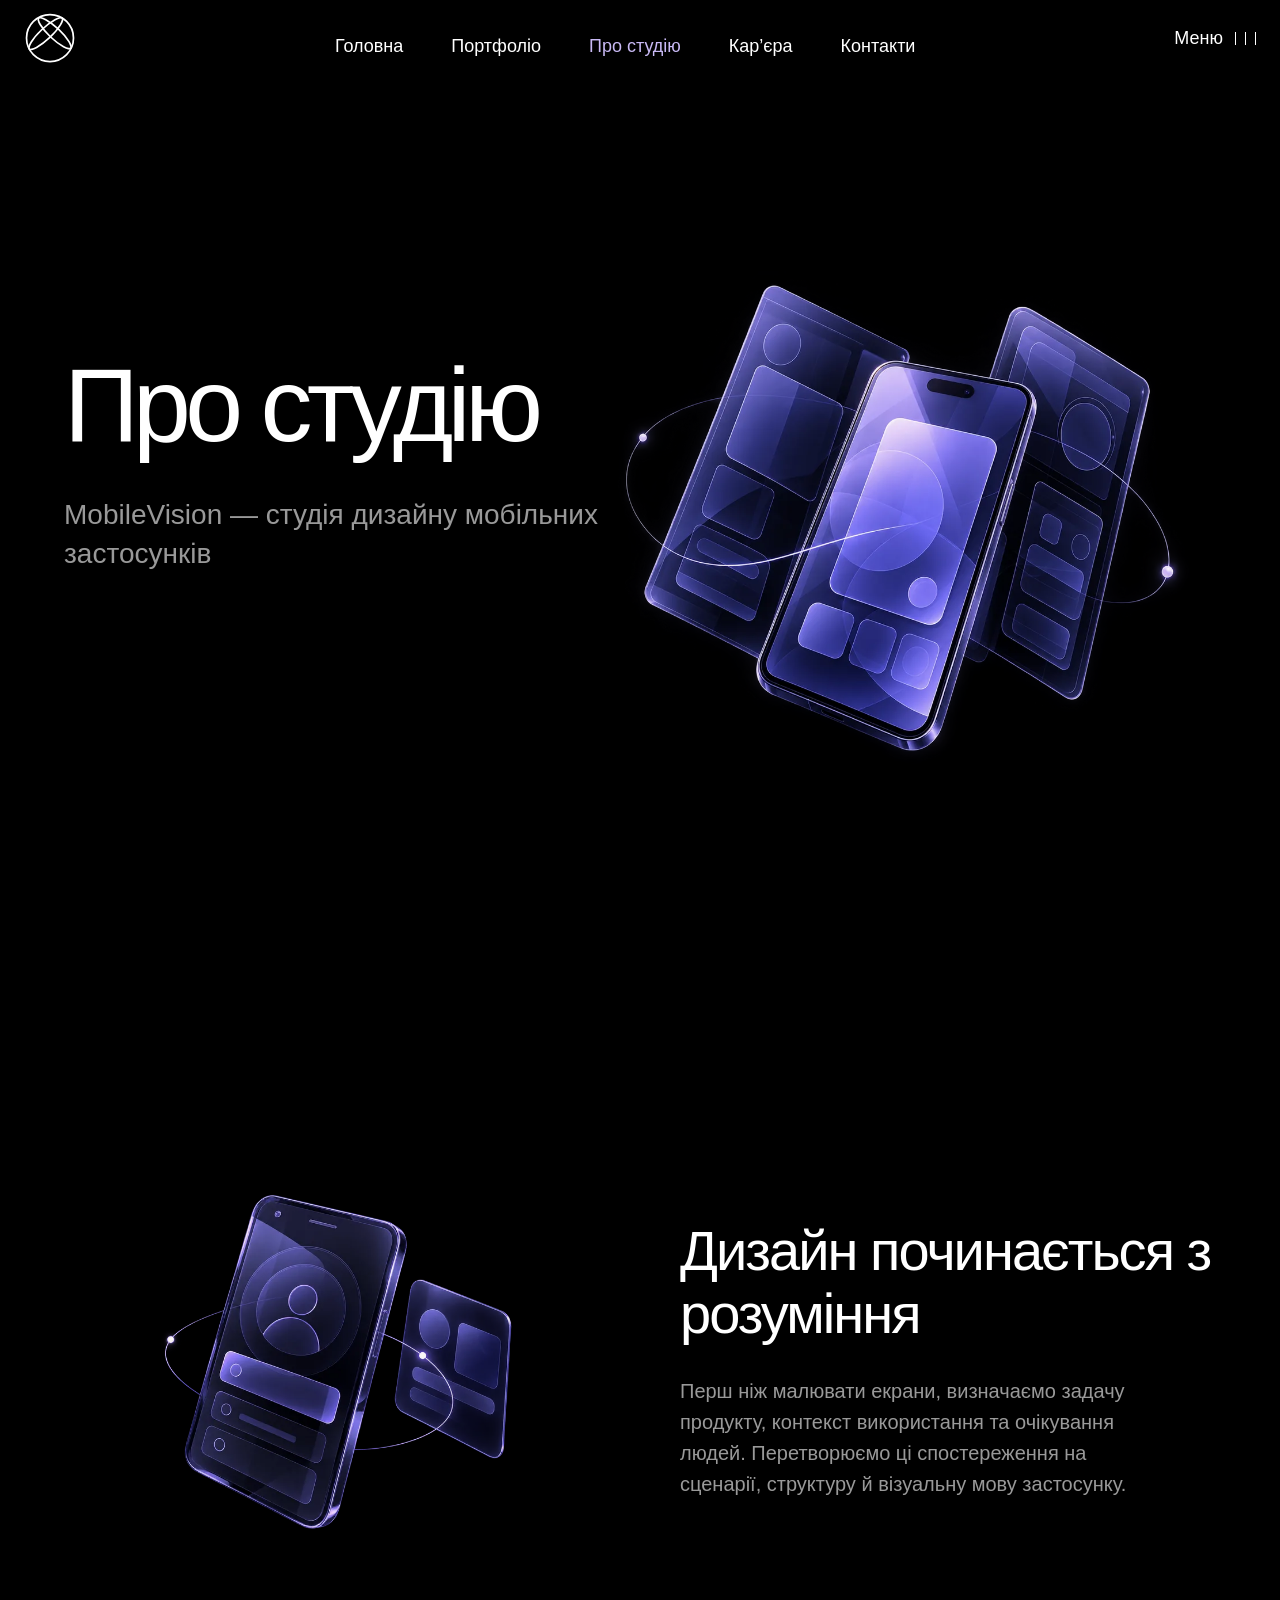
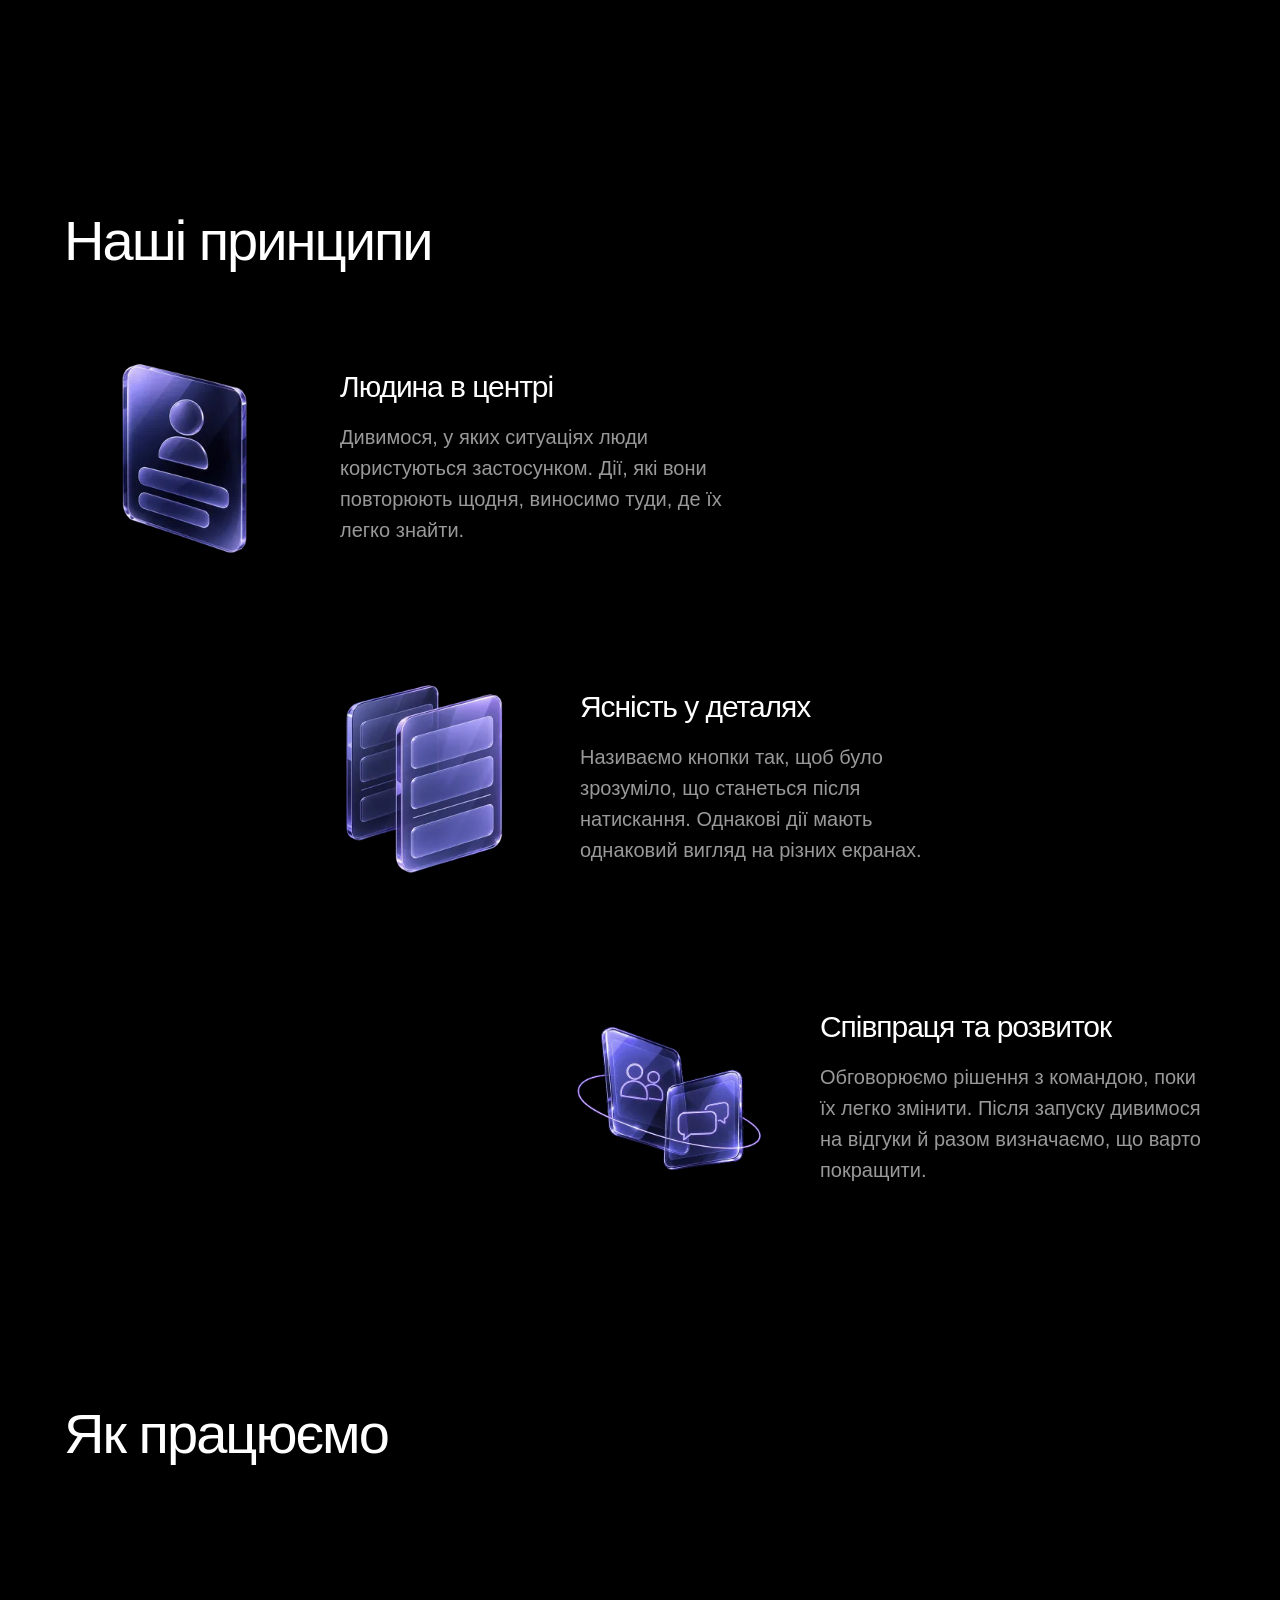
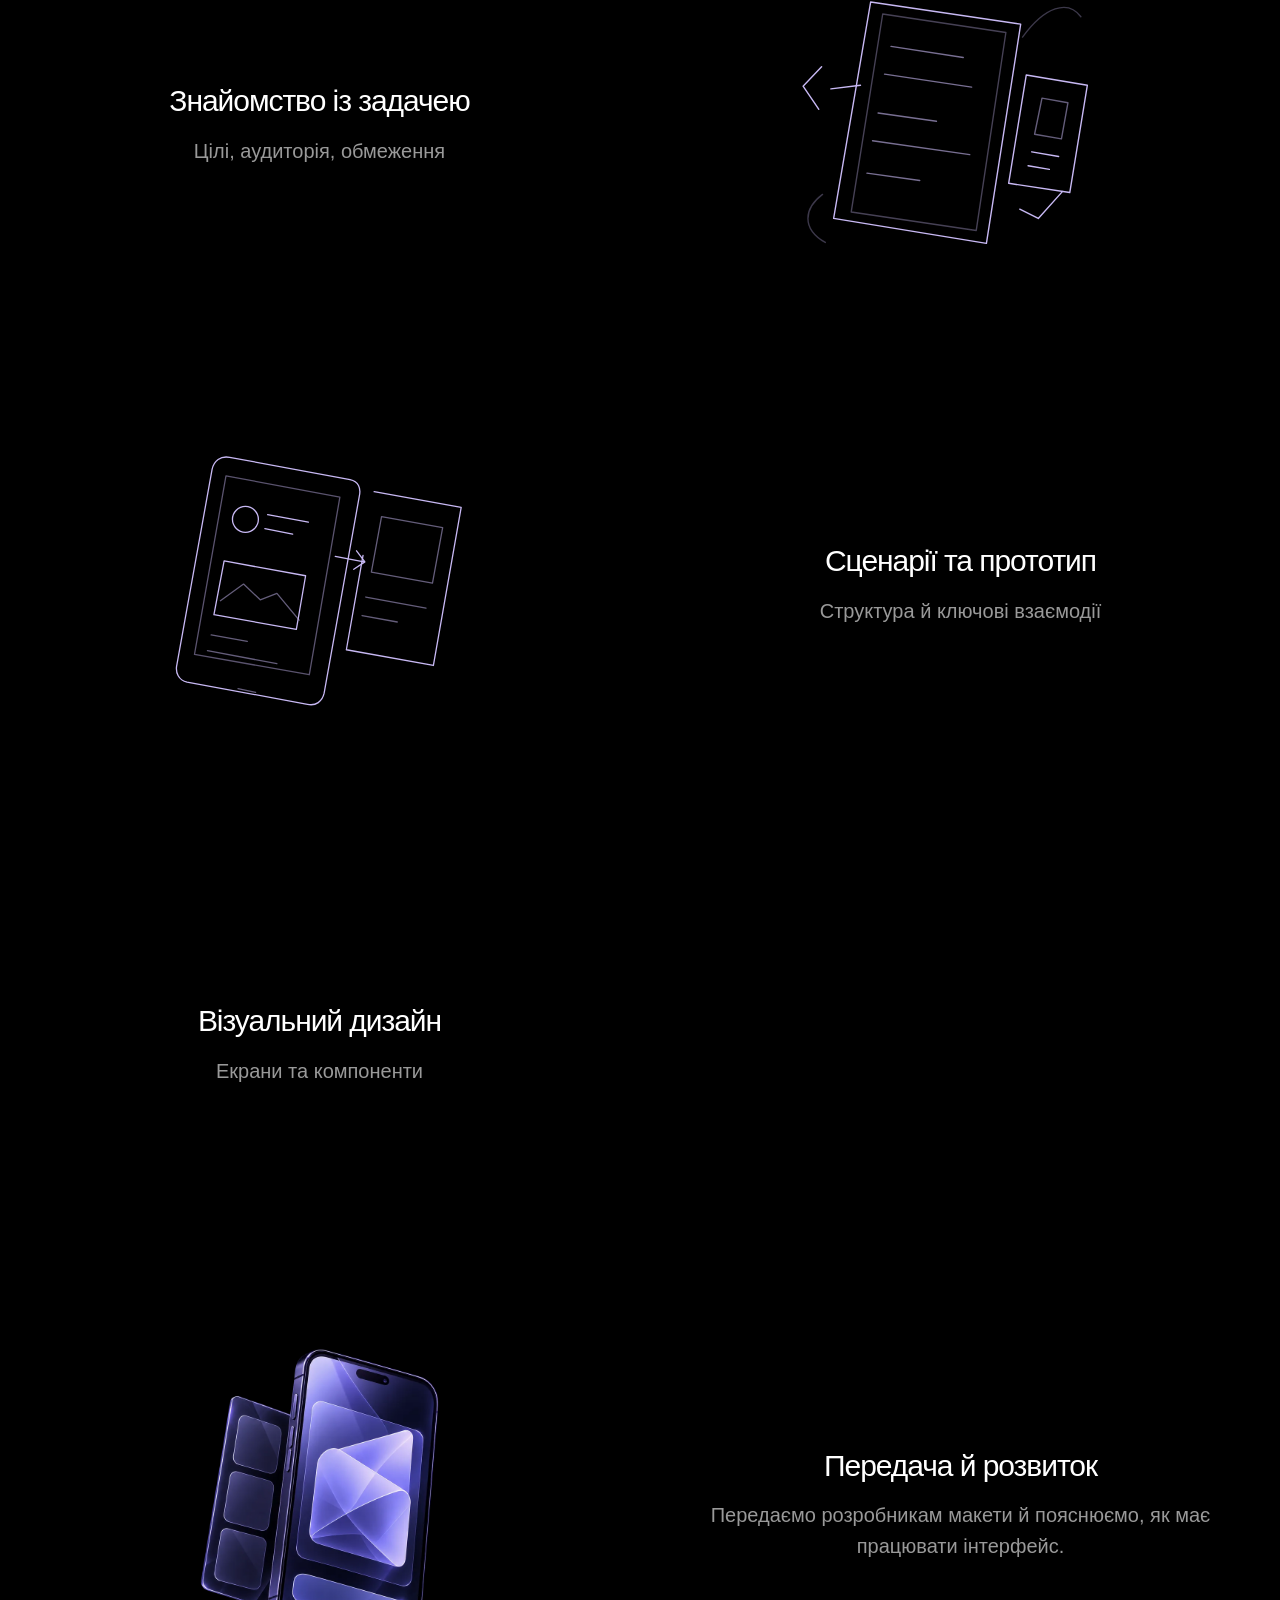
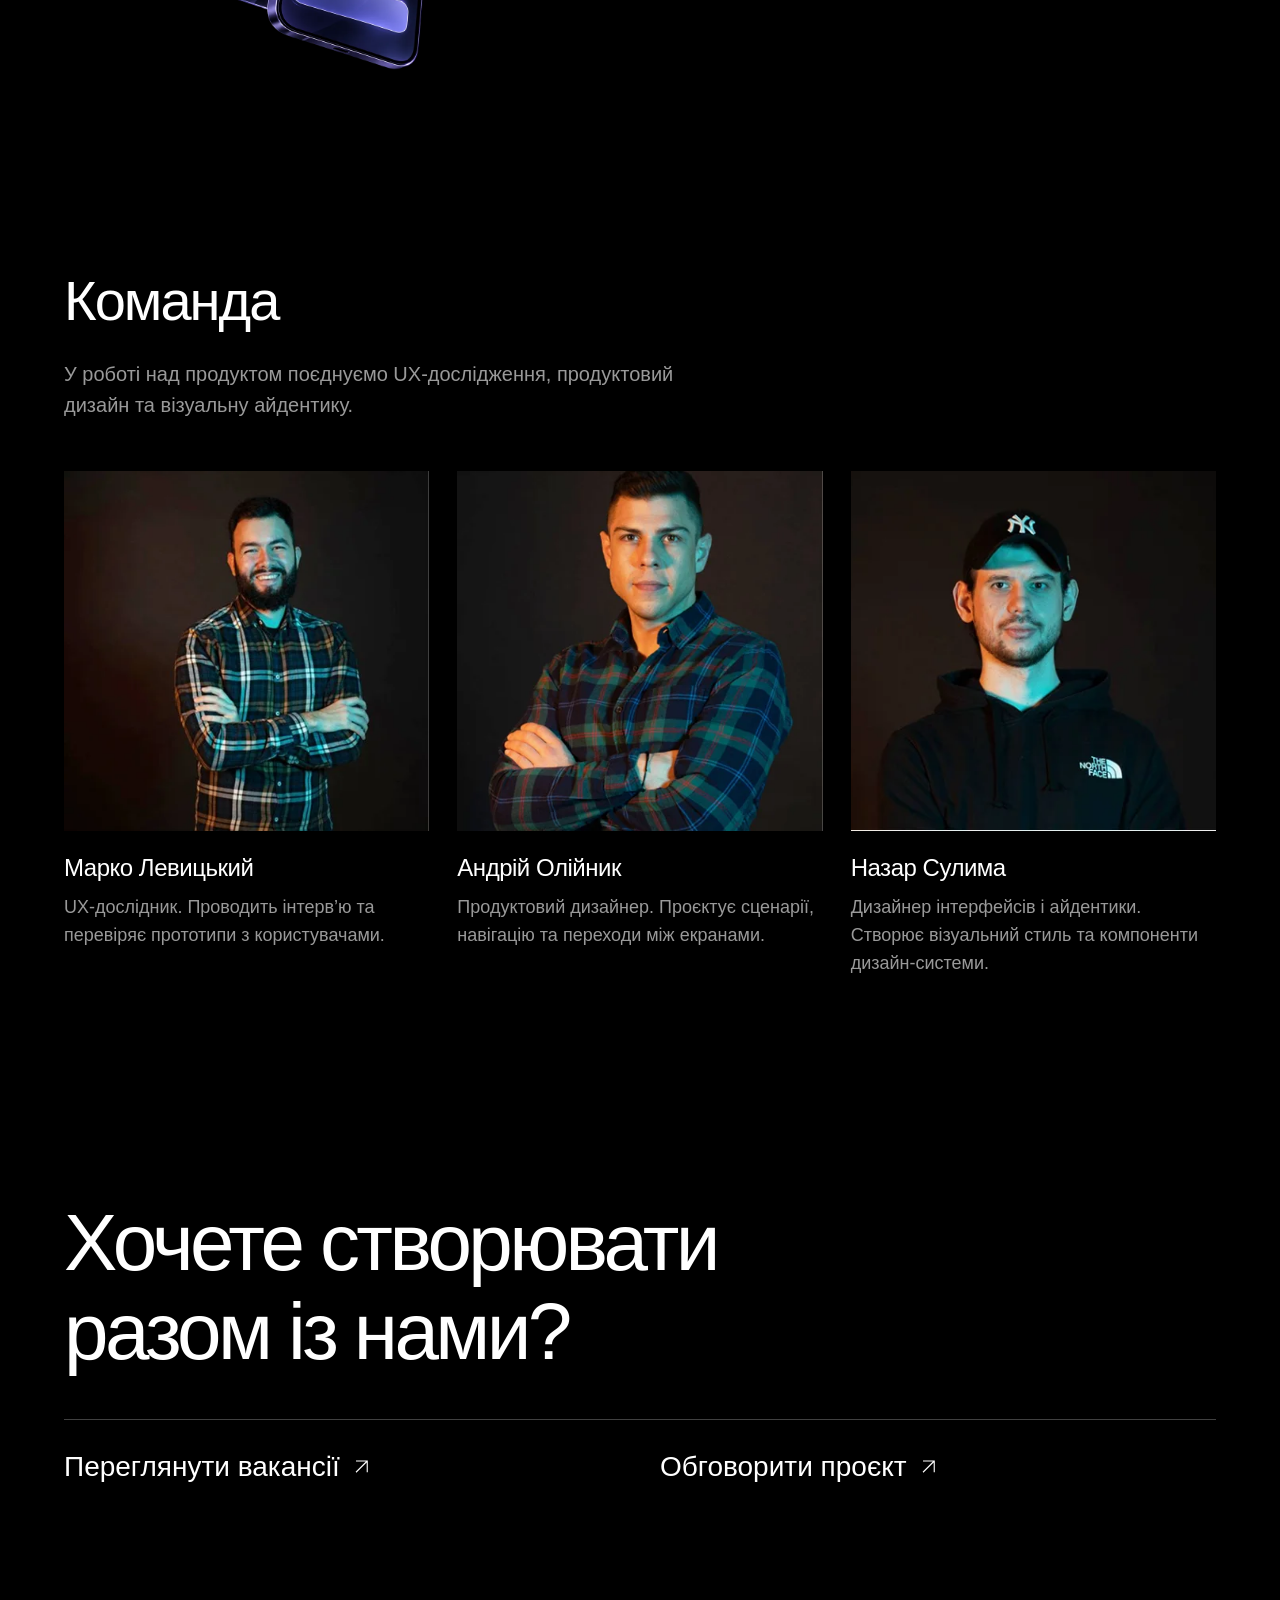
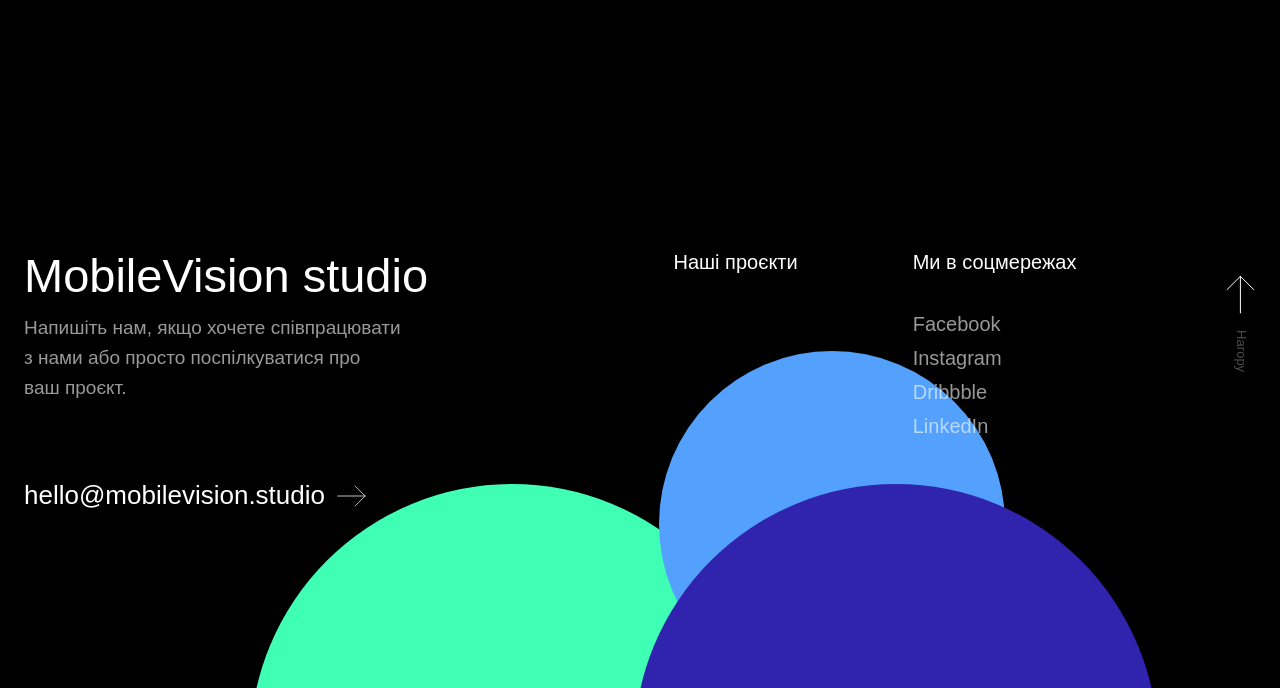
<file: about.html>
<!DOCTYPE html>
<html lang="uk">
<head>
    <meta charset="UTF-8">
    <meta name="viewport" content="width=device-width, initial-scale=1.0">
    <title>Про студію — MobileVision</title>
    <meta name="description" content="Познайомтеся з MobileVision: підхід до UX/UI дизайну, принципи команди та етапи роботи над мобільними продуктами.">
    <link rel="icon" type="image/svg+xml" href="assets/images/favicon.svg">
    <link rel="icon" sizes="any" href="assets/images/favicon.ico">
    <link rel="apple-touch-icon" sizes="180x180" href="assets/images/apple-touch-icon.png">
    <link rel="stylesheet" href="assets/css/common.css">
    <link rel="stylesheet" href="assets/css/pages/about.css">
    <script type="module" src="assets/js/pages/about.js"></script>
</head>
<body class="detail-page" data-scroll-effects>
    <header class="main-header">
        <div class="main-header__inner d-flex content-wrap">
            <a href="index.html" class="main-header__logo-link">
                <img src="assets/images/favicon.svg" alt="Логотип студії MobileVision">
            </a>
            <nav id="main-header__nav" class="nav">
                <ul class="nav__list d-flex">
                    <li class="nav__item"><a href="index.html" class="nav__link">Головна</a></li>
                    <li class="nav__item"><a href="portfolio.html" class="nav__link">Портфоліо</a></li>
                    <li class="nav__item"><a href="about.html" class="nav__link" data-current="page">Про студію</a></li>
                    <li class="nav__item">
                        <a href="careers.html" class="nav__link">
                            Кар’єра
                            <span class="badge d-flex item-center" data-vacancy-count hidden></span>
                        </a>
                    </li>
                    <li class="nav__item"><a href="#contact" class="nav__link">Контакти</a></li>
                </ul>
            </nav>
            <button id="menu-btn" class="menu-btn d-flex" type="button">
                <span id="menu-btn__text" class="menu-btn__text">Меню</span>
                <svg class="menu-btn__icon" width="21" height="21">
                    <use id="menu-btn__use" href="assets/images/icons-sprite.svg#icon-burger-menu"></use>
                </svg>
            </button>
        </div>
        <div id="menu-overlay" class="menu-overlay" role="dialog" inert>
            <div class="menu-overlay__inner d-flex content-wrap">
                <nav class="menu-overlay__nav d-flex">
                    <ul class="menu-overlay__list d-flex item-center">
                        <li class="menu-overlay__item">
                            <a href="index.html" class="menu-overlay__link">Головна</a>
                        </li>
                        <li class="menu-overlay__item">
                            <a href="portfolio.html" class="menu-overlay__link">Портфоліо</a>
                        </li>
                        <li class="menu-overlay__item">
                            <a href="about.html" class="menu-overlay__link" data-current="page">Про студію</a>
                        </li>
                        <li class="menu-overlay__item">
                            <a href="careers.html" class="menu-overlay__link">
                                Кар’єра
                                <span class="badge d-flex item-center" data-vacancy-count hidden></span>
                            </a>
                        </li>
                        <li class="menu-overlay__item">
                            <a href="#contact" class="menu-overlay__link">Контакти</a>
                        </li>
                    </ul>
                    <a href="mailto:hello@mobilevision.studio" class="menu-overlay__email link-arrow">
                        hello@mobilevision.studio
                        <svg class="link-arrow__icon" width="30" height="30">
                            <use href="assets/images/icons-sprite.svg#icon-arrow-right"></use>
                        </svg>
                    </a>
                </nav>
                <div class="menu-overlay__info d-flex">
                    <div class="menu-overlay__col">
                        <p class="menu-overlay__col-title">Наші проєкти</p>
                        <ul class="menu-overlay__col-list">
                            <li><a href="project.html?id=wingriders" class="menu-overlay__col-link" data-project-link="wingriders" hidden>WingRiders</a></li>
                            <li><a href="project.html?id=trackee" class="menu-overlay__col-link" data-project-link="trackee" hidden>Trackee</a></li>
                            <li><a href="project.html?id=worldcoin" class="menu-overlay__col-link" data-project-link="worldcoin" hidden>Worldcoin</a></li>
                            <li><a href="project.html?id=audience-plus" class="menu-overlay__col-link" data-project-link="audience-plus" hidden>Audience+</a></li>
                        </ul>
                    </div>
                    <div class="menu-overlay__col">
                        <p class="menu-overlay__col-title">Ми в соцмережах</p>
                        <ul class="menu-overlay__col-list">
                            <li><a href="https://facebook.com" target="_blank" rel="noopener noreferrer" class="menu-overlay__col-link">Facebook</a></li>
                            <li><a href="https://instagram.com" target="_blank" rel="noopener noreferrer" class="menu-overlay__col-link">Instagram</a></li>
                            <li><a href="https://dribbble.com" target="_blank" rel="noopener noreferrer" class="menu-overlay__col-link">Dribbble</a></li>
                            <li><a href="https://linkedin.com" target="_blank" rel="noopener noreferrer" class="menu-overlay__col-link">LinkedIn</a></li>
                        </ul>
                    </div>
                </div>
            </div>
        </div>
    </header>
    <main class="detail-content">
        <section class="page-intro section-wrap">
            <div class="text-block">
                <h1 tabindex="-1">Про студію</h1>
                <p class="page-intro__text">MobileVision — студія дизайну мобільних застосунків</p>
            </div>
            <div class="media-frame page-intro__media">
                <img src="assets/images/studio/hero.webp" srcset="assets/images/studio/hero-640.webp 640w, assets/images/studio/hero.webp 1200w" sizes="(min-width: 1101px) 790px, (min-width: 769px) 60vw, 1px" alt="" width="1200" height="900" fetchpriority="high">
                <span class="media-fallback" hidden>Зображення недоступне</span>
            </div>
        </section>
        <section class="page-section split-panel section-wrap">
            <div class="media-frame split-panel__media">
                <img src="assets/images/studio/approach.webp" srcset="assets/images/studio/approach-480.webp 480w, assets/images/studio/approach.webp 960w" sizes="(min-width: 769px) 616px, 100vw" alt="" width="960" height="720" loading="lazy">
                <span class="media-fallback" hidden>Зображення недоступне</span>
            </div>
            <div class="text-block">
                <h2 tabindex="-1">Дизайн починається з розуміння</h2>
                <p>Перш ніж малювати екрани, визначаємо задачу продукту, контекст використання та очікування людей. Перетворюємо ці спостереження на сценарії, структуру й візуальну мову застосунку.</p>
            </div>
        </section>
        <section class="page-section section-wrap">
            <h2 tabindex="-1">Наші принципи</h2>
            <div class="linked-list">
                <svg class="connector-line" viewBox="0 0 1312 890" preserveAspectRatio="none">
                    <path d="M120 220C80 290 260 280 330 345"/>
                    <path d="M360 540C310 625 500 620 570 675"/>
                </svg>
                <ul class="staggered-list">
                    <li>
                        <div class="media-frame staggered-list__media">
                            <img src="assets/images/studio/human.webp" srcset="assets/images/studio/human-320.webp 320w, assets/images/studio/human.webp 640w" sizes="(min-width: 1101px) 240px, (min-width: 769px) 190px, 110px" alt="" width="640" height="640" loading="lazy">
                            <span class="media-fallback" hidden>Зображення недоступне</span>
                        </div>
                        <div class="text-block">
                            <h3>Людина в центрі</h3>
                            <p>Дивимося, у яких ситуаціях люди користуються застосунком. Дії, які вони повторюють щодня, виносимо туди, де їх легко знайти.</p>
                        </div>
                    </li>
                    <li>
                        <div class="media-frame staggered-list__media">
                            <img src="assets/images/studio/clarity.webp" srcset="assets/images/studio/clarity-320.webp 320w, assets/images/studio/clarity.webp 640w" sizes="(min-width: 1101px) 240px, (min-width: 769px) 190px, 110px" alt="" width="640" height="640" loading="lazy">
                            <span class="media-fallback" hidden>Зображення недоступне</span>
                        </div>
                        <div class="text-block">
                            <h3>Ясність у деталях</h3>
                            <p>Називаємо кнопки так, щоб було зрозуміло, що станеться після натискання. Однакові дії мають однаковий вигляд на різних екранах.</p>
                        </div>
                    </li>
                    <li>
                        <div class="media-frame staggered-list__media">
                            <img src="assets/images/studio/collaboration.webp" srcset="assets/images/studio/collaboration-320.webp 320w, assets/images/studio/collaboration.webp 640w" sizes="(min-width: 1101px) 240px, (min-width: 769px) 190px, 110px" alt="" width="640" height="640" loading="lazy">
                            <span class="media-fallback" hidden>Зображення недоступне</span>
                        </div>
                        <div class="text-block">
                            <h3>Співпраця та розвиток</h3>
                            <p>Обговорюємо рішення з командою, поки їх легко змінити. Після запуску дивимося на відгуки й разом визначаємо, що варто покращити.</p>
                        </div>
                    </li>
                </ul>
            </div>
        </section>
        <section class="page-section section-wrap">
            <h2 tabindex="-1">Як працюємо</h2>
            <div class="alternating-flow">
                <svg class="connector-line" viewBox="0 0 1200 1000" preserveAspectRatio="none">
                    <path d="M600 20C850 160 350 220 600 340S850 600 600 680S350 900 600 980"/>
                </svg>
                <ol class="alternating-list">
                    <li>
                        <div class="text-block">
                            <h3>Знайомство із задачею</h3>
                            <p>Цілі, аудиторія, обмеження</p>
                        </div>
                        <div class="media-frame alternating-list__media">
                            <img src="assets/images/studio/discovery.svg" alt="" width="500" height="400" loading="lazy">
                            <span class="media-fallback" hidden>Зображення недоступне</span>
                        </div>
                    </li>
                    <li>
                        <div class="text-block">
                            <h3>Сценарії та прототип</h3>
                            <p>Структура й ключові взаємодії</p>
                        </div>
                        <div class="media-frame alternating-list__media">
                            <img src="assets/images/studio/prototype.svg" alt="" width="500" height="400" loading="lazy">
                            <span class="media-fallback" hidden>Зображення недоступне</span>
                        </div>
                    </li>
                    <li>
                        <div class="text-block">
                            <h3>Візуальний дизайн</h3>
                            <p>Екрани та компоненти</p>
                        </div>
                        <div class="media-frame alternating-list__media">
                            <img src="assets/images/studio/hero.webp" srcset="assets/images/studio/hero-640.webp 640w, assets/images/studio/hero.webp 1200w" sizes="(min-width: 769px) 590px, 100vw" alt="" width="1200" height="900" loading="lazy">
                            <span class="media-fallback" hidden>Зображення недоступне</span>
                        </div>
                    </li>
                    <li>
                        <div class="text-block">
                            <h3>Передача й розвиток</h3>
                            <p>Передаємо розробникам макети й пояснюємо, як має працювати інтерфейс.</p>
                        </div>
                        <div class="media-frame alternating-list__media">
                            <img class="media-frame__image--compact" src="assets/images/studio/handoff.webp" srcset="assets/images/studio/handoff-480.webp 480w, assets/images/studio/handoff.webp 1000w" sizes="(min-width: 769px) 590px, 100vw" alt="" width="1000" height="1000" loading="lazy">
                            <span class="media-fallback" hidden>Зображення недоступне</span>
                        </div>
                    </li>
                </ol>
            </div>
        </section>
        <section class="page-section section-wrap">
            <div class="card-grid__heading">
                <h2 tabindex="-1">Команда</h2>
                <p>У роботі над продуктом поєднуємо UX-дослідження, продуктовий дизайн та візуальну айдентику.</p>
            </div>
            <ul class="card-grid">
                <li>
                    <div class="card-grid__media">
                        <img src="assets/images/team/team-1.webp" alt="" width="461" height="690" loading="lazy">
                        <span class="media-fallback" hidden>Зображення недоступне</span>
                    </div>
                    <div>
                        <h3>Марко Левицький</h3>
                        <p>UX-дослідник. Проводить інтерв’ю та перевіряє прототипи з користувачами.</p>
                    </div>
                </li>
                <li>
                    <div class="card-grid__media">
                        <img src="assets/images/team/team-2.webp" alt="" width="461" height="687" loading="lazy">
                        <span class="media-fallback" hidden>Зображення недоступне</span>
                    </div>
                    <div>
                        <h3>Андрій Олійник</h3>
                        <p>Продуктовий дизайнер. Проєктує сценарії, навігацію та переходи між екранами.</p>
                    </div>
                </li>
                <li>
                    <div class="card-grid__media">
                        <img src="assets/images/team/team-3.webp" alt="" width="576" height="384" loading="lazy">
                        <span class="media-fallback" hidden>Зображення недоступне</span>
                    </div>
                    <div>
                        <h3>Назар Сулима</h3>
                        <p>Дизайнер інтерфейсів і айдентики. Створює візуальний стиль та компоненти дизайн-системи.</p>
                    </div>
                </li>
            </ul>
        </section>
        <section class="page-section action-panel section-wrap">
            <h2 tabindex="-1">Хочете створювати<br>разом із нами?</h2>
            <div class="action-panel__list">
                <a class="action-panel__item text-action text-action--diagonal" href="careers.html#vacancies">
                    Переглянути вакансії
                    <svg class="diagonal text-action__icon" viewBox="0 0 24 24">
                        <use href="assets/images/icons-sprite.svg#icon-arrow-diagonal"></use>
                    </svg>
                </a>
                <a class="action-panel__item text-action text-action--diagonal" href="#contact" data-open-brief>
                    Обговорити проєкт
                    <svg class="diagonal text-action__icon" viewBox="0 0 24 24">
                        <use href="assets/images/icons-sprite.svg#icon-arrow-diagonal"></use>
                    </svg>
                </a>
            </div>
        </section>
    </main>
    <footer class="main-footer" id="contact">
        <div class="main-footer__inner content-wrap d-flex">
            <div class="main-footer__info">
                <h2 class="main-footer__title">MobileVision studio</h2>
                <p class="main-footer__desc text-sm">
                    Напишіть нам, якщо хочете співпрацювати з нами або просто поспілкуватися про ваш проєкт.
                </p>
                <a href="mailto:hello@mobilevision.studio" class="main-footer__email link-arrow">
                    hello@mobilevision.studio
                    <svg class="link-arrow__icon" width="30" height="30">
                        <use href="assets/images/icons-sprite.svg#icon-arrow-right"></use>
                    </svg>
                </a>
            </div>
            <nav class="main-footer__nav d-flex">
                <div class="main-footer__nav-col">
                    <h3 class="main-footer__nav-title">Наші проєкти</h3>
                    <ul class="main-footer__nav-list">
                        <li><a href="project.html?id=wingriders" class="main-footer__nav-link" data-project-link="wingriders" hidden>WingRiders</a></li>
                        <li><a href="project.html?id=trackee" class="main-footer__nav-link" data-project-link="trackee" hidden>Trackee</a></li>
                        <li><a href="project.html?id=worldcoin" class="main-footer__nav-link" data-project-link="worldcoin" hidden>Worldcoin</a></li>
                        <li><a href="project.html?id=audience-plus" class="main-footer__nav-link" data-project-link="audience-plus" hidden>Audience+</a></li>
                    </ul>
                </div>
                <div class="main-footer__nav-col">
                    <h3 class="main-footer__nav-title">Ми в соцмережах</h3>
                    <ul class="main-footer__nav-list">
                        <li><a href="https://facebook.com" target="_blank" rel="noopener noreferrer" class="main-footer__nav-link">Facebook</a></li>
                        <li><a href="https://instagram.com" target="_blank" rel="noopener noreferrer" class="main-footer__nav-link">Instagram</a></li>
                        <li><a href="https://dribbble.com" target="_blank" rel="noopener noreferrer" class="main-footer__nav-link">Dribbble</a></li>
                        <li><a href="https://linkedin.com" target="_blank" rel="noopener noreferrer" class="main-footer__nav-link">LinkedIn</a></li>
                    </ul>
                </div>
            </nav>
            <button class="main-footer__scroll-top" type="button"><span class="visually-hidden">Прокрутити сторінку нагору</span>
                <svg class="main-footer__scroll-top-icon" width="40" height="39">
                    <use href="assets/images/icons-sprite.svg#icon-arrow-up"></use>
                </svg>
                Нагору
            </button>
        </div>
        <div class="main-footer__circles">
            <div class="main-footer__circle main-footer__circle--green"></div>
            <div class="main-footer__circle main-footer__circle--blue"></div>
            <div class="main-footer__circle main-footer__circle--purple"></div>
        </div>
    </footer>
    <dialog class="brief">
        <div class="brief__header">
            <h2>Обговорити проєкт</h2>
            <button class="brief__close dialog-close" type="button" data-close-dialog autofocus><span class="visually-hidden">Закрити форму</span>
                <svg width="24" height="24">
                    <use href="assets/images/icons-sprite.svg#icon-close-plain"></use>
                </svg>
            </button>
        </div>
        <div class="brief__scroll">
            <p class="brief__lead">Розкажіть про задачу — ми зв’яжемося з вами.</p>
            <form novalidate>
                <div class="fields">
                    <div class="field">
                        <label for="brief-name">Ім’я <span>*</span></label>
                        <input id="brief-name" name="name" type="text" autocomplete="given-name" required maxlength="80" placeholder="Як до вас звертатися">
                        <p class="field__error" id="brief-name-error" hidden></p>
                    </div>
                    <div class="field">
                        <label for="brief-service">Що вам потрібно? <small>необов’язково</small></label>
                        <select id="brief-service" name="service">
                            <option value="">Оберіть напрям</option>
                            <option value="new-design">Дизайн нового застосунку</option>
                            <option value="redesign">Редизайн наявного застосунку</option>
                            <option value="research">Дослідження та прототип</option>
                            <option value="design-system">Дизайн-система та супровід</option>
                            <option value="undecided">Ще не визначився</option>
                        </select>
                        <p class="field__error" id="brief-service-error" hidden></p>
                    </div>
                    <div class="field">
                        <label for="brief-email">Email <span>*</span></label>
                        <input id="brief-email" name="email" type="email" autocomplete="email" required pattern=".+@.+\..+" maxlength="254" placeholder="you@example.com">
                        <p class="field__error" id="brief-email-error" hidden></p>
                    </div>
                    <div class="field">
                        <label for="brief-phone">Телефон <small>необов’язково</small></label>
                        <input id="brief-phone" name="phone" type="tel" autocomplete="tel" placeholder="Номер телефону">
                        <p class="field__error" id="brief-phone-error" hidden></p>
                    </div>
                    <div class="field field--description">
                        <label for="brief-description">Коротко про задачу <span>*</span></label>
                        <textarea id="brief-description" name="description" required minlength="10" maxlength="2000" placeholder="Яку ідею або задачу ви хочете опрацювати?"></textarea>
                        <p class="field__error" id="brief-description-error" hidden></p>
                    </div>
                    <div class="field field--url">
                        <label for="brief-url">Посилання на продукт або матеріали <small>необов’язково</small></label>
                        <input id="brief-url" name="url" type="text" inputmode="url" maxlength="2000" placeholder="https://">
                        <p class="field__error" id="brief-url-error" hidden></p>
                    </div>
                </div>
                <div class="brief__bottom">
                    <p>* — обов’язкові поля</p>
                    <button class="brief__submit" type="submit">
                        Надіслати запит
                        <svg class="text-action__icon" viewBox="0 0 39 40">
                            <use href="assets/images/icons-sprite.svg#icon-arrow-right"></use>
                        </svg>
                    </button>
                </div>
            </form>
        </div>
    </dialog>

</body>
</html>
</file>
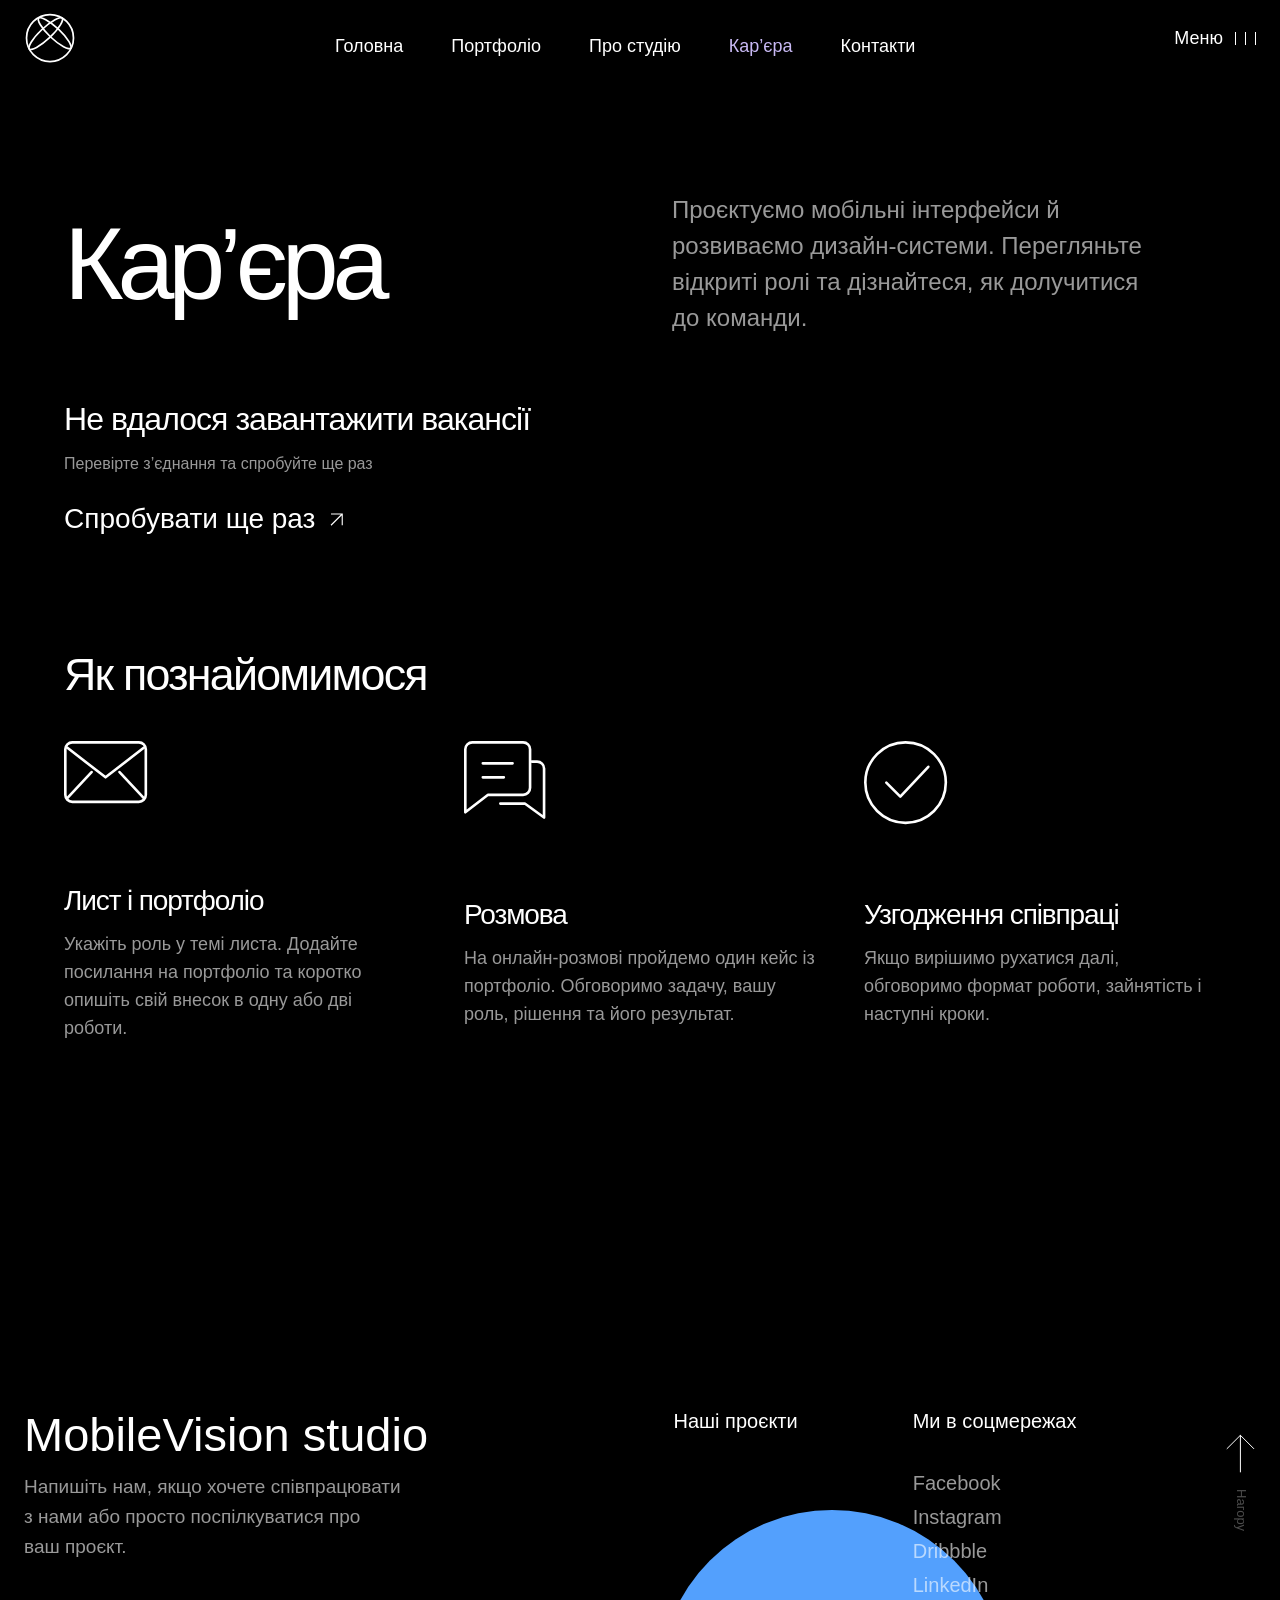
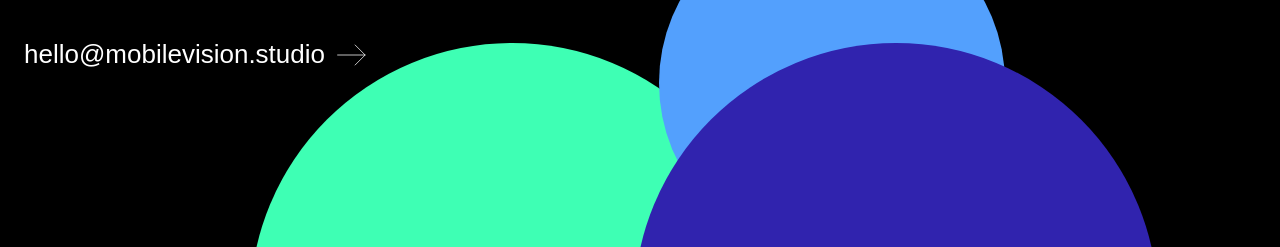
<file: careers.html>
<!DOCTYPE html>
<html lang="uk">
    <head>
    <meta charset="UTF-8">
    <meta name="viewport" content="width=device-width, initial-scale=1.0">
    <title>Кар’єра — MobileVision</title>
    <meta name="description" content="Доступні вакансії MobileVision. Дізнайтеся про роботу й очікування від дизайнерів та етапи знайомства.">
    <link rel="icon" type="image/svg+xml" href="assets/images/favicon.svg">
    <link rel="icon" sizes="any" href="assets/images/favicon.ico">
    <link rel="apple-touch-icon" sizes="180x180" href="assets/images/apple-touch-icon.png">
    <link rel="stylesheet" href="assets/css/common.css">
    <link rel="stylesheet" href="assets/css/pages/careers.css">
    <script type="module" src="assets/js/pages/careers.js"></script>
</head>
    <body class="detail-page" data-careers-effects>
    <header class="main-header">
        <div class="main-header__inner d-flex content-wrap">
            <a href="index.html" class="main-header__logo-link">
                <img src="assets/images/favicon.svg" alt="Логотип студії MobileVision">
            </a>
            <nav id="main-header__nav" class="nav">
                <ul class="nav__list d-flex">
                    <li class="nav__item"><a href="index.html" class="nav__link">Головна</a></li>
                    <li class="nav__item"><a href="portfolio.html" class="nav__link">Портфоліо</a></li>
                    <li class="nav__item"><a href="about.html" class="nav__link">Про студію</a></li>
                    <li class="nav__item">
                        <a href="careers.html" class="nav__link" data-current="page">
                            Кар’єра
                            <span class="badge d-flex item-center" data-vacancy-count hidden></span>
                        </a>
                    </li>
                    <li class="nav__item"><a href="#contact" class="nav__link">Контакти</a></li>
                </ul>
            </nav>
            <button id="menu-btn" class="menu-btn d-flex" type="button">
                <span id="menu-btn__text" class="menu-btn__text">Меню</span>
                <svg class="menu-btn__icon" width="21" height="21">
                    <use id="menu-btn__use" href="assets/images/icons-sprite.svg#icon-burger-menu"></use>
                </svg>
            </button>
        </div>
        <div id="menu-overlay" class="menu-overlay" role="dialog" inert>
            <div class="menu-overlay__inner d-flex content-wrap">
                <nav class="menu-overlay__nav d-flex">
                    <ul class="menu-overlay__list d-flex item-center">
                        <li class="menu-overlay__item">
                            <a href="index.html" class="menu-overlay__link">Головна</a>
                        </li>
                        <li class="menu-overlay__item">
                            <a href="portfolio.html" class="menu-overlay__link">Портфоліо</a>
                        </li>
                        <li class="menu-overlay__item">
                            <a href="about.html" class="menu-overlay__link">Про студію</a>
                        </li>
                        <li class="menu-overlay__item">
                            <a href="careers.html" class="menu-overlay__link" data-current="page">
                                Кар’єра
                                <span class="badge d-flex item-center" data-vacancy-count hidden></span>
                            </a>
                        </li>
                        <li class="menu-overlay__item">
                            <a href="#contact" class="menu-overlay__link">Контакти</a>
                        </li>
                    </ul>
                    <a href="mailto:hello@mobilevision.studio" class="menu-overlay__email link-arrow">
                        hello@mobilevision.studio
                        <svg class="link-arrow__icon" width="30" height="30">
                            <use href="assets/images/icons-sprite.svg#icon-arrow-right"></use>
                        </svg>
                    </a>
                </nav>
                <div class="menu-overlay__info d-flex">
                    <div class="menu-overlay__col">
                        <p class="menu-overlay__col-title">Наші проєкти</p>
                        <ul class="menu-overlay__col-list">
                            <li><a href="project.html?id=wingriders" class="menu-overlay__col-link" data-project-link="wingriders" hidden>WingRiders</a></li>
                            <li><a href="project.html?id=trackee" class="menu-overlay__col-link" data-project-link="trackee" hidden>Trackee</a></li>
                            <li><a href="project.html?id=worldcoin" class="menu-overlay__col-link" data-project-link="worldcoin" hidden>Worldcoin</a></li>
                            <li><a href="project.html?id=audience-plus" class="menu-overlay__col-link" data-project-link="audience-plus" hidden>Audience+</a></li>
                        </ul>
                    </div>
                    <div class="menu-overlay__col">
                        <p class="menu-overlay__col-title">Ми в соцмережах</p>
                        <ul class="menu-overlay__col-list">
                            <li><a href="https://facebook.com" target="_blank" rel="noopener noreferrer" class="menu-overlay__col-link">Facebook</a></li>
                            <li><a href="https://instagram.com" target="_blank" rel="noopener noreferrer" class="menu-overlay__col-link">Instagram</a></li>
                            <li><a href="https://dribbble.com" target="_blank" rel="noopener noreferrer" class="menu-overlay__col-link">Dribbble</a></li>
                            <li><a href="https://linkedin.com" target="_blank" rel="noopener noreferrer" class="menu-overlay__col-link">LinkedIn</a></li>
                        </ul>
                    </div>
                </div>
            </div>
        </div>
    </header>
        <main class="hiring-content section-wrap" data-careers-view>
            <div class="overview-view" hidden>
                <section class="page-lead">
                    <h1 id="page-heading">Кар’єра</h1>
                    <p>Проєктуємо мобільні інтерфейси й розвиваємо дизайн-системи. Перегляньте відкриті ролі та дізнайтеся, як долучитися до команди.</p>
                </section>
                <section id="vacancies">
                    <div class="browse-list"></div>
                    <div class="empty-list" hidden>
                        <h2>Наразі відкритих вакансій немає</h2>
                        <p>
                            Перегляньте сторінку пізніше або
                            <a href="#contact">напишіть нам</a>
                        </p>
                    </div>
                </section>
                <section class="meeting-section">
                    <h2>Як познайомимося</h2>
                    <ol class="stage-list">
                        <li>
                            <svg class="stage-icon" viewBox="0 0 64 64">
                                <use href="assets/images/icons-sprite.svg#icon-mail"></use>
                            </svg>
                            <div>
                                <h3>Лист і портфоліо</h3>
                                <p>Укажіть роль у темі листа. Додайте посилання на портфоліо та коротко опишіть свій внесок в одну або дві роботи.</p>
                            </div>
                        </li>
                        <li>
                            <svg class="stage-icon" viewBox="0 0 64 64">
                                <use href="assets/images/icons-sprite.svg#icon-conversation"></use>
                            </svg>
                            <div>
                                <h3>Розмова</h3>
                                <p>На онлайн-розмові пройдемо один кейс із портфоліо. Обговоримо задачу, вашу роль, рішення та його результат.</p>
                            </div>
                        </li>
                        <li>
                            <svg class="stage-icon" viewBox="0 0 64 64">
                                <use href="assets/images/icons-sprite.svg#icon-agreement"></use>
                            </svg>
                            <div>
                                <h3>Узгодження співпраці</h3>
                                <p>Якщо вирішимо рухатися далі, обговоримо формат роботи, зайнятість і наступні кроки.</p>
                            </div>
                        </li>
                    </ol>
                </section>
            </div>
            <div class="detail-view" hidden>
                <a class="text-action text-action--back return-link" href="#vacancies" data-return-vacancies>
                    <svg class="text-action__icon" viewBox="0 0 24 24">
                        <use href="assets/images/icons-sprite.svg#icon-arrow-diagonal" transform="rotate(225 12 12)"></use>
                    </svg>
                    До вакансій
                </a>
                <div data-vacancy-details></div>
            </div>
            <section class="empty-state vacancy-missing" hidden>
                <h1>Вакансію не знайдено</h1>
                <p>Ця роль наразі недоступна. Перегляньте актуальні вакансії або напишіть нам</p>
                <a class="text-action empty-state__action return-link" href="#vacancies" data-return-vacancies>
                    До вакансій
                    <svg class="text-action__icon" viewBox="0 0 24 24">
                        <use href="assets/images/icons-sprite.svg#icon-arrow-diagonal" transform="rotate(45 12 12)"></use>
                    </svg>
                </a>
            </section>
            <noscript>
                <section class="page-lead fallback-view">
                    <h1>Кар’єра</h1>
                    <div>
                        <p>Щоб переглянути описи вакансій, увімкніть JavaScript. Щодо співпраці можна написати нам</p>
                        <a class="text-action" href="mailto:hello@mobilevision.studio">hello@mobilevision.studio</a>
                    </div>
                </section>
            </noscript>
        </main>
        <template id="vacancy-card">
            <a class="browse-link" href="#vacancies" data-vacancy-link>
                <div class="role-heading">
                    <h2>Вакансія</h2>
                </div>
                <svg class="entry-card__arrow" viewBox="4.375 4.375 15.25 15.25">
                    <use width="24" height="24" href="assets/images/icons-sprite.svg#icon-arrow-diagonal"></use>
                </svg>
            </a>
        </template>
        <template id="vacancy-layout">
            <article class="screen-role" hidden>
                <div class="screen-role__heading">
                    <h1>Вакансія</h1>
                    <p class="screen-role__intro"></p>
                    <p class="condition-line"></p>
                </div>
                <div class="role-content">
                    <section class="role-content__section" data-vacancy-field="responsibilities">
                        <h2>Що робити</h2>
                        <ul></ul>
                    </section>
                    <section class="role-content__section" data-vacancy-field="expectations">
                        <h2>Що очікуємо</h2>
                        <ul></ul>
                    </section>
                    <section class="role-content__section" data-vacancy-field="collaboration">
                        <h2>Як працюємо</h2>
                        <ul></ul>
                    </section>
                    <a class="response-link text-action text-action--diagonal" href="mailto:hello@mobilevision.studio">
                        Відгукнутися на вакансію
                        <svg class="closing-panel__icon text-action__icon" viewBox="0 0 24 24">
                            <use href="assets/images/icons-sprite.svg#icon-arrow-diagonal"></use>
                        </svg>
                    </a>
                </div>
            </article>
        </template>
    <footer class="main-footer" id="contact">
        <div class="main-footer__inner content-wrap d-flex">
            <div class="main-footer__info">
                <h2 class="main-footer__title">MobileVision studio</h2>
                <p class="main-footer__desc text-sm">
                    Напишіть нам, якщо хочете співпрацювати з нами або просто поспілкуватися про ваш проєкт.
                </p>
                <a href="mailto:hello@mobilevision.studio" class="main-footer__email link-arrow">
                    hello@mobilevision.studio
                    <svg class="link-arrow__icon" width="30" height="30">
                        <use href="assets/images/icons-sprite.svg#icon-arrow-right"></use>
                    </svg>
                </a>
            </div>
            <nav class="main-footer__nav d-flex">
                <div class="main-footer__nav-col">
                    <h3 class="main-footer__nav-title">Наші проєкти</h3>
                    <ul class="main-footer__nav-list">
                        <li><a href="project.html?id=wingriders" class="main-footer__nav-link" data-project-link="wingriders" hidden>WingRiders</a></li>
                        <li><a href="project.html?id=trackee" class="main-footer__nav-link" data-project-link="trackee" hidden>Trackee</a></li>
                        <li><a href="project.html?id=worldcoin" class="main-footer__nav-link" data-project-link="worldcoin" hidden>Worldcoin</a></li>
                        <li><a href="project.html?id=audience-plus" class="main-footer__nav-link" data-project-link="audience-plus" hidden>Audience+</a></li>
                    </ul>
                </div>
                <div class="main-footer__nav-col">
                    <h3 class="main-footer__nav-title">Ми в соцмережах</h3>
                    <ul class="main-footer__nav-list">
                        <li><a href="https://facebook.com" target="_blank" rel="noopener noreferrer" class="main-footer__nav-link">Facebook</a></li>
                        <li><a href="https://instagram.com" target="_blank" rel="noopener noreferrer" class="main-footer__nav-link">Instagram</a></li>
                        <li><a href="https://dribbble.com" target="_blank" rel="noopener noreferrer" class="main-footer__nav-link">Dribbble</a></li>
                        <li><a href="https://linkedin.com" target="_blank" rel="noopener noreferrer" class="main-footer__nav-link">LinkedIn</a></li>
                    </ul>
                </div>
            </nav>
            <button class="main-footer__scroll-top" type="button"><span class="visually-hidden">Прокрутити сторінку нагору</span>
                <svg class="main-footer__scroll-top-icon" width="40" height="39">
                    <use href="assets/images/icons-sprite.svg#icon-arrow-up"></use>
                </svg>
                Нагору
            </button>
        </div>
        <div class="main-footer__circles">
            <div class="main-footer__circle main-footer__circle--green"></div>
            <div class="main-footer__circle main-footer__circle--blue"></div>
            <div class="main-footer__circle main-footer__circle--purple"></div>
        </div>
    </footer>

    </body>
</html>
</file>
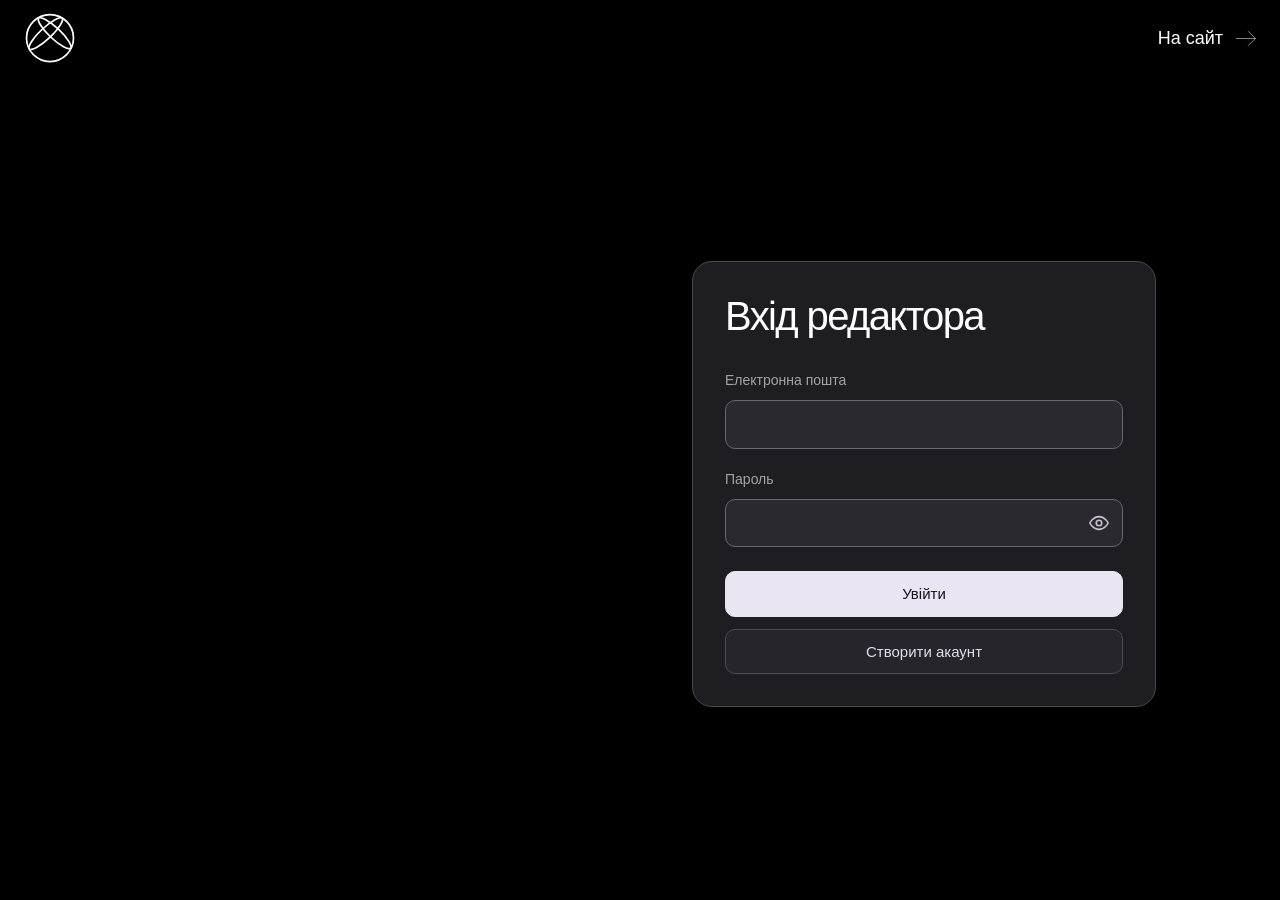
<file: editor.html>
<!DOCTYPE html>
<html lang="uk">
<head>
    <meta charset="UTF-8">
    <meta name="viewport" content="width=device-width, initial-scale=1.0">
    <title>Керування сайтом — MobileVision</title>
    <meta name="description" content="Редактор проєктів, добірок і вакансій MobileVision">
    <meta name="robots" content="noindex">
    <link rel="icon" type="image/svg+xml" href="assets/images/favicon.svg">
    <link rel="icon" sizes="any" href="assets/images/favicon.ico">
    <link rel="apple-touch-icon" sizes="180x180" href="assets/images/apple-touch-icon.png">
    <link rel="stylesheet" href="assets/css/common.css">
    <link rel="stylesheet" href="assets/css/pages/editor.css">
    <script src="assets/vendor/editor/supabase.js" defer></script>
    <script type="module" src="assets/js/pages/editor.js"></script>
</head>
<body class="editor-page">
    <header class="main-header workspace-header">
        <div class="main-header__inner d-flex content-wrap">
            <a class="main-header__logo-link" href="index.html"><img src="assets/images/favicon.svg" alt="MobileVision"></a>
            <nav class="nav workspace-nav" hidden>
                <ul class="nav__list d-flex">
                    <li><a class="nav__link" href="editor.html?view=projects">Проєкти</a></li>
                    <li><a class="nav__link" href="editor.html?view=collections">Добірки</a></li>
                    <li><a class="nav__link" href="editor.html?view=vacancies">Вакансії</a></li>
                    <li><a class="nav__link" href="editor.html?view=briefs">Звернення<span class="badge d-flex item-center" data-brief-count hidden></span></a></li>
                </ul>
            </nav>
            <div class="editor-actions">
                <a class="menu-btn d-flex workspace-return" href="index.html"><span>На сайт</span><svg class="menu-btn__icon" viewBox="0 0 39 40"><use href="assets/images/icons-sprite.svg#icon-arrow-right"></use></svg></a>
                <button class="menu-btn d-flex workspace-signout workspace-exit" type="button" data-signout hidden><span>Вийти</span><svg class="menu-btn__icon" viewBox="0 0 24 24"><use href="assets/images/editor-icons.svg#logout"></use></svg></button>
                <button class="menu-btn d-flex" type="button" data-menu hidden>Меню<svg class="menu-btn__icon"><use href="assets/images/icons-sprite.svg#icon-burger-menu"></use></svg></button>
            </div>
        </div>
    </header>
    <dialog id="workspace-menu" class="workspace-menu">
        <div class="main-header__inner d-flex content-wrap">
            <a class="main-header__logo-link" href="index.html"><img src="assets/images/favicon.svg" alt="MobileVision"></a>
            <button class="menu-btn d-flex" type="button" data-close-dialog>Закрити<svg class="menu-btn__icon" viewBox="0 0 24 24"><use href="assets/images/icons-sprite.svg#icon-close-plain"></use></svg></button>
        </div>
        <div class="workspace-menu__body section-wrap">
            <nav class="workspace-menu__links menu-overlay__list d-flex item-center">
                <a class="menu-overlay__link" href="editor.html?view=projects">Проєкти</a>
                <a class="menu-overlay__link" href="editor.html?view=collections">Добірки</a>
                <a class="menu-overlay__link" href="editor.html?view=vacancies">Вакансії</a>
                <a class="menu-overlay__link" href="editor.html?view=briefs">Звернення<span class="badge d-flex item-center" data-brief-count hidden></span></a>
            </nav>
            <div class="workspace-menu__footer">
                <a class="plain-action" href="index.html">Переглянути сайт ↗</a>
                <button class="menu-btn d-flex workspace-exit" type="button" data-signout><span>Вийти</span><svg class="menu-btn__icon" viewBox="0 0 24 24"><use href="assets/images/editor-icons.svg#logout"></use></svg></button>
            </div>
        </div>
    </dialog>
    <main class="editor-main section-wrap">
        <noscript>
            <h1>Вхід редактора</h1>
            <p>Щоб керувати сайтом, увімкніть JavaScript у браузері.</p>
        </noscript>
    </main>
    <dialog class="state-dialog">
        <div class="state-dialog__header">
            <h2 id="dialog-title" tabindex="-1">Підтвердження дії</h2>
            <button class="dialog-close" type="button" data-close-dialog><span class="visually-hidden">Закрити вікно</span><svg viewBox="0 0 24 24"><use href="assets/images/icons-sprite.svg#icon-close-plain"></use></svg></button>
        </div>
        <p id="dialog-description"></p>
        <div data-dialog-content></div>
        <div class="editor-actions" data-dialog-actions></div>
    </dialog>
</body>
</html>
</file>
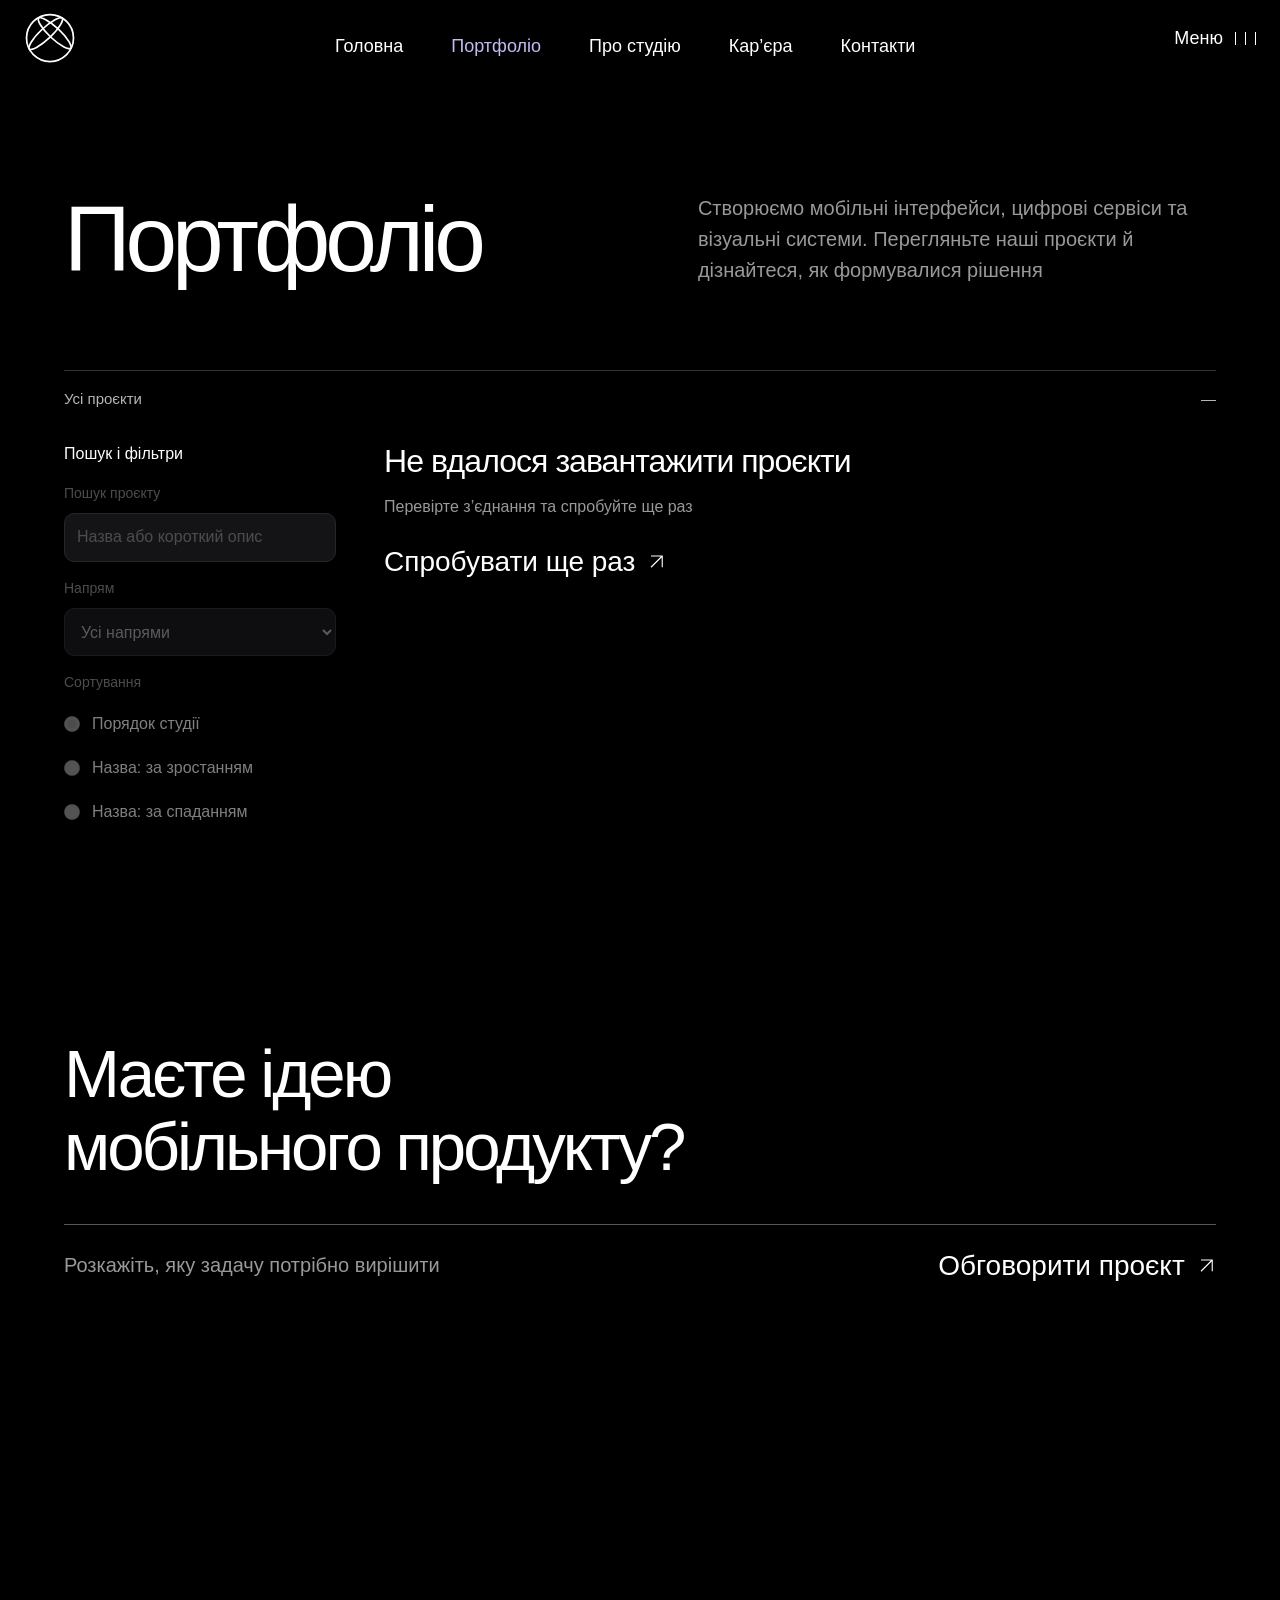
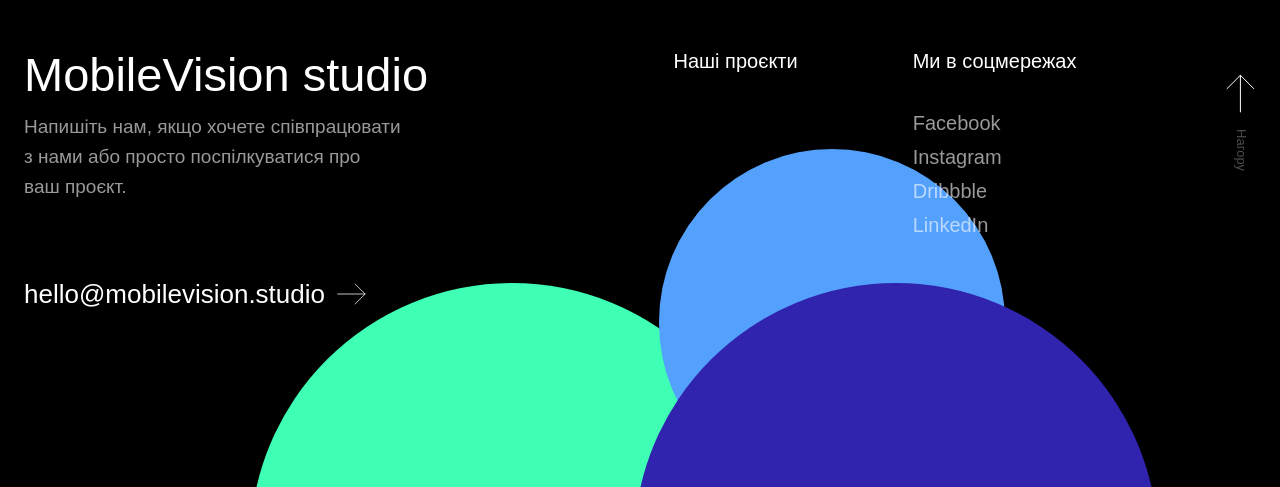
<file: portfolio.html>
<!DOCTYPE html>
<html lang="uk">
<head>
    <meta charset="UTF-8">
    <meta name="viewport" content="width=device-width, initial-scale=1.0">
    <title>Портфоліо — MobileVision</title>
    <meta name="description" content="Портфоліо MobileVision: дизайн мобільних інтерфейсів, цифрових сервісів та візуальних систем.">
    <link rel="icon" type="image/svg+xml" href="assets/images/favicon.svg">
    <link rel="icon" sizes="any" href="assets/images/favicon.ico">
    <link rel="apple-touch-icon" sizes="180x180" href="assets/images/apple-touch-icon.png">
    <link rel="stylesheet" href="assets/css/common.css">
    <link rel="stylesheet" href="assets/css/pages/portfolio.css">
    <script type="module" src="assets/js/pages/portfolio.js"></script>
</head>
<body class="detail-page" data-reveal-effects>
    <header class="main-header">
        <div class="main-header__inner d-flex content-wrap">
            <a href="index.html" class="main-header__logo-link">
                <img src="assets/images/favicon.svg" alt="Логотип студії MobileVision">
            </a>
            <nav id="main-header__nav" class="nav">
                <ul class="nav__list d-flex">
                    <li class="nav__item"><a href="index.html" class="nav__link">Головна</a></li>
                    <li class="nav__item"><a href="portfolio.html" class="nav__link" data-current="page">Портфоліо</a></li>
                    <li class="nav__item"><a href="about.html" class="nav__link">Про студію</a></li>
                    <li class="nav__item">
                        <a href="careers.html" class="nav__link">
                            Кар’єра
                            <span class="badge d-flex item-center" data-vacancy-count hidden></span>
                        </a>
                    </li>
                    <li class="nav__item"><a href="#contact" class="nav__link">Контакти</a></li>
                </ul>
            </nav>
            <button id="menu-btn" class="menu-btn d-flex" type="button">
                <span id="menu-btn__text" class="menu-btn__text">Меню</span>
                <svg class="menu-btn__icon" width="21" height="21">
                    <use id="menu-btn__use" href="assets/images/icons-sprite.svg#icon-burger-menu"></use>
                </svg>
            </button>
        </div>
        <div id="menu-overlay" class="menu-overlay" role="dialog" inert>
            <div class="menu-overlay__inner d-flex content-wrap">
                <nav class="menu-overlay__nav d-flex">
                    <ul class="menu-overlay__list d-flex item-center">
                        <li class="menu-overlay__item">
                            <a href="index.html" class="menu-overlay__link">Головна</a>
                        </li>
                        <li class="menu-overlay__item">
                            <a href="portfolio.html" class="menu-overlay__link" data-current="page">Портфоліо</a>
                        </li>
                        <li class="menu-overlay__item">
                            <a href="about.html" class="menu-overlay__link">Про студію</a>
                        </li>
                        <li class="menu-overlay__item">
                            <a href="careers.html" class="menu-overlay__link">
                                Кар’єра
                                <span class="badge d-flex item-center" data-vacancy-count hidden></span>
                            </a>
                        </li>
                        <li class="menu-overlay__item">
                            <a href="#contact" class="menu-overlay__link">Контакти</a>
                        </li>
                    </ul>
                    <a href="mailto:hello@mobilevision.studio" class="menu-overlay__email link-arrow">
                        hello@mobilevision.studio
                        <svg class="link-arrow__icon" width="30" height="30">
                            <use href="assets/images/icons-sprite.svg#icon-arrow-right"></use>
                        </svg>
                    </a>
                </nav>
                <div class="menu-overlay__info d-flex">
                    <div class="menu-overlay__col">
                        <p class="menu-overlay__col-title">Наші проєкти</p>
                        <ul class="menu-overlay__col-list">
                            <li><a href="project.html?id=wingriders" class="menu-overlay__col-link" data-project-link="wingriders" hidden>WingRiders</a></li>
                            <li><a href="project.html?id=trackee" class="menu-overlay__col-link" data-project-link="trackee" hidden>Trackee</a></li>
                            <li><a href="project.html?id=worldcoin" class="menu-overlay__col-link" data-project-link="worldcoin" hidden>Worldcoin</a></li>
                            <li><a href="project.html?id=audience-plus" class="menu-overlay__col-link" data-project-link="audience-plus" hidden>Audience+</a></li>
                        </ul>
                    </div>
                    <div class="menu-overlay__col">
                        <p class="menu-overlay__col-title">Ми в соцмережах</p>
                        <ul class="menu-overlay__col-list">
                            <li><a href="https://facebook.com" target="_blank" rel="noopener noreferrer" class="menu-overlay__col-link">Facebook</a></li>
                            <li><a href="https://instagram.com" target="_blank" rel="noopener noreferrer" class="menu-overlay__col-link">Instagram</a></li>
                            <li><a href="https://dribbble.com" target="_blank" rel="noopener noreferrer" class="menu-overlay__col-link">Dribbble</a></li>
                            <li><a href="https://linkedin.com" target="_blank" rel="noopener noreferrer" class="menu-overlay__col-link">LinkedIn</a></li>
                        </ul>
                    </div>
                </div>
            </div>
        </div>
    </header>
    <main class="catalog-content">
        <section class="catalog-intro section-wrap">
            <div class="catalog-intro__title">
                <h1>Портфоліо</h1>
            </div>
            <p class="catalog-intro__text">Створюємо мобільні інтерфейси, цифрові сервіси та візуальні системи. Перегляньте наші проєкти й дізнайтеся, як формувалися рішення</p>
        </section>
        <section class="catalog-section section-wrap" id="projects-list">
            <div class="catalog-section__label">
                <h2 id="list-title">Усі проєкти</h2>
                <span data-project-count>—</span>
            </div>
            <div class="catalog-controls" data-catalog-controls hidden>
                <h3 class="catalog-sidebar-title">Пошук і фільтри</h3>
                <details class="catalog-disclosure" data-catalog-disclosure>
                    <summary>Пошук і фільтри<span data-catalog-summary>Усі напрями · Порядок студії</span></summary>
                    <div class="catalog-toolbar" data-catalog-toolbar>
                        <fieldset class="catalog-tools" disabled>
                                <legend class="data-announcement">Параметри проєктів</legend>
                            <div class="field">
                                <label for="catalog-query">Пошук проєкту</label>
                                <input id="catalog-query" name="q" type="search" maxlength="160" placeholder="Назва або короткий опис">
                            </div>
                            <div class="field">
                                <label for="catalog-category">Напрям</label>
                                <select id="catalog-category" name="category"><option value="">Усі напрями</option></select>
                            </div>
                            <fieldset class="catalog-sort">
                                <legend>Сортування</legend>
                                <label class="catalog-sort__option"><input type="radio" name="sort" value="studio" checked>Порядок студії</label>
                                <label class="catalog-sort__option"><input type="radio" name="sort" value="name-asc">Назва: за зростанням</label>
                                <label class="catalog-sort__option"><input type="radio" name="sort" value="name-desc">Назва: за спаданням</label>
                            </fieldset>
                        </fieldset>
                        <div class="catalog-toolbar__footer" data-catalog-footer hidden>
                            <button class="catalog-reset" data-catalog-reset type="button" hidden>Скинути все</button>
                        </div>
                    </div>
                </details>
                <p class="data-announcement" role="status" data-catalog-announcement></p>
            </div>
            <div class="entry-grid" data-project-catalog></div>
        </section>
        <section class="closing-panel section-wrap">
            <h2>Маєте ідею<br>мобільного продукту?</h2>
            <div class="closing-panel__bottom">
                <p>Розкажіть, яку задачу потрібно вирішити</p>
                <a href="#contact" class="text-action text-action--diagonal" data-open-brief>
                    Обговорити проєкт
                    <svg class="closing-panel__icon text-action__icon" viewBox="0 0 24 24">
                        <use href="assets/images/icons-sprite.svg#icon-arrow-diagonal"></use>
                    </svg>
                </a>
            </div>
        </section>
        <noscript>
            <p class="section-wrap">Увімкніть JavaScript, щоб переглянути каталог проєктів</p>
        </noscript>
    </main>
    <template id="project-card-template">
        <a class="entry-card" href="project.html">
            <div class="entry-card__media">
                <span data-project-image></span>
                <span class="media-fallback" hidden>Зображення недоступне</span>
            </div>
            <div class="entry-card__body">
                <p class="entry-card__category">Напрям проєкту</p>
                <div class="entry-card__heading">
                    <h3>Назва проєкту</h3>
                    <svg class="entry-card__arrow" viewBox="0 0 24 24">
                        <use href="assets/images/icons-sprite.svg#icon-arrow-diagonal"></use>
                    </svg>
                </div>
                <p class="entry-card__description">Опис проєкту</p>
            </div>
        </a>
    </template>

    <footer class="main-footer" id="contact">
        <div class="main-footer__inner content-wrap d-flex">
            <div class="main-footer__info">
                <h2 class="main-footer__title">MobileVision studio</h2>
                <p class="main-footer__desc text-sm">
                    Напишіть нам, якщо хочете співпрацювати з нами або просто поспілкуватися про ваш проєкт.
                </p>
                <a href="mailto:hello@mobilevision.studio" class="main-footer__email link-arrow">
                    hello@mobilevision.studio
                    <svg class="link-arrow__icon" width="30" height="30">
                        <use href="assets/images/icons-sprite.svg#icon-arrow-right"></use>
                    </svg>
                </a>
            </div>
            <nav class="main-footer__nav d-flex">
                <div class="main-footer__nav-col">
                    <h3 class="main-footer__nav-title">Наші проєкти</h3>
                    <ul class="main-footer__nav-list">
                        <li><a href="project.html?id=wingriders" class="main-footer__nav-link" data-project-link="wingriders" hidden>WingRiders</a></li>
                        <li><a href="project.html?id=trackee" class="main-footer__nav-link" data-project-link="trackee" hidden>Trackee</a></li>
                        <li><a href="project.html?id=worldcoin" class="main-footer__nav-link" data-project-link="worldcoin" hidden>Worldcoin</a></li>
                        <li><a href="project.html?id=audience-plus" class="main-footer__nav-link" data-project-link="audience-plus" hidden>Audience+</a></li>
                    </ul>
                </div>
                <div class="main-footer__nav-col">
                    <h3 class="main-footer__nav-title">Ми в соцмережах</h3>
                    <ul class="main-footer__nav-list">
                        <li><a href="https://facebook.com" target="_blank" rel="noopener noreferrer" class="main-footer__nav-link">Facebook</a></li>
                        <li><a href="https://instagram.com" target="_blank" rel="noopener noreferrer" class="main-footer__nav-link">Instagram</a></li>
                        <li><a href="https://dribbble.com" target="_blank" rel="noopener noreferrer" class="main-footer__nav-link">Dribbble</a></li>
                        <li><a href="https://linkedin.com" target="_blank" rel="noopener noreferrer" class="main-footer__nav-link">LinkedIn</a></li>
                    </ul>
                </div>
            </nav>
            <button class="main-footer__scroll-top" type="button"><span class="visually-hidden">Прокрутити сторінку нагору</span>
                <svg class="main-footer__scroll-top-icon" width="40" height="39">
                    <use href="assets/images/icons-sprite.svg#icon-arrow-up"></use>
                </svg>
                Нагору
            </button>
        </div>
        <div class="main-footer__circles">
            <div class="main-footer__circle main-footer__circle--green"></div>
            <div class="main-footer__circle main-footer__circle--blue"></div>
            <div class="main-footer__circle main-footer__circle--purple"></div>
        </div>
    </footer>
    <dialog class="brief">
        <div class="brief__header">
            <h2>Обговорити проєкт</h2>
            <button class="brief__close dialog-close" type="button" data-close-dialog autofocus><span class="visually-hidden">Закрити форму</span>
                <svg width="24" height="24">
                    <use href="assets/images/icons-sprite.svg#icon-close-plain"></use>
                </svg>
            </button>
        </div>
        <div class="brief__scroll">
            <p class="brief__lead">Розкажіть про задачу — ми зв’яжемося з вами.</p>
            <form novalidate>
                <div class="fields">
                    <div class="field">
                        <label for="brief-name">Ім’я <span>*</span></label>
                        <input id="brief-name" name="name" type="text" autocomplete="given-name" required maxlength="80" placeholder="Як до вас звертатися">
                        <p class="field__error" id="brief-name-error" hidden></p>
                    </div>
                    <div class="field">
                        <label for="brief-service">Що вам потрібно? <small>необов’язково</small></label>
                        <select id="brief-service" name="service">
                            <option value="">Оберіть напрям</option>
                            <option value="new-design">Дизайн нового застосунку</option>
                            <option value="redesign">Редизайн наявного застосунку</option>
                            <option value="research">Дослідження та прототип</option>
                            <option value="design-system">Дизайн-система та супровід</option>
                            <option value="undecided">Ще не визначився</option>
                        </select>
                        <p class="field__error" id="brief-service-error" hidden></p>
                    </div>
                    <div class="field">
                        <label for="brief-email">Email <span>*</span></label>
                        <input id="brief-email" name="email" type="email" autocomplete="email" required pattern=".+@.+\..+" maxlength="254" placeholder="you@example.com">
                        <p class="field__error" id="brief-email-error" hidden></p>
                    </div>
                    <div class="field">
                        <label for="brief-phone">Телефон <small>необов’язково</small></label>
                        <input id="brief-phone" name="phone" type="tel" autocomplete="tel" placeholder="Номер телефону">
                        <p class="field__error" id="brief-phone-error" hidden></p>
                    </div>
                    <div class="field field--description">
                        <label for="brief-description">Коротко про задачу <span>*</span></label>
                        <textarea id="brief-description" name="description" required minlength="10" maxlength="2000" placeholder="Яку ідею або задачу ви хочете опрацювати?"></textarea>
                        <p class="field__error" id="brief-description-error" hidden></p>
                    </div>
                    <div class="field field--url">
                        <label for="brief-url">Посилання на продукт або матеріали <small>необов’язково</small></label>
                        <input id="brief-url" name="url" type="text" inputmode="url" maxlength="2000" placeholder="https://">
                        <p class="field__error" id="brief-url-error" hidden></p>
                    </div>
                </div>
                <div class="brief__bottom">
                    <p>* — обов’язкові поля</p>
                    <button class="brief__submit" type="submit">
                        Надіслати запит
                        <svg class="text-action__icon" viewBox="0 0 39 40">
                            <use href="assets/images/icons-sprite.svg#icon-arrow-right"></use>
                        </svg>
                    </button>
                </div>
            </form>
        </div>
    </dialog>

</body>
</html>
</file>
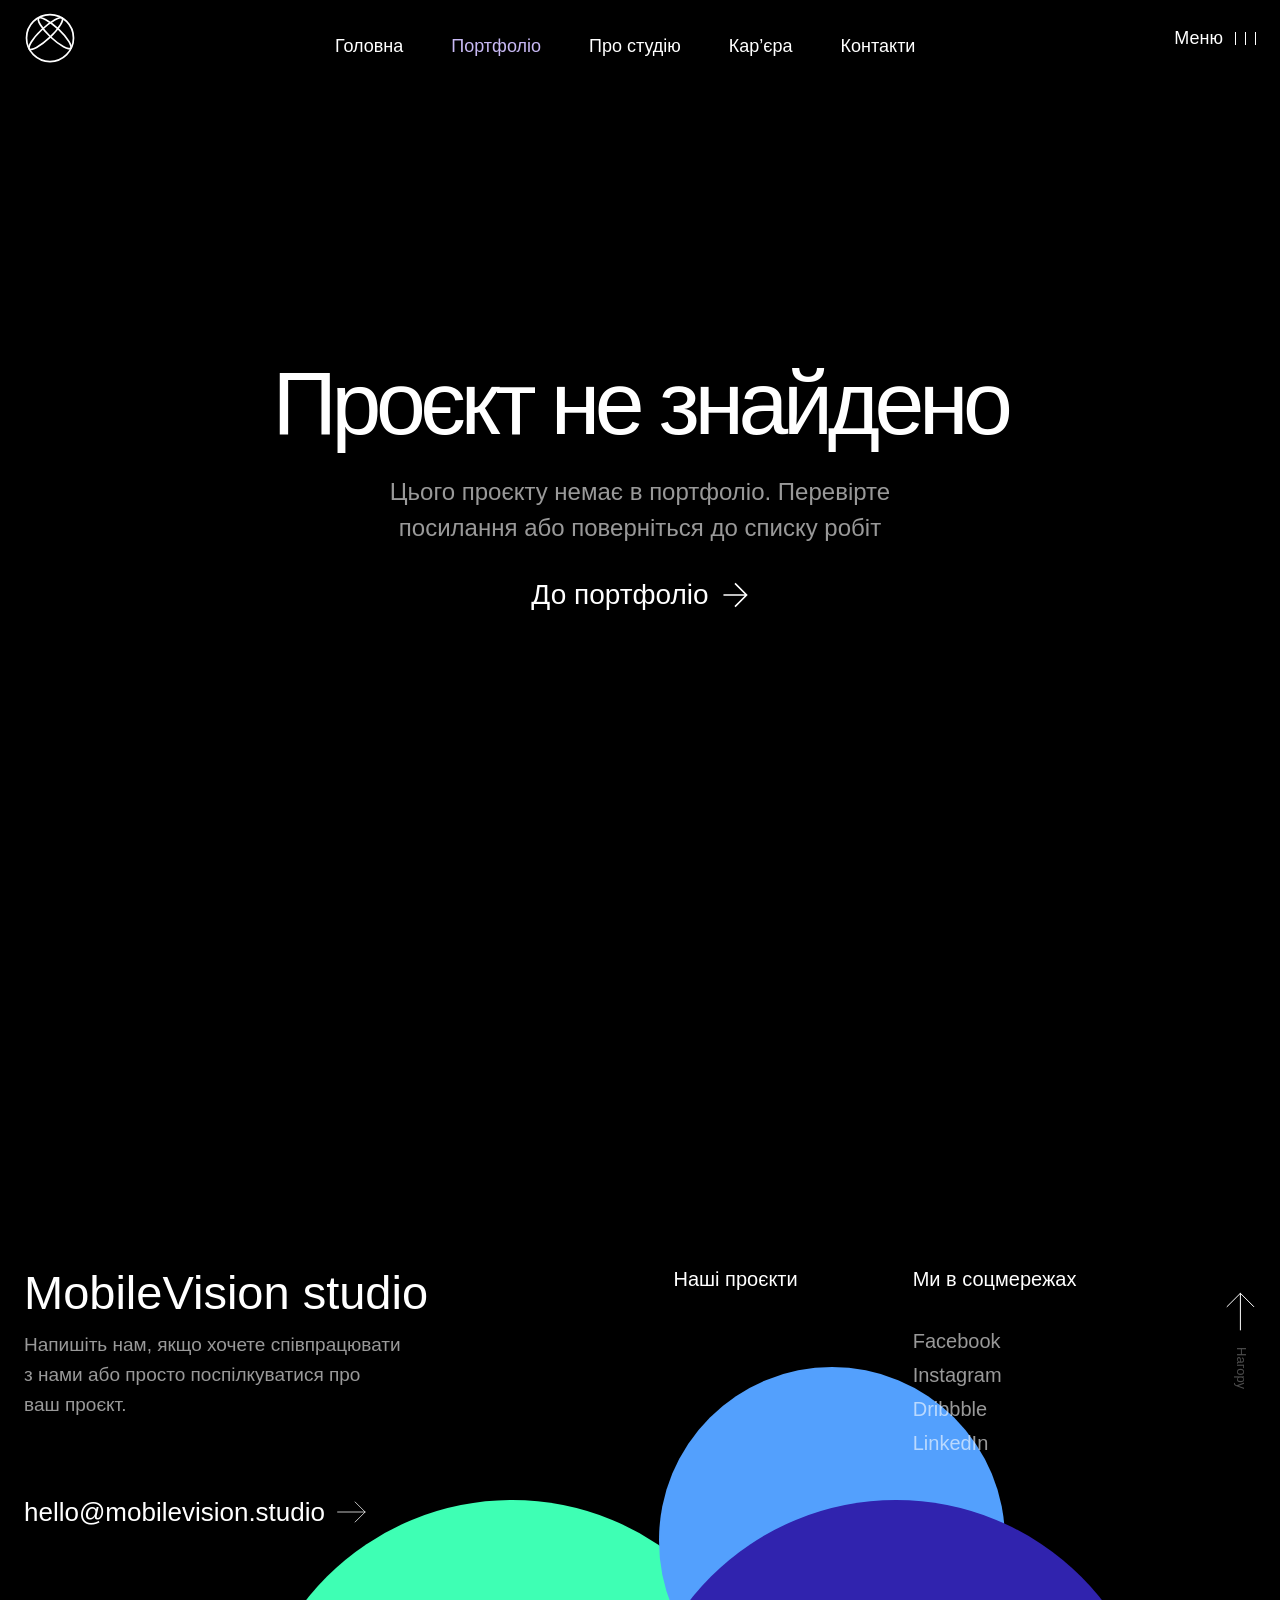
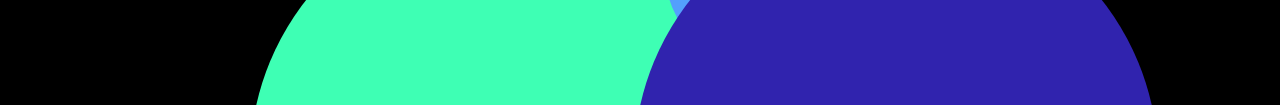
<file: project.html>
<!DOCTYPE html>
<html lang="uk">
<head>
    <meta charset="UTF-8">
    <meta name="viewport" content="width=device-width, initial-scale=1.0">
    <title>Проєкт — MobileVision</title>
    <meta name="description" content="Перегляд проєкту MobileVision">
    <link rel="icon" type="image/svg+xml" href="assets/images/favicon.svg">
    <link rel="icon" sizes="any" href="assets/images/favicon.ico">
    <link rel="apple-touch-icon" sizes="180x180" href="assets/images/apple-touch-icon.png">
    <link rel="stylesheet" href="assets/css/common.css">
    <link rel="stylesheet" href="assets/css/pages/project.css">
    <script type="module" src="assets/js/pages/project.js"></script>
</head>
<body class="detail-page project-page" data-project-effects>
    <header class="main-header">
        <div class="main-header__inner d-flex content-wrap">
            <a href="index.html" class="main-header__logo-link">
                <img src="assets/images/favicon.svg" alt="Логотип студії MobileVision">
            </a>
            <nav id="main-header__nav" class="nav">
                <ul class="nav__list d-flex">
                    <li class="nav__item"><a href="index.html" class="nav__link">Головна</a></li>
                    <li class="nav__item"><a href="portfolio.html" class="nav__link" data-current="location">Портфоліо</a></li>
                    <li class="nav__item"><a href="about.html" class="nav__link">Про студію</a></li>
                    <li class="nav__item">
                        <a href="careers.html" class="nav__link">
                            Кар’єра
                            <span class="badge d-flex item-center" data-vacancy-count hidden></span>
                        </a>
                    </li>
                    <li class="nav__item"><a href="#contact" class="nav__link">Контакти</a></li>
                </ul>
            </nav>
            <button id="menu-btn" class="menu-btn d-flex" type="button">
                <span id="menu-btn__text" class="menu-btn__text">Меню</span>
                <svg class="menu-btn__icon" width="21" height="21">
                    <use id="menu-btn__use" href="assets/images/icons-sprite.svg#icon-burger-menu"></use>
                </svg>
            </button>
        </div>
        <div id="menu-overlay" class="menu-overlay" role="dialog" inert>
            <div class="menu-overlay__inner d-flex content-wrap">
                <nav class="menu-overlay__nav d-flex">
                    <ul class="menu-overlay__list d-flex item-center">
                        <li class="menu-overlay__item">
                            <a href="index.html" class="menu-overlay__link">Головна</a>
                        </li>
                        <li class="menu-overlay__item">
                            <a href="portfolio.html" class="menu-overlay__link" data-current="location">Портфоліо</a>
                        </li>
                        <li class="menu-overlay__item">
                            <a href="about.html" class="menu-overlay__link">Про студію</a>
                        </li>
                        <li class="menu-overlay__item">
                            <a href="careers.html" class="menu-overlay__link">
                                Кар’єра
                                <span class="badge d-flex item-center" data-vacancy-count hidden></span>
                            </a>
                        </li>
                        <li class="menu-overlay__item">
                            <a href="#contact" class="menu-overlay__link">Контакти</a>
                        </li>
                    </ul>
                    <a href="mailto:hello@mobilevision.studio" class="menu-overlay__email link-arrow">
                        hello@mobilevision.studio
                        <svg class="link-arrow__icon" width="30" height="30">
                            <use href="assets/images/icons-sprite.svg#icon-arrow-right"></use>
                        </svg>
                    </a>
                </nav>
                <div class="menu-overlay__info d-flex">
                    <div class="menu-overlay__col">
                        <p class="menu-overlay__col-title">Наші проєкти</p>
                        <ul class="menu-overlay__col-list">
                            <li><a href="project.html?id=wingriders" class="menu-overlay__col-link" data-project-link="wingriders" hidden>WingRiders</a></li>
                            <li><a href="project.html?id=trackee" class="menu-overlay__col-link" data-project-link="trackee" hidden>Trackee</a></li>
                            <li><a href="project.html?id=worldcoin" class="menu-overlay__col-link" data-project-link="worldcoin" hidden>Worldcoin</a></li>
                            <li><a href="project.html?id=audience-plus" class="menu-overlay__col-link" data-project-link="audience-plus" hidden>Audience+</a></li>
                        </ul>
                    </div>
                    <div class="menu-overlay__col">
                        <p class="menu-overlay__col-title">Ми в соцмережах</p>
                        <ul class="menu-overlay__col-list">
                            <li><a href="https://facebook.com" target="_blank" rel="noopener noreferrer" class="menu-overlay__col-link">Facebook</a></li>
                            <li><a href="https://instagram.com" target="_blank" rel="noopener noreferrer" class="menu-overlay__col-link">Instagram</a></li>
                            <li><a href="https://dribbble.com" target="_blank" rel="noopener noreferrer" class="menu-overlay__col-link">Dribbble</a></li>
                            <li><a href="https://linkedin.com" target="_blank" rel="noopener noreferrer" class="menu-overlay__col-link">LinkedIn</a></li>
                        </ul>
                    </div>
                </div>
            </div>
        </div>
    </header>
    <main class="case-content case-content--empty">
        <noscript>
            <div class="section-wrap empty-state">
                <h1>Перегляд проєкту</h1>
                <p>Увімкніть JavaScript, щоб переглянути деталі роботи</p>
                <a class="text-action empty-state__action" href="portfolio.html#projects-list">
                    До портфоліо
                    <svg class="text-action__icon" viewBox="0 0 24 24">
                        <use href="assets/images/icons-sprite.svg#icon-arrow-diagonal" transform="rotate(45 12 12)"></use>
                    </svg>
                </a>
            </div>
        </noscript>
    </main>
    <template id="detail-layout">
        <div class="section-wrap">
            <a class="text-action text-action--back return-link" href="portfolio.html#projects-list">
                <svg class="text-action__icon" viewBox="0 0 24 24">
                    <use href="assets/images/icons-sprite.svg#icon-arrow-diagonal" transform="rotate(225 12 12)"></use>
                </svg>
                До портфоліо
            </a>
            <div class="case-heading">
                <p class="case-heading__category">Напрям проєкту</p>
                <h1>Проєкт</h1>
            </div>
            <div class="media-summary">
                <figure class="cover-media">
                    <span data-project-image></span>
                    <span class="media-fallback" hidden>Зображення недоступне</span>
                </figure>
                <div class="summary-panel">
                    <p class="summary-panel__intro">Опис проєкту</p>
                    <dl class="fact-list"></dl>
                </div>
            </div>
            <div class="story-flow">
                <svg class="connector-line story-flow__line" viewBox="0 0 1200 1000" preserveAspectRatio="none">
                    <path d="M600 20C850 160 350 220 600 340S850 600 600 680S350 900 600 980"/>
                </svg>
                <div class="story-list">
                    <section class="story-section">
                        <div class="story-section__text">
                            <h2>Завдання</h2>
                            <p>Завдання проєкту</p>
                        </div>
                        <div class="story-section__media">
                            <img src="assets/images/studio/discovery.svg" alt="" width="500" height="400">
                        </div>
                    </section>
                    <section class="story-section">
                        <div class="story-section__text">
                            <h2>Рішення</h2>
                            <p>Рішення проєкту</p>
                        </div>
                        <div class="story-section__media">
                            <img src="assets/images/studio/prototype.svg" alt="" width="500" height="400">
                        </div>
                    </section>
                    <section class="story-section">
                        <div class="story-section__text">
                            <h2>Результат роботи</h2>
                            <p>Результат проєкту</p>
                        </div>
                        <div class="story-section__media">
                            <img src="assets/images/studio/handoff.webp" alt="" width="1000" height="1000">
                        </div>
                    </section>
                </div>
            </div>
        </div>
        <section class="closing-panel section-wrap">
            <h2>Маєте ідею<br>мобільного продукту?</h2>
            <div class="closing-panel__bottom">
                <p>Розкажіть, яку задачу потрібно вирішити</p>
                <a href="#contact" class="text-action text-action--diagonal" data-open-brief>
                    Обговорити проєкт
                    <svg class="closing-panel__icon text-action__icon" viewBox="0 0 24 24">
                        <use href="assets/images/icons-sprite.svg#icon-arrow-diagonal"></use>
                    </svg>
                </a>
            </div>
        </section>
    </template>
    <template id="empty-layout">
        <section class="empty-state section-wrap">
            <h1>Проєкт не знайдено</h1>
            <p>Цього проєкту немає в портфоліо. Перевірте посилання або поверніться до списку робіт</p>
            <a class="text-action empty-state__action" href="portfolio.html#projects-list">
                До портфоліо
                <svg class="text-action__icon" viewBox="0 0 24 24">
                    <use href="assets/images/icons-sprite.svg#icon-arrow-diagonal" transform="rotate(45 12 12)"></use>
                </svg>
            </a>
        </section>
    </template>
    <footer class="main-footer" id="contact">
        <div class="main-footer__inner content-wrap d-flex">
            <div class="main-footer__info">
                <h2 class="main-footer__title">MobileVision studio</h2>
                <p class="main-footer__desc text-sm">
                    Напишіть нам, якщо хочете співпрацювати з нами або просто поспілкуватися про ваш проєкт.
                </p>
                <a href="mailto:hello@mobilevision.studio" class="main-footer__email link-arrow">
                    hello@mobilevision.studio
                    <svg class="link-arrow__icon" width="30" height="30">
                        <use href="assets/images/icons-sprite.svg#icon-arrow-right"></use>
                    </svg>
                </a>
            </div>
            <nav class="main-footer__nav d-flex">
                <div class="main-footer__nav-col">
                    <h3 class="main-footer__nav-title">Наші проєкти</h3>
                    <ul class="main-footer__nav-list">
                        <li><a href="project.html?id=wingriders" class="main-footer__nav-link" data-project-link="wingriders" hidden>WingRiders</a></li>
                        <li><a href="project.html?id=trackee" class="main-footer__nav-link" data-project-link="trackee" hidden>Trackee</a></li>
                        <li><a href="project.html?id=worldcoin" class="main-footer__nav-link" data-project-link="worldcoin" hidden>Worldcoin</a></li>
                        <li><a href="project.html?id=audience-plus" class="main-footer__nav-link" data-project-link="audience-plus" hidden>Audience+</a></li>
                    </ul>
                </div>
                <div class="main-footer__nav-col">
                    <h3 class="main-footer__nav-title">Ми в соцмережах</h3>
                    <ul class="main-footer__nav-list">
                        <li><a href="https://facebook.com" target="_blank" rel="noopener noreferrer" class="main-footer__nav-link">Facebook</a></li>
                        <li><a href="https://instagram.com" target="_blank" rel="noopener noreferrer" class="main-footer__nav-link">Instagram</a></li>
                        <li><a href="https://dribbble.com" target="_blank" rel="noopener noreferrer" class="main-footer__nav-link">Dribbble</a></li>
                        <li><a href="https://linkedin.com" target="_blank" rel="noopener noreferrer" class="main-footer__nav-link">LinkedIn</a></li>
                    </ul>
                </div>
            </nav>
            <button class="main-footer__scroll-top" type="button"><span class="visually-hidden">Прокрутити сторінку нагору</span>
                <svg class="main-footer__scroll-top-icon" width="40" height="39">
                    <use href="assets/images/icons-sprite.svg#icon-arrow-up"></use>
                </svg>
                Нагору
            </button>
        </div>
        <div class="main-footer__circles">
            <div class="main-footer__circle main-footer__circle--green"></div>
            <div class="main-footer__circle main-footer__circle--blue"></div>
            <div class="main-footer__circle main-footer__circle--purple"></div>
        </div>
    </footer>
    <dialog class="brief">
        <div class="brief__header">
            <h2>Обговорити проєкт</h2>
            <button class="brief__close dialog-close" type="button" data-close-dialog autofocus><span class="visually-hidden">Закрити форму</span>
                <svg width="24" height="24">
                    <use href="assets/images/icons-sprite.svg#icon-close-plain"></use>
                </svg>
            </button>
        </div>
        <div class="brief__scroll">
            <p class="brief__lead">Розкажіть про задачу — ми зв’яжемося з вами.</p>
            <form novalidate>
                <div class="fields">
                    <div class="field">
                        <label for="brief-name">Ім’я <span>*</span></label>
                        <input id="brief-name" name="name" type="text" autocomplete="given-name" required maxlength="80" placeholder="Як до вас звертатися">
                        <p class="field__error" id="brief-name-error" hidden></p>
                    </div>
                    <div class="field">
                        <label for="brief-service">Що вам потрібно? <small>необов’язково</small></label>
                        <select id="brief-service" name="service">
                            <option value="">Оберіть напрям</option>
                            <option value="new-design">Дизайн нового застосунку</option>
                            <option value="redesign">Редизайн наявного застосунку</option>
                            <option value="research">Дослідження та прототип</option>
                            <option value="design-system">Дизайн-система та супровід</option>
                            <option value="undecided">Ще не визначився</option>
                        </select>
                        <p class="field__error" id="brief-service-error" hidden></p>
                    </div>
                    <div class="field">
                        <label for="brief-email">Email <span>*</span></label>
                        <input id="brief-email" name="email" type="email" autocomplete="email" required pattern=".+@.+\..+" maxlength="254" placeholder="you@example.com">
                        <p class="field__error" id="brief-email-error" hidden></p>
                    </div>
                    <div class="field">
                        <label for="brief-phone">Телефон <small>необов’язково</small></label>
                        <input id="brief-phone" name="phone" type="tel" autocomplete="tel" placeholder="Номер телефону">
                        <p class="field__error" id="brief-phone-error" hidden></p>
                    </div>
                    <div class="field field--description">
                        <label for="brief-description">Коротко про задачу <span>*</span></label>
                        <textarea id="brief-description" name="description" required minlength="10" maxlength="2000" placeholder="Яку ідею або задачу ви хочете опрацювати?"></textarea>
                        <p class="field__error" id="brief-description-error" hidden></p>
                    </div>
                    <div class="field field--url">
                        <label for="brief-url">Посилання на продукт або матеріали <small>необов’язково</small></label>
                        <input id="brief-url" name="url" type="text" inputmode="url" maxlength="2000" placeholder="https://">
                        <p class="field__error" id="brief-url-error" hidden></p>
                    </div>
                </div>
                <div class="brief__bottom">
                    <p>* — обов’язкові поля</p>
                    <button class="brief__submit" type="submit">
                        Надіслати запит
                        <svg class="text-action__icon" viewBox="0 0 39 40">
                            <use href="assets/images/icons-sprite.svg#icon-arrow-right"></use>
                        </svg>
                    </button>
                </div>
            </form>
        </div>
    </dialog>
    <dialog class="image-viewer">
        <div class="image-viewer__header">
            <div class="image-viewer__title">
                <h2 id="image-viewer-title">Зображення проєкту</h2>
            </div>
            <button class="image-viewer__close dialog-close" type="button" data-close-dialog autofocus><span class="visually-hidden">Закрити перегляд</span>
                <svg viewBox="0 0 24 24">
                    <use href="assets/images/icons-sprite.svg#icon-close-plain"></use>
                </svg>
            </button>
        </div>
        <div class="image-viewer__content">
            <div class="image-viewer__stage" tabindex="0" data-mode="fit">
                <div class="image-viewer__canvas" hidden></div>
                <div class="image-viewer__status">
                    <div class="image-viewer__status-body">
                        <span class="image-viewer__loader"></span>
                        <svg class="image-viewer__error-icon" viewBox="0 0 40 40">
                            <use href="assets/images/icons-sprite.svg#icon-image-unavailable"></use>
                        </svg>
                        <h3 class="image-viewer__status-title">Завантажуємо зображення…</h3>
                        <p class="image-viewer__status-text"></p>
                        <button class="image-viewer__retry" type="button">Повторити</button>
                    </div>
                </div>
            </div>
            <aside class="image-viewer__rail">
                <p class="image-viewer__category"></p>
                <h3 class="image-viewer__name">Проєкт</h3>
                <p class="image-viewer__description"></p>
                <div class="image-viewer__modes" role="group">
                    <button type="button" data-set-mode="fit" disabled>Вписати в екран</button>
                    <button type="button" data-set-mode="native" disabled>Оригінальний розмір</button>
                </div>
                <div class="image-viewer__zoom" role="group">
                    <button type="button" data-zoom-out title="Зменшити зображення" disabled>−</button>
                    <input class="image-viewer__zoom-value" type="text" inputmode="decimal" enterkeyhint="done" autocomplete="off" spellcheck="false" maxlength="12" value="—" title="Масштаб зображення у відсотках" disabled>
                    <button type="button" data-zoom-in title="Збільшити зображення" disabled>+</button>
                </div>
            </aside>
        </div>
    </dialog>

</body>
</html>
</file>
<file: assets/css/common.css>
@import url('https://rsms.me/inter/inter.css');

:root {
    --data-loading-fill: linear-gradient(90deg, #151515 0%, #171717 15%, #1d1d1d 35%, #202020 50%, #1d1d1d 65%, #171717 85%, #151515 100%);
    --data-loading-duration: 4.8s;
    --bg-main: #000;
    --text-main: #FFFFFF99;
    --text-strong: #fff;
    --font-main: Inter, sans-serif;
    --action-font-size: 1.25rem;
    --action-gap: .75rem;
    --motion-text: 180ms;
    --motion-card: 280ms;
    --closing-space: 7.5rem;
    --notice-background: #1d1d22;
    --notice-border: #48484f;
    --notice-text: #ddd;
    --notice-error-background: #3c2630;
    --notice-error-border: #ac6477;
    --notice-error-text: #f6c5cd;
    --notice-pending-background: #29232f;
    --notice-pending-border: #756489;
    --notice-pending-text: #eee8f7;
}

* {
    box-sizing: border-box;
    margin: 0;
    padding: 0;
}

html {
    scroll-behavior: smooth;
    scroll-padding-top: 80px;
}

body {
    font-family: var(--font-main);
    color: var(--text-main);
    background-color: var(--bg-main);
}

img {
    display: block;
    max-width: 100%;
}

ul {
    list-style: none;
}

a {
    text-decoration: none;
    color: inherit;
}

button {
    font-family: inherit;
    font-size: inherit;
    line-height: inherit;
    color: inherit;
    border: none;
    background-color: transparent;
    cursor: pointer;
}

:focus-visible {
    outline: 2px solid #C8B9F4;
    outline-offset: 3px;
    border-radius: 4px;
}

.d-flex {
    display: flex;
}

.item-center {
    justify-content: center;
    align-items: center;
}

.content-wrap {
    max-width: 1440px;
    margin: 0 auto;
}

.text-sm {
    font-size: .9rem;
    line-height: 1.58;
}

.link-arrow {
    max-width: calc(100vw - 73px);
    overflow-wrap: anywhere;
    position: relative;
    display: inline-flex;
    align-items: center;
    line-height: 1.5;
    color: var(--text-strong);
}

.link-arrow__icon {
    position: absolute;
    right: -41px;
    width: 30px;
    height: 30px;
    transition: right .3s ease;
}

.link-arrow:hover .link-arrow__icon {
    right: -53px;
}

.no-scroll {
    overflow: hidden;
}

.main-header {
    position: fixed;
    z-index: 1000;
    top: 4px;
    left: 0;
    width: 100%;
    font-size: 1.125rem;
    line-height: 1.5;
    color: var(--text-strong);
    transition-property: top, background-color, backdrop-filter, box-shadow;
    transition-duration: .4s;
    transition-timing-function: ease;
}

.main-header.main-header--scrolled {
    top: 0;
    -webkit-backdrop-filter: blur(12px);
    backdrop-filter: blur(12px);
    background-color: rgba(0, 0, 0, .6);
    box-shadow: 0 10px 30px rgba(0, 0, 0, .5);
}

.main-header__inner {
    position: relative;
    z-index: 100;
    justify-content: space-between;
    align-items: center;
    height: 60px;
    padding: 0 12px;
}

.main-header:has(.menu-overlay--open) > .main-header__inner {
    background-color: var(--bg-main);
    box-shadow: 0 -8px 0 var(--bg-main);
}

.nav {
    display: none;
    align-self: flex-end;
    transition: opacity .3s ease, visibility .3s ease;
}

.nav.nav--hidden {
    opacity: 0;
    visibility: hidden;
}

.nav__link {
    position: relative;
    display: inline-block;
    padding: 8px 24px;
}

.nav__link:after {
    position: absolute;
    bottom: 0;
    left: 24px;
    width: 0;
    height: 1px;
    content: "";
    background-color: #fff;
    transition: width .3s ease;
}

.nav__link:hover:after {
    width: calc(100% - 48px);
}

.menu-btn {
    align-items: center;
    gap: 12px;
    transition: opacity .2s ease, transform .2s ease;
}

.menu-btn__icon {
    display: inline-block;
    flex-shrink: 0;
    width: 21px;
    height: 21px;
}

.menu-btn.menu-btn--hidden {
    opacity: 0;
    transform: scale(.9);
}

.menu-overlay {
    position: fixed;
    top: 0;
    left: 0;
    width: 100vw;
    height: 100dvh;
    overflow-y: auto;
    scroll-padding-top: 4.25rem;
    background-color: var(--bg-main);
    opacity: 0;
    transition: opacity .4s ease, visibility .4s ease;
    visibility: hidden;
}

.menu-overlay--open {
    opacity: 1;
    transition-property: opacity;
    visibility: visible;
}

.menu-overlay__inner {
    flex-direction: column;
    height: auto;
    min-height: 100%;
    padding: 64px 32px;
}

.main-header--scrolled .menu-overlay__inner {
    padding-top: 60px;
}

.menu-overlay__nav {
    justify-content: center;
    flex-grow: 1;
}

.menu-overlay__list {
    flex-direction: column;
}

.menu-overlay__item {
    max-width: 100%;
}

.menu-overlay__link {
    position: relative;
    display: inline-block;
    padding: 12px 0;
    font-size: 2.5rem;
    font-weight: 500;
    line-height: 1.2;
    overflow-wrap: anywhere;
}

.menu-overlay__link:after {
    position: absolute;
    bottom: 0;
    left: 0;
    width: 0;
    height: 1px;
    content: "";
    background-color: #fff;
    transition: width .3s ease;
}

.menu-overlay__link:hover:after {
    width: 100%;
}

.menu-overlay__email {
    display: none;
}

.menu-overlay__info {
    flex-wrap: wrap;
    justify-content: space-between;
}

.menu-overlay__col {
    max-width: 100%;
    overflow-wrap: anywhere;
}

.menu-overlay__col-title {
    margin-bottom: 12px;
}

.menu-overlay__col-link {
    display: block;
    margin-bottom: 4px;
    color: var(--text-main);
    transition: opacity .3s ease;
}

.menu-overlay__col-link:hover {
    opacity: .6;
}

#backers {
    scroll-margin-top: 60px;
}

.slider__item {
    overflow: hidden;
}

.slider__img {
    height: auto;
    transition: transform .4s ease;
}

.slider__item:hover .slider__img {
    transform: scale(1.05);
}

.slider__indicator {
    position: relative;
    width: 10px;
    height: 2px;
    background-color: #ffffff4d;
    transition: width .3s ease, background-color .3s ease;
}

.slider__indicator-button {
    position: absolute;
    top: -10px;
    right: -2.5px;
    bottom: -10px;
    left: -2.5px;
}

.slider__indicator--active {
    width: 20px;
    background-color: #fff;
}

.main-footer__inner {
    position: relative;
    flex-direction: column;
    padding: 32px;
}

.main-footer__title {
    margin-bottom: 8px;
    font-size: 1.875rem;
    font-weight: 500;
    line-height: 1.23;
    color: var(--text-strong);
}

.main-footer__desc {
    margin-bottom: 12px;
}

.main-footer__email {
    margin-bottom: 12px;
    font-size: 1.25rem;
}

.main-footer__nav {
    justify-content: space-between;
}

.main-footer__nav-col {
    line-height: 1.5;
}

.main-footer__nav-title {
    margin-bottom: 8px;
    font-size: inherit;
    font-weight: normal;
    color: var(--text-strong);
}

.main-footer__nav-link {
    display: block;
    margin-bottom: 4px;
    transition: opacity .3s ease;
}

.main-footer__nav-link:hover {
    opacity: .6;
}

.main-footer__scroll-top {
    display: none;
}

.main-footer__circles {
    display: none;
}

.nav__link:is([data-current="page"], [data-current="location"]),
.menu-overlay__link:is([data-current="page"], [data-current="location"]) {
    color: #C8B9F4;
}

.detail-page button:disabled {
    cursor: not-allowed;
}

.section-wrap {
    width: calc(100% - 2.5rem);
    max-width: 82rem;
    margin-inline: auto;
}

.connector-line {
    position: absolute;
    inset: 0;
    width: 100%;
    height: 100%;
    fill: none;
    stroke: #fff;
    stroke-width: 1;
    opacity: .23;
    pointer-events: none;
}

.detail-page .main-footer {
    margin-top: var(--closing-space);
}

.media-fallback:not([hidden]) {
    display: grid;
    place-items: center;
    width: 100%;
    min-height: 10rem;
    padding: 1.5rem;
    font-size: .875rem;
    text-align: center;
    background: #111;
    border: 1px solid #ffffff26;
}

.entry-card__arrow {
    flex: 0 0 auto;
    width: 1.25rem;
    height: 1.25rem;
    margin-top: .25rem;
    color: #fff;
    stroke: currentColor;
    stroke-width: 1.4;
    fill: none;
    transition: transform var(--motion-card) ease;
}

.closing-panel {
    margin-top: 7rem;
}

.closing-panel h2 {
    max-width: 65rem;
    margin-bottom: 2.5rem;
    color: #fff;
    font-size: clamp(2.3rem, 5.25vw, 5rem);
    font-weight: 500;
    letter-spacing: -.045em;
    line-height: 1.08;
}

.closing-panel__bottom {
    display: flex;
    flex-wrap: wrap;
    flex-direction: column;
    gap: 1.5rem;
    padding-top: 1.5rem;
    border-top: 1px solid #555;
}

.closing-panel__bottom p {
    max-width: 22rem;
    font-size: 1rem;
}

.closing-panel__bottom .text-action {
    align-self: flex-start;
    max-width: 100%;
}

.return-link {
    margin-bottom: 3rem;
}

.empty-state {
    display: flex;
    flex-direction: column;
    align-items: center;
    padding: 0;
    text-align: center;
}

.empty-state h1 {
    max-width: 65rem;
    margin-bottom: 1.5rem;
    color: #fff;
    font-size: clamp(2.75rem, 7vw, 6.5rem);
    font-weight: 500;
    letter-spacing: -.06em;
    line-height: 1.04;
}

.empty-state p {
    max-width: 34rem;
    margin-bottom: 2rem;
    font-size: 1.125rem;
    line-height: 1.5;
}

.text-action {
    display: inline-flex;
    align-items: center;
    gap: var(--action-gap);
    width: fit-content;
    max-width: 100%;
    color: var(--text-strong);
    font-size: var(--action-font-size);
    line-height: 1.2;
    outline-offset: .5rem;
}

.text-action__icon {
    flex: 0 0 auto;
    width: 1em;
    height: 1em;
    color: currentColor;
    stroke: currentColor;
    stroke-width: 1.4;
    fill: none;
    transition: transform var(--motion-text) ease;
}

.text-action:not(:disabled):focus-visible .text-action__icon {
    transform: translateX(.25rem);
}

.text-action--back:not(:disabled):focus-visible .text-action__icon {
    transform: translateX(-.25rem);
}

[data-vacancy-count][hidden] {
    display: none;
}

.text-action--back,
.response-link {
    min-height: 2.75rem;
    padding-block: .5rem;
}

.text-action--diagonal .text-action__icon {
    width: 1cap;
    height: 1cap;
}

.text-action:not(:disabled):focus-visible {
    text-decoration: underline;
    text-decoration-thickness: 1px;
    text-underline-offset: 7px;
}

.text-action--diagonal:not(:disabled):focus-visible .text-action__icon {
    transform: translate(4px, -4px);
}

.main-footer {
    overflow-wrap: anywhere;
}

.main-footer__info {
    min-width: 0;
    max-width: 100%;
}

.badge {
    position: absolute;
    top: 5px;
    right: 0;
    width: max-content;
    min-width: 1.0625rem;
    height: 1.0625rem;
    font-size: .625rem;
    font-weight: 700;
    color: var(--bg-main);
    background-image: linear-gradient(90deg, #FFFFFF 0%, #C8B9F4 100%);
    border-radius: 999px;
    padding-inline: .15em;
    padding-bottom: .0625rem;
    white-space: nowrap;
}

.menu-overlay__link .badge {
    top: .75rem;
    right: calc(-8px - var(--badge-width, 26px));
    width: max-content;
    min-width: 1.625rem;
    height: 1.625rem;
    font-size: .9rem;
}

.brief {
    display: none;
    flex-direction: column;
    width: calc(100% - 1.5rem);
    max-width: 53.75rem;
    max-height: calc(100dvh - 1.5rem);
    margin: auto;
    overflow: hidden;
    color: var(--text-strong);
    background: #1d1d22;
    border: 1px solid #48484f;
    border-radius: 1.25rem;
    box-shadow: 0 1.75rem 6rem #000b;
}

.brief[open] {
    display: flex;
}

.brief::backdrop {
    background: rgb(0 0 0 / .8);
    backdrop-filter: blur(4px);
}

.brief__header {
    display: flex;
    flex: 0 0 auto;
    align-items: flex-start;
    justify-content: space-between;
    gap: .75rem;
    max-height: 50dvh;
    padding: 1.5rem 1.25rem .5rem;
    overflow: auto;
}

.brief__header h2 {
    min-width: 0;
    font-size: 2rem;
    font-weight: 500;
    letter-spacing: -.045em;
    line-height: 1.08;
    overflow-wrap: anywhere;
}

.brief__scroll {
    min-height: 0;
    padding: 0 1.25rem 1.5rem;
    overflow: auto;
    overscroll-behavior: contain;
}

.brief__lead {
    margin-top: .5rem;
    margin-bottom: 2rem;
    color: var(--text-main);
    font-size: .9375rem;
    line-height: 1.5;
}

.fields {
    display: grid;
    gap: 1.25rem;
}

.field {
    min-width: 0;
}

.field label {
    display: block;
    margin-bottom: .625rem;
    font-size: .875rem;
    line-height: 1.45;
}

.field small {
    display: inline-block;
    margin-left: .375rem;
    color: var(--text-main);
    font-size: .75rem;
}

.field input,
.field select,
.field textarea {
    display: block;
    width: 100%;
    min-height: 3rem;
    padding: .75rem;
    color: #fff;
    font-family: var(--font-main);
    font-size: 1rem;
    line-height: 1.4;
    background: #29292f;
    border: 1px solid #4c4c55;
    border-radius: .625rem;
    transition: border-color var(--motion-text) ease, background-color var(--motion-text) ease, box-shadow var(--motion-text) ease;
}

.field select {
    padding-right: .25rem;
    text-overflow: ellipsis;
}

.field select option {
    color: #fff;
    background: #29292f;
}

.field textarea {
    min-height: 6.25rem;
    resize: vertical;
}

.field input::placeholder,
.field textarea::placeholder {
    color: #999;
    opacity: 1;
}

.field [data-invalid="true"] {
    border-color: #e99ca4;
}

.field input:focus-visible,
.field select:focus-visible,
.field textarea:focus-visible {
    outline: 2px solid transparent;
    outline-offset: 0;
    border-color: #c8b9f4;
    box-shadow: 0 0 0 .1875rem rgb(200 185 244 / .16);
}

.field__error {
    margin-top: .5rem;
    color: #f2a9b0;
    font-size: .8125rem;
    line-height: 1.5;
}

.brief__bottom {
    display: flex;
    flex-direction: column;
    align-items: flex-start;
    gap: 1.5rem;
    margin-top: 2rem;
    padding-top: 1.25rem;
    border-top: 1px solid #414148;
}

.brief__bottom p {
    color: var(--text-main);
    font-size: .75rem;
    line-height: 1.5;
}

:is(.brief__submit, .brief__action) {
    display: inline-flex;
    flex-wrap: wrap;
    align-items: center;
    justify-content: center;
    gap: .75rem;
    width: 100%;
    min-height: 2.75rem;
    padding: 1rem 1.25rem;
    overflow-wrap: anywhere;
    color: #151518;
    font-size: 1.125rem;
    font-weight: 500;
    line-height: 1.2;
    background: #e9e5f2;
    border-radius: .625rem;
    transition: background-color var(--motion-text) ease, box-shadow var(--motion-text) ease;
}

:is(.brief__submit, .brief__action) .text-action__icon {
    filter: brightness(0);
}

.brief__header,
.brief__scroll,
.image-viewer__header,
.image-viewer__rail {
    scrollbar-width: thin;
    scrollbar-color: #62626f transparent;
}

.dialog-close {
    position: sticky;
    top: 0;
    display: grid;
    flex: 0 0 auto;
    align-self: flex-start;
    place-items: center;
    width: 2.75rem;
    height: 2.75rem;
    color: #d8d3e0;
    border-radius: 50%;
    transition: color var(--motion-text) ease, box-shadow var(--motion-text) ease;
}

.dialog-close:before {
    content: "";
    position: absolute;
    inset: 4px;
    border: 1px solid transparent;
    border-radius: inherit;
    transition: background-color var(--motion-text) ease, border-color var(--motion-text) ease;
    pointer-events: none;
}

.dialog-close svg {
    position: relative;
    z-index: 1;
    width: 1.5rem;
    height: 1.5rem;
}

.dialog-close:focus-visible {
    outline-offset: 2px;
}

.field [data-invalid="true"]:focus-visible {
    border-color: #e99ca4;
    box-shadow: 0 0 0 .1875rem rgb(233 156 164 / .16);
}

[hidden] {
    display: none;
}

.data-region--state:is(.entry-grid, .projects__grid, .slider__swiper, .browse-list) {
    display: block;
    width: 100%;
}

.data-state {
    padding-bottom: .75rem;
    overflow-wrap: anywhere;
}

.data-card-shell {
    min-width: 0;
}

.data-state .data-state__title {
    max-width: 30ch;
    color: var(--text-strong);
    font-size: 1.5rem;
    font-weight: 500;
    letter-spacing: -.03em;
    line-height: 1.2;
}

.data-state__text {
    max-width: 55ch;
    margin-top: .875rem;
    color: var(--text-main);
    line-height: 1.55;
}

.data-state__action {
    min-height: 2.75rem;
    margin-top: 1.25rem;
}

.data-placeholder-grid {
    display: grid;
    grid-template-columns: 1fr;
    gap: 1.25rem;
    margin-top: 1.5rem;
}

.data-placeholder {
    aspect-ratio: 1.22;
}

.data-placeholder,
.data-state .data-loading-surface,
.data-cover-host.data-cover-loading {
    background: var(--data-loading-fill);
    background-size: 200% 100%;
    border: 1px solid #252525;
    border-radius: .125rem;
    animation: data-shimmer var(--data-loading-duration) linear infinite;
}

.data-placeholder-grid--rows {
    grid-template-columns: 1fr;
}

.data-placeholder-grid--rows .data-placeholder {
    height: 4.5rem;
    aspect-ratio: auto;
}

.data-state__placeholders {
    margin-top: 1.5rem;
}

.data-cover-state {
    display: grid;
    place-content: center;
    place-items: center;
    padding: 1rem;
    text-align: center;
}

.data-cover-state__icon {
    width: 2.875rem;
    height: 2.875rem;
    margin-bottom: .75rem;
    color: #b9a8d2;
}

.data-cover-state__retry {
    min-height: 2.75rem;
    margin-top: 1.5rem;
    padding: .625rem 1.5rem;
    color: var(--text-strong);
    font-size: .875rem;
    background: #1a1a1a;
    border: 1px solid #666;
    border-radius: .375rem;
    transition: color var(--motion-text) ease, background-color var(--motion-text) ease, border-color var(--motion-text) ease;
}

.data-cover-host {
    position: relative;
    container-type: inline-size;
}

.data-cover-host .data-cover-state {
    position: absolute;
    inset: 0;
}

@keyframes data-shimmer {
    from {
        background-position: 0% 0;
    }

    to {
        background-position: 200% 0;
    }
}

.visually-hidden,
.data-announcement {
    position: absolute;
    width: 1px;
    height: 1px;
    padding: 0;
    overflow: hidden;
    clip-path: inset(50%);
    white-space: nowrap;
}

.data-cover-host:not([data-media-state="success"]) > img,
.data-cover-host:not([data-media-state="success"]) > a > img {
    visibility: hidden;
}

.data-cover-host[data-media-state="error"] img {
    min-width: 0;
}

.state-notice {
    display: flex;
    align-items: center;
    gap: .75rem;
    margin-bottom: 1.5rem;
    padding: 1rem;
    color: var(--notice-text);
    border: 1px solid var(--notice-border);
    border-radius: .625rem;
    background: var(--notice-background);
}

.state-notice > svg {
    flex: 0 0 auto;
    width: 1.25rem;
    height: 1.25rem;
}

.state-notice strong {
    font-weight: 500;
}

.state-notice p {
    margin-top: .3rem;
    font-size: .875rem;
}

.state-notice--error {
    color: var(--notice-error-text);
    border-color: var(--notice-error-border);
    background: var(--notice-error-background);
}

.state-notice > div {
    min-width: 0;
}

.state-notice--pending {
    color: var(--notice-pending-text);
    border-color: var(--notice-pending-border);
    background: var(--notice-pending-background);
}

.brief-message {
    align-items: flex-start;
    margin-top: 1.25rem;
    margin-bottom: 0;
    overflow-wrap: anywhere;
    font-size: .9375rem;
    line-height: 1.5;
}

.brief .brief-result-actions {
    justify-content: flex-end;
}

.brief-result-actions[hidden] {
    display: none;
}

:is(.brief__submit, .brief__action):disabled {
    opacity: .5;
    cursor: not-allowed;
}

:is(.brief__submit, .brief__action):disabled:hover {
    background: #e9e5f2;
}

:is(.brief__submit, .brief__action):disabled .text-action__icon {
    transform: none;
}

.brief[data-view="success"] {
    max-width: 40rem;
}

.brief[data-view="success"] .brief__scroll {
    padding-bottom: 1.5rem;
}

.brief[data-view="success"] .brief__lead {
    margin-bottom: 0;
}

.brief[data-view="success"] .brief-result-actions {
    margin-top: 1.5rem;
    padding-top: 1rem;
}

.nav__link:has(.badge:not([hidden])) {
    padding-right: max(24px, calc(var(--badge-width, 17px) + 7px));
}

.nav__link:has(.badge:not([hidden])):hover:after {
    width: calc(100% - 24px - max(24px, var(--badge-width, 17px) + 7px));
}

.menu-overlay__link:has(.badge:not([hidden])) {
    margin-right: calc(var(--badge-width, 26px) + 8px);
    max-width: calc(100% - var(--badge-width, 26px) - 8px);
}

@media screen and (min-width: 481px) {
    .text-sm {
        font-size: 1rem;
    }

    .main-header {
        top: 8px;
    }

    .main-header__inner {
        padding: 0 24px;
    }

    .menu-overlay__inner {
        padding: 68px 32px 64px;
    }

    .menu-overlay__info {
        justify-content: space-around;
        font-size: 1.25rem;
    }

    .menu-overlay__col-title {
        margin-bottom: 16px;
    }

    .slider__indicator {
        width: 20px;
    }

    .slider__indicator-button {
        left: -5px;
        right: -5px;
    }

    .slider__indicator--active {
        width: 40px;
    }

    .main-footer__title {
        font-size: 2rem;
    }

    .main-footer__desc {
        margin-bottom: 16px;
    }

    .main-footer__email {
        margin-bottom: 16px;
    }

    .main-footer__nav {
        max-width: 75%;
    }

    .main-footer__nav-title {
        margin-bottom: 12px;
    }

    .main-footer__scroll-top {
        position: absolute;
        right: 32px;
        bottom: 8px;
        display: block;
        font-size: .8125rem;
        line-height: 2.31;
        color: #ffffff4d;
        transform: rotate(90deg);
        transform-origin: top right;
        transition: color .3s ease;
    }

    .main-footer__scroll-top-icon {
        position: absolute;
        top: 0;
        bottom: 0;
        left: -47px;
        display: block;
        width: 40px;
        height: 39px;
        margin: auto;
        transform: rotate(-90deg);
        transition: left .3s ease;
    }

    .main-footer__scroll-top:hover {
        color: var(--text-strong);
    }

    .main-footer__scroll-top:hover .main-footer__scroll-top-icon {
        left: -59px;
    }
}

@media (min-width: 700px) {
    :is(.brief__submit, .brief__action) {
        width: auto;
        min-width: 0;
    }

    .brief__header {
        gap: 2rem;
        padding: 2.5rem 2.5rem .5rem;
    }

    .brief__header h2 {
        font-size: 3rem;
    }

    .brief__scroll {
        padding: 0 2.5rem 2.25rem;
    }

    .brief__lead {
        font-size: 1rem;
    }

    .fields {
        grid-template-columns: minmax(0, 1fr) minmax(0, 1fr);
        gap: 1.5rem 2rem;
    }

    .field--description,
    .field--url {
        grid-column: 1 / -1;
    }

    .brief__bottom {
        flex-direction: row;
        align-items: center;
        justify-content: space-between;
        gap: 2rem;
    }

    .brief[data-view="success"] .brief__header {
        padding-top: 2rem;
    }
}

@media screen and (min-width: 769px) {
    .data-state .data-state__title {
        font-size: 2rem;
    }

    .data-placeholder-grid {
        grid-template-columns: repeat(2, minmax(0, 1fr));
        gap: 2rem;
    }

    .data-placeholder-grid--rows .data-placeholder {
        height: 6rem;
    }

    .link-arrow:after {
        top: -3px;
        right: -49px;
        width: 38px;
        height: 40px;
    }

    .link-arrow:hover:after {
        right: -61px;
    }

    .menu-overlay__inner {
        flex-direction: row;
        justify-content: space-between;
    }

    .menu-overlay__nav {
        flex-direction: column;
        align-items: flex-start;
        flex-grow: 0;
    }

    .menu-overlay__list {
        align-items: flex-start;
        flex-grow: 1;
    }

    .menu-overlay__link {
        font-size: 4rem;
    }

    .menu-overlay__link:after {
        height: 2px;
    }

    .menu-overlay__email {
        display: inline-block;
        font-size: 1.375rem;
    }

    .menu-overlay__info {
        flex-direction: column;
        justify-content: center;
        gap: 57px;
    }

    .main-footer {
        position: relative;
        overflow: hidden;
    }

    .main-footer__inner {
        flex-direction: row;
        gap: 57px;
        padding: 72px 24px 87px;
    }

    .main-footer__info {
        width: calc(50% - 66px);
    }

    .main-footer__title {
        font-size: 2.25rem;
    }

    .main-footer__desc {
        margin-bottom: 37px;
    }

    .main-footer__email {
        margin-bottom: 0;
        font-size: 1.375rem;
    }

    .main-footer__nav {
        width: calc(50% - 66px);
    }

    .main-footer__nav-col {
        font-size: 1.25rem;
    }

    .main-footer__nav-title {
        margin-bottom: 16px;
    }

    .main-footer__scroll-top {
        top: 189px;
        right: 24px;
        bottom: auto;
    }

    .main-footer__circles {
        display: block;
    }

    .main-footer__circle {
        position: absolute;
        z-index: -10;
        border-radius: 50%;
    }

    .main-footer__circle--green {
        bottom: -25vw;
        left: 19.51vw;
        width: 40.97vw;
        height: 40.97vw;
        background-color: #3effb4;
    }

    .main-footer__circle--purple {
        right: 9.51vw;
        bottom: -25vw;
        width: 40.97vw;
        height: 40.97vw;
        background-color: #3023ae;
    }

    .main-footer__circle--blue {
        right: 21.46vw;
        bottom: -.69vw;
        width: 27.08vw;
        height: 27.08vw;
        background-color: #53a0fd;
    }

    .section-wrap {
        width: calc(100% - 4rem);
    }

    .detail-page .main-footer {
        margin-top: var(--closing-space);
    }

    .entry-card__arrow {
        width: 1.75rem;
        height: 1.75rem;
    }

    .closing-panel {
        margin-top: 11rem;
    }

    .closing-panel__bottom {
        flex-direction: row;
        justify-content: space-between;
        align-items: center;
    }

    .closing-panel__bottom p {
        max-width: 26rem;
        font-size: 1.25rem;
    }

    .return-link {
        margin-bottom: 4rem;
    }

    .empty-state p {
        font-size: 1.5rem;
    }

    :root {
        --closing-space: 13.75rem;
        --action-font-size: 1.75rem;
    }
}

@media screen and (min-width: 1025px) {
    .nav {
        display: block;
    }

    .text-sm {
        font-size: 1.1875rem;
    }

    .link-arrow {
        padding-top: 13px;
    }

    .link-arrow:after {
        top: auto;
        bottom: 2px;
    }

    .menu-overlay__inner {
        padding: 68px 24px 64px;
    }

    .menu-overlay__inner .menu-overlay__email {
        padding-top: 0;
    }

    .menu-overlay__info {
        flex-direction: row;
        align-items: center;
        font-size: 1.75rem;
    }

    .main-footer__title {
        font-size: 2.5rem;
    }

    .main-footer__inner .main-footer__email {
        padding-top: 0;
    }

    .main-footer__info {
        width: 40%;
    }

    .main-footer__nav {
        width: auto;
    }

    .main-footer__nav-col {
        margin-left: 57px;
    }
}

@media screen and (min-width: 1101px) {
    .section-wrap {
        width: calc(100% - 8rem);
    }
}

@media screen and (min-width: 1201px) {
    .menu-overlay__email {
        font-size: 1.625rem;
    }

    .menu-overlay__info {
        gap: 115px;
        font-size: 2rem;
    }

    .menu-overlay__col-title {
        margin-bottom: 32px;
    }

    .main-footer__inner {
        gap: 115px;
        padding: 144px 24px 173px;
    }

    .main-footer__info {
        width: 34.05%;
    }

    .main-footer__title {
        font-size: 2.9375rem;
    }

    .main-footer__desc {
        max-width: 89.87%;
        margin-bottom: 73px;
    }

    .main-footer__email {
        font-size: 1.625rem;
    }

    .main-footer__nav-col {
        margin-left: 115px;
    }

    .main-footer__nav-title {
        margin-bottom: 32px;
    }

    .main-footer__scroll-top {
        top: 269px;
    }

    .main-footer__scroll-top-icon {
        left: -55px;
    }

    .main-footer__scroll-top:hover .main-footer__scroll-top-icon {
        left: -67px;
    }
}

@media screen and (min-width: 1441px) {
    .main-footer__circle--green {
        bottom: -360px;
        left: calc(50% - 720px + 281px);
        width: 590px;
        height: 590px;
    }

    .main-footer__circle--purple {
        right: calc(50% - 720px + 137px);
        bottom: -360px;
        width: 590px;
        height: 590px;
    }

    .main-footer__circle--blue {
        right: calc(50% - 720px + 309px);
        bottom: -10px;
        width: 390px;
        height: 390px;
    }
}

@container (max-width: 10rem) {
    .data-cover-loading .data-cover-state p {
        display: none;
    }
}

@container (max-width: 18rem) {
    .data-cover-host[data-media-state="error"] .data-cover-state__icon,
    .data-cover-host[data-media-state="error"] .data-cover-state p {
        display: none;
    }

    .data-cover-host[data-media-state="error"] .data-cover-state__retry {
        margin-top: 0;
        padding-inline: 1rem;
    }
}

@media (hover: hover) and (pointer: fine) {
    .data-cover-state__retry:hover {
        color: #e9e0ff;
        background: #29232f;
        border-color: #aa94c6;
    }

    .text-action:not(:disabled):hover .text-action__icon {
        transform: translateX(.25rem);
    }

    .text-action--back:not(:disabled):hover .text-action__icon {
        transform: translateX(-.25rem);
    }

    .text-action:not(:disabled):hover {
        text-decoration: underline;
        text-decoration-thickness: 1px;
        text-underline-offset: 7px;
    }

    .text-action--diagonal:not(:disabled):hover .text-action__icon {
        transform: translate(4px, -4px);
    }

    .dialog-close:hover {
        color: #f1edf7;
    }

    .dialog-close:hover:before {
        background: #ffffff10;
        border-color: #ffffff24;
    }

    .field input:not(:focus-visible):hover,
    .field select:not(:focus-visible):hover,
    .field textarea:not(:focus-visible):hover {
        background: #2e2e35;
        border-color: #84818e;
    }

    :is(.brief__submit, .brief__action):hover {
        background: #d8cbed;
    }

    :is(.brief__submit, .brief__action):hover .text-action__icon {
        transform: translateX(.125rem);
    }
}
</file>
<file: assets/css/pages/about.css>
.detail-content {
    overflow-wrap: anywhere;
    line-height: 1.55;
}

.detail-content h1,
.detail-content h2,
.detail-content h3 {
    color: var(--text-strong);
    font-weight: 500;
    letter-spacing: -.035em;
    line-height: 1.12;
}

.detail-content h1 {
    font-size: 2.875rem;
    letter-spacing: -.045em;
}

.detail-content h2 {
    font-size: 2rem;
}

.detail-content h3 {
    margin-bottom: .75rem;
    font-size: 1.375rem;
    line-height: 1.22;
}

.text-block {
    position: relative;
    z-index: 2;
    min-width: 0;
}

.media-frame {
    min-width: 0;
}

.media-frame img,
.card-grid__media img {
    width: 100%;
    height: 100%;
}

.media-frame img {
    object-fit: contain;
}

.media-frame img[hidden],
.card-grid img[hidden] {
    display: none;
}

.page-intro {
    position: relative;
    padding-top: 7.5rem;
    padding-bottom: 1.5rem;
}

.page-intro__text {
    max-width: 20.625rem;
    margin-top: 1.375rem;
    font-size: 1.1875rem;
    line-height: 1.4;
}

.page-intro__media {
    display: none;
}

.page-section {
    margin-top: 6.875rem;
}

.split-panel {
    display: grid;
    grid-template-columns: 1fr;
    align-items: center;
    gap: 2.125rem;
}

.split-panel__media {
    width: 100%;
    max-height: 20.625rem;
    aspect-ratio: 4 / 3;
}

.split-panel p {
    max-width: 30.625rem;
    margin-top: 1.5rem;
}

.linked-list {
    position: relative;
    margin-top: 2.25rem;
}

.staggered-list {
    position: relative;
    display: grid;
    gap: 3.75rem;
}

.staggered-list > li {
    display: grid;
    grid-template-columns: 6.25rem 1fr;
    align-items: center;
    gap: 1.125rem;
    min-width: 0;
    min-height: 10rem;
}

.staggered-list__media {
    width: 6.875rem;
    aspect-ratio: 1;
    margin-left: -.625rem;
}

.staggered-list h3 {
    font-size: 1.25rem;
}

.staggered-list p {
    max-width: 24.375rem;
    font-size: .9375rem;
}

.linked-list .connector-line {
    display: none;
}

.alternating-flow {
    position: relative;
    margin-top: 2.8125rem;
}

.alternating-flow .connector-line {
    width: 1.5625rem;
    opacity: .4;
}

.alternating-list {
    position: relative;
    display: grid;
    gap: 5.625rem;
    list-style: none;
}

.alternating-list > li {
    display: flex;
    flex-direction: column;
    gap: 1.75rem;
    min-width: 0;
}

.alternating-list .text-block {
    order: 2;
    text-align: center;
}

.alternating-list .text-block p {
    font-size: .9375rem;
}

.alternating-list__media {
    display: grid;
    grid-template-rows: minmax(0, 1fr);
    place-items: center;
    order: 1;
    height: 15rem;
}

.alternating-list__media img {
    max-height: 100%;
    min-height: 0;
}

.alternating-list__media .media-frame__image--compact {
    width: 90%;
}

.card-grid__heading p {
    max-width: 40rem;
    margin-top: 1.5rem;
}

.card-grid {
    display: grid;
    grid-template-columns: 1fr;
    gap: 1.5rem;
    margin-top: 2.25rem;
}

.card-grid > li {
    display: grid;
    grid-template-columns: 5.75rem 1fr;
    gap: 1.375rem;
    align-items: center;
}

.card-grid__media {
    width: 5.75rem;
    height: 6.875rem;
}

.card-grid__media img {
    object-fit: cover;
    object-position: center 32%;
}

.card-grid h3 {
    margin-bottom: .625rem;
    font-size: 1.125rem;
    letter-spacing: -.02em;
}

.card-grid p {
    font-size: .875rem;
}

.action-panel {
    margin-top: 7.5rem;
}

.detail-content .action-panel h2 {
    max-width: none;
    font-size: 2.5rem;
    letter-spacing: -.045em;
}

.action-panel__list {
    display: grid;
    grid-template-columns: 1fr;
    margin-top: 1.875rem;
    border-top: 1px solid #ffffff40;
}

.action-panel__item {
    display: flex;
    min-height: 4.5rem;
    padding: 1.375rem 0;
    text-align: left;
}

.action-panel__item + .action-panel__item {
    border-top: 1px solid #ffffff26;
}

@media screen and (min-width: 769px) {
    .detail-content {
        font-size: 1.25rem;
    }

    .detail-content h1 {
        font-size: 4.75rem;
        letter-spacing: -.055em;
    }

    .detail-content h2 {
        max-width: 40.625rem;
        font-size: 2.8125rem;
    }

    .detail-content h3 {
        margin-bottom: 1.125rem;
        font-size: 1.875rem;
        line-height: 1.12;
    }

    .page-intro {
        display: flex;
        align-items: center;
        min-height: 52.5rem;
        padding: 0;
    }

    .page-intro .text-block {
        width: 52%;
        padding-bottom: 5.625rem;
    }

    .page-intro__text {
        max-width: 33.75rem;
        margin-top: 2rem;
        font-size: 1.4375rem;
    }

    .page-intro__media {
        display: block;
        position: absolute;
        top: 5rem;
        right: 0;
        width: 60%;
        height: 47.5rem;
    }

    .page-section {
        margin-top: 11.25rem;
    }

    .split-panel {
        grid-template-columns: 1fr 1fr;
        gap: 2.5rem;
        min-height: 33.75rem;
        margin-top: 5rem;
    }

    .split-panel__media {
        max-height: none;
    }

    .split-panel p {
        margin-top: 1.875rem;
    }

    .linked-list {
        margin-top: 3.75rem;
    }

    .staggered-list {
        gap: 4.375rem;
    }

    .staggered-list > li {
        grid-template-columns: 11.875rem 1fr;
        gap: 1.25rem;
        max-width: 40.625rem;
        min-height: 15.625rem;
    }

    .staggered-list > li:nth-child(2) {
        margin-left: min(5rem, max(0rem, 100% - 25rem));
    }

    .staggered-list > li:nth-child(3) {
        margin-left: min(10rem, max(0rem, 100% - 25rem));
    }

    .staggered-list__media {
        width: 11.875rem;
        margin-left: 0;
    }

    .staggered-list p {
        font-size: 1.25rem;
    }

    .linked-list .connector-line {
        display: block;
    }

    .alternating-flow {
        margin-top: 4.6875rem;
    }

    .alternating-flow .connector-line {
        left: 25%;
        width: 50%;
        opacity: .23;
    }

    .alternating-list > li {
        display: grid;
        grid-template-columns: 1fr 1fr;
        gap: 3.125rem;
        align-items: center;
        min-height: 23.125rem;
    }

    .alternating-list .text-block {
        order: 0;
    }

    .alternating-list .text-block p {
        font-size: 1.25rem;
    }

    .alternating-list__media {
        order: 0;
        height: 23.125rem;
    }

    .alternating-list > li:nth-child(even) .text-block {
        grid-column: 2;
        grid-row: 1;
    }

    .alternating-list > li:nth-child(even) .media-frame {
        grid-column: 1;
        grid-row: 1;
    }

    .card-grid__heading p {
        margin-top: 1.625rem;
    }

    .card-grid {
        grid-template-columns: repeat(3, 1fr);
        gap: 1.75rem;
        margin-top: 3.125rem;
    }

    .card-grid > li {
        display: block;
    }

    .card-grid__media {
        width: 100%;
        height: 17.5rem;
    }

    .card-grid h3 {
        margin: 1.5rem 0 .75rem;
        font-size: 1.5rem;
    }

    .card-grid p {
        font-size: 1.125rem;
    }

    .action-panel {
        margin-top: 13.75rem;
    }

    .detail-content .action-panel h2 {
        font-size: 4rem;
    }

    .action-panel__list {
        grid-template-columns: 1fr 1fr;
        gap: 2.5rem;
        margin-top: 2.625rem;
        padding-top: 1.875rem;
    }

    .action-panel__item {
        min-height: auto;
        padding: 0 1.875rem 0 0;
    }

    .action-panel__item + .action-panel__item {
        border-top: 0;
    }
}

@media screen and (min-width: 1101px) {
    .detail-content h1 {
        font-size: 6.5rem;
    }

    .detail-content h2 {
        font-size: 3.5rem;
    }

    .page-intro {
        min-height: 63.125rem;
    }

    .page-intro__text {
        font-size: 1.75rem;
    }

    .page-intro__media {
        height: 56.25rem;
    }

    .split-panel {
        gap: 5rem;
    }

    .staggered-list > li {
        grid-template-columns: 15rem 1fr;
        gap: 2.25rem;
        max-width: 50rem;
    }

    .staggered-list > li:nth-child(2) {
        margin-left: min(15rem, max(0rem, 100% - 25rem));
    }

    .staggered-list > li:nth-child(3) {
        margin-left: min(30rem, max(0rem, 100% - 25rem));
    }

    .staggered-list__media {
        width: 15rem;
    }

    .alternating-list > li {
        gap: 8.125rem;
    }

    .card-grid__media {
        height: 22.5rem;
    }

    .detail-content .action-panel h2 {
        font-size: 5rem;
    }
}
</file>
<file: assets/css/pages/careers.css>
.hiring-content [hidden] {
    display: none;
}

.hiring-content {
    min-height: 100svh;
    padding-top: 7.5rem;
    overflow-wrap: anywhere;
    line-height: 1.6;
}

.hiring-content h1,
.hiring-content h2,
.hiring-content h3 {
    color: #fff;
    font-weight: 500;
    letter-spacing: -.04em;
    line-height: 1.15;
}

.hiring-content h1 {
    font-size: clamp(3.25rem, 8vw, 7rem);
    letter-spacing: -.06em;
}

.hiring-content h2 {
    font-size: clamp(2rem, 3.5vw, 3.5rem);
}

.page-lead {
    display: grid;
    gap: 1.75rem;
    padding-block: 1.5rem 3rem;
}

.page-lead > p {
    max-width: 30rem;
    font-size: 1.25rem;
    line-height: 1.5;
}

.browse-list {
    display: grid;
}

.browse-link {
    display: grid;
    grid-template-columns: minmax(0, 1fr) auto;
    align-items: center;
    gap: 1rem;
    padding-block: 1.75rem;
    font-size: clamp(2rem, 4.5vw, 4.5rem);
    border-bottom: 1px solid #ffffff36;
    transition: border-color var(--motion-card) ease;
}

.browse-link:first-child {
    border-top: 1px solid #ffffff36;
}

.browse-link h2 {
    font-size: inherit;
    letter-spacing: -.05em;
    transition: color var(--motion-card) ease;
}

.browse-link > .entry-card__arrow {
    width: 1cap;
    height: 1cap;
    margin-top: 0;
    stroke-width: 1.25;
}

.meeting-section {
    padding-top: 4.5rem;
}

.stage-list {
    display: grid;
    gap: 2rem;
    margin-top: 2.5rem;
    list-style: none;
}

.stage-list > li {
    display: grid;
    grid-template-columns: 4rem minmax(0, 1fr);
    align-items: start;
    gap: 1.5rem;
}

.stage-icon {
    width: 4rem;
    max-width: 100%;
    height: auto;
    margin-top: calc((1.15em - 1cap) / 2);
    color: #fff;
    font-size: 1.5rem;
    fill: none;
    stroke: currentColor;
    stroke-width: 1.5;
    stroke-linecap: round;
    stroke-linejoin: round;
}

.stage-list h3 {
    margin-bottom: .875rem;
    font-size: 1.5rem;
}

.stage-list p {
    max-width: 28rem;
    font-size: 1rem;
    line-height: 1.55;
}

.hiring-content:has(> .detail-view:not([hidden])) {
    padding-top: 6rem;
}

.screen-role {
    display: grid;
    gap: 3.5rem;
}

.screen-role__heading {
    max-width: 58rem;
    margin-inline: auto;
    text-align: center;
}

.screen-role__heading h1 {
    max-width: 65rem;
    font-size: clamp(2.75rem, 6vw, 6rem);
}

.screen-role__intro {
    max-width: 39rem;
    margin: 1.5rem auto 0;
    font-size: 1.25rem;
}

.condition-line {
    display: flex;
    flex-wrap: wrap;
    justify-content: center;
    gap: .25rem .75rem;
    margin: 1.5rem auto 0;
    color: #aaa3b0;
    font-size: 1rem;
}

.condition-line > span {
    max-width: 100%;
    overflow-wrap: anywhere;
}

.role-content {
    display: grid;
    align-content: start;
    gap: 2rem 1.5rem;
}

.role-content__section {
    padding-block: 1.5rem;
    border-top: 1px solid #ffffff36;
}

.role-content__section > h2 {
    margin-bottom: 1.25rem;
    font-size: 1.5rem;
    letter-spacing: -.035em;
}

.role-content__section > ul {
    display: grid;
    gap: .625rem;
    max-width: 43rem;
    padding-left: 1.125rem;
    list-style: disc;
}

.role-content__section li::marker {
    color: #9481b4;
}

.response-link {
    grid-column: 1 / -1;
    margin-top: 2rem;
}

.empty-list {
    padding-block: 2rem;
    border-top: 1px solid #ffffff36;
    border-bottom: 1px solid #ffffff36;
}

.empty-list h2 {
    max-width: 50rem;
    font-size: clamp(1.75rem, 4vw, 3rem);
}

.empty-list p {
    max-width: 42rem;
    margin-top: 1.5rem;
    font-size: 1.125rem;
}

.empty-list p a {
    color: #fff;
    text-decoration: underline;
    text-underline-offset: .25em;
}

.hiring-content .vacancy-missing {
    margin-inline: auto;
    padding-block: 2rem 3.5rem;
}

.fallback-view .text-action {
    margin-top: 1.5rem;
}

.browse-link:focus-visible > .entry-card__arrow {
    transform: translate(.25rem, -.25rem);
}

.hiring-content.data-missing-view {
    display: grid;
    align-items: center;
    padding-block: 6rem 2rem;
}

.data-missing-view .vacancy-missing {
    margin-inline: 0;
    padding: 0;
}

.data-missing-view .vacancy-missing h1 {
    font-size: clamp(2.75rem, 7vw, 6.5rem);
    line-height: 1.04;
}

@media (min-width: 769px) {
    .hiring-content.data-missing-view {
        padding-top: 6.25rem;
    }

    .hiring-content,
    .hiring-content:has(> .detail-view:not([hidden])) {
        padding-top: 9rem;
    }

    .page-lead {
        grid-template-columns: 1fr 1fr;
        align-items: center;
        gap: 4rem;
        padding-block: 3rem 4rem;
    }

    .page-lead > p {
        font-size: 1.5rem;
    }

    .browse-link {
        gap: 3rem;
        padding-block: 2.25rem;
    }

    .meeting-section {
        padding-top: 6rem;
    }

    .stage-list {
        grid-template-columns: repeat(3, minmax(0, 1fr));
        gap: 3rem;
    }

    .stage-list > li {
        grid-template-columns: minmax(0, 1fr);
        justify-items: start;
        gap: 2rem;
    }

    .stage-icon {
        width: 7rem;
        margin-top: 0;
    }

    .stage-list h3 {
        font-size: 1.75rem;
    }

    .stage-list p {
        font-size: 1.125rem;
    }

    .screen-role {
        gap: 5rem;
    }

    .screen-role__heading h1 {
        font-size: clamp(3.25rem, 5vw, 5rem);
    }

    .screen-role__intro {
        max-width: 48rem;
        font-size: 1.5rem;
    }

    .condition-line {
        font-size: 1.0625rem;
    }

    .condition-line > span + span:before {
        margin-inline-end: .75rem;
        color: #706578;
        content: '·';
    }

    .role-content {
        grid-template-columns: repeat(3, minmax(0, 1fr));
        gap: 3rem 2.5rem;
        font-size: 1.125rem;
    }

    .role-content__section {
        padding-block: 1.75rem 0;
    }

    .role-content__section > h2 {
        font-size: 1.75rem;
    }
}

@media (hover: hover) and (pointer: fine) {
    .browse-link:hover {
        border-color: #c8b9f4;
    }

    .browse-link:hover h2 {
        color: #c8b9f4;
    }

    .browse-link:hover > .entry-card__arrow {
        transform: translate(.25rem, -.25rem);
    }
}
</file>
<file: assets/css/pages/editor.css>
:root {
    --editor-progress-height: 3px;
    --editor-dialog-radius: .75rem;
    --editor-control-radius: .625rem;
    --editor-panel: #1d1d22;
    --editor-border: #48484f;
    --editor-line: #303036;
    --editor-muted: #b4b0bd;
    --editor-accent: #c8b9f4;
    --editor-input-border: #5a5a64;
    --brief-surface: #151517;
}

.editor-progress {
    position: fixed;
    z-index: 1100;
    top: 0;
    left: 0;
    width: 100%;
    height: var(--editor-progress-height);
    overflow: hidden;
    background: rgb(200 185 244 / .12);
    pointer-events: none;
}

.editor-progress:before {
    position: absolute;
    inset: 0 auto 0 0;
    width: 38%;
    content: "";
    background: var(--editor-accent);
    animation: editor-progress 1.2s ease-in-out infinite;
}

.editor-progress__label {
    position: absolute;
    width: 1px;
    height: 1px;
    overflow: hidden;
    clip-path: inset(50%);
    white-space: nowrap;
}

@keyframes editor-progress {
    from {
        transform: translateX(-110%);
    }

    to {
        transform: translateX(365%);
    }
}

.editor-refresh-error {
    display: grid;
    grid-template-columns: auto minmax(0, 1fr);
    align-items: start;
}

.editor-refresh-error > button {
    grid-column: 1 / -1;
    justify-self: start;
}

.editor-page {
    overflow-wrap: anywhere;
}

.editor-page [hidden] {
    display: none;
}

.workspace-header > .main-header__inner {
    min-height: 60px;
    height: auto;
    padding-block: var(--editor-progress-height);
}

.workspace-header .nav {
    margin-bottom: calc(-1 * var(--editor-progress-height));
}

.workspace-header > .main-header__inner > .editor-actions {
    gap: 1.5rem;
}

.workspace-signout {
    display: none;
}

.editor-page .workspace-exit,
.workspace-return {
    min-height: 2.75rem;
    color: var(--text-strong);
    font-size: 1.125rem;
    text-decoration: underline;
    text-decoration-color: transparent;
    text-underline-offset: 6px;
    transition: color var(--motion-text) ease, text-decoration-color var(--motion-text) ease;
}

.editor-main {
    padding-top: 8rem;
    padding-bottom: 5rem;
    line-height: 1.55;
}

.editor-main--access {
    display: grid;
    align-items: center;
    min-height: calc(100svh - 3.75rem - 4px);
    margin-top: calc(3.75rem + 4px);
    padding-block: 2.5rem;
}

.editor-heading {
    display: flex;
    flex-wrap: wrap;
    align-items: center;
    justify-content: space-between;
    gap: 1.5rem;
    margin-bottom: 2.75rem;
}

.editor-heading h1 {
    color: #fff;
    font-size: 2.875rem;
    font-weight: 500;
    letter-spacing: -.055em;
    line-height: 1.1;
}

.editor-actions {
    display: flex;
    flex-wrap: wrap;
    align-items: center;
    gap: .75rem;
}

.primary-action,
.small-action,
.record-action,
.slot-action {
    display: inline-flex;
    align-items: center;
    justify-content: center;
    gap: .75rem;
    min-height: 2.75rem;
    max-width: 100%;
    padding: .75rem 1rem;
    color: #e2deea;
    font: inherit;
    font-size: .9375rem;
    font-weight: 500;
    line-height: 1.3;
    text-align: center;
    border: 1px solid #4c4c55;
    border-radius: var(--editor-control-radius);
    background: #25252b;
    transition: color var(--motion-text) ease, background-color var(--motion-text) ease, border-color var(--motion-text) ease;
    cursor: pointer;
}

.primary-action,
.record-action--primary,
.slot-action {
    color: #151518;
    border-color: #e9e5f2;
    background: #e9e5f2;
}

.record-action--delete {
    color: #f2a9b0;
    border-color: #77505d;
    background: #30232b;
}

button:disabled {
    opacity: .5;
    cursor: not-allowed;
}

.icon-action,
.drag-handle,
.toast-close {
    display: grid;
    flex: 0 0 auto;
    place-items: center;
    width: 2.75rem;
    height: 2.75rem;
    color: #c6c0cf;
    border-radius: .5rem;
    background: transparent;
    transition: color var(--motion-text) ease, background-color var(--motion-text) ease;
}

.icon-action svg,
.drag-handle svg,
.toast-close svg,
.state-notice > svg {
    width: 1.375rem;
    height: 1.375rem;
}

.icon-action--danger {
    color: #d9a2ad;
}

.drag-handle {
    align-self: center;
    touch-action: none;
    cursor: grab;
}

.sortable-chosen .drag-handle,
.sortable-drag .drag-handle {
    color: #e9e0ff;
    cursor: grabbing;
}

.sortable-chosen {
    background: #211c2a;
}

.sortable-ghost {
    opacity: .25;
}

.sortable-fallback {
    z-index: 1200;
    color: #fff;
    line-height: 1.55;
    background: #211c2a;
    box-shadow: 0 1rem 3rem #0007;
}

.sort-announcement,
.file-input {
    position: absolute;
    width: 1px;
    height: 1px;
    overflow: hidden;
    clip-path: inset(50%);
    white-space: nowrap;
}

.record-list {
    border-top: 1px solid var(--editor-line);
}

.record-row {
    display: grid;
    grid-template-columns: 2.75rem minmax(0, 1fr);
    align-items: center;
    gap: .75rem 1rem;
    min-width: 0;
    padding-block: 1.5rem;
    border-bottom: 1px solid var(--editor-line);
}

.record-summary {
    display: flex;
    flex-wrap: wrap;
    align-items: center;
    gap: 1.25rem;
    min-width: 0;
}

.record-thumbnail {
    flex: 0 0 auto;
    width: 4rem;
    height: 4rem;
    object-fit: cover;
    border-radius: .5rem;
}

.record-copy {
    flex: 1 1 10rem;
    min-width: 0;
}

.record-copy h2 {
    color: #fff;
    font-size: 1.25rem;
    font-weight: 500;
    line-height: 1.2;
}

.record-copy p {
    margin-top: .4rem;
    color: var(--editor-muted);
    font-size: .875rem;
}

.record-status,
.record-actions {
    grid-column: 2;
}

.record-status {
    display: inline-flex;
    align-items: center;
    gap: .5rem;
    color: var(--editor-muted);
    font-size: .8125rem;
}

.record-status:before {
    flex: 0 0 auto;
    width: .35rem;
    height: .35rem;
    content: "";
    background: #a8cab4;
    border-radius: 50%;
}

.record-status--hidden:before {
    background: #777;
}

.record-actions {
    display: flex;
    flex-wrap: wrap;
    align-items: center;
    gap: .75rem;
    min-width: 0;
}

.record-menu {
    position: relative;
    min-width: 0;
}

.record-menu > summary {
    list-style: none;
}

.record-menu > summary::-webkit-details-marker {
    display: none;
}

.record-menu[open] > summary {
    border-color: var(--editor-accent);
}

.record-menu__items {
    position: absolute;
    z-index: 5;
    top: calc(100% + .5rem);
    right: var(--record-menu-inset, 0);
    display: grid;
    gap: .25rem;
    width: min(15rem, 75vw);
    padding: .5rem;
    border: 1px solid var(--editor-border);
    border-radius: var(--editor-dialog-radius);
    background: var(--editor-panel);
    box-shadow: 0 .75rem 2.75rem #0008;
}

.record-menu__items .record-action {
    justify-content: flex-start;
    width: 100%;
    border-color: transparent;
    background: transparent;
}

.field {
    margin-bottom: 1.25rem;
}

.editor-form h2,
.collection-toolbar h2 {
    color: #fff;
    font-size: 1.5rem;
    font-weight: 500;
    line-height: 1.2;
}

.editor-page--editing .workspace-header.main-header--scrolled {
    -webkit-backdrop-filter: none;
    backdrop-filter: none;
    background-color: #000;
    box-shadow: none;
}

.form-toolbar :is(.primary-action, .small-action) {
    padding-inline: clamp(.5rem, 2.5vw, 1rem);
}

.form-toolbar {
    position: sticky;
    z-index: 4;
    top: 3.75rem;
    display: flex;
    flex-wrap: wrap;
    align-items: center;
    justify-content: space-between;
    gap: 1rem;
    margin-bottom: 2rem;
    padding-block: 1rem;
    border-bottom: 1px solid var(--editor-line);
    background: #000;
}

.status-pill {
    color: var(--editor-muted);
    font-size: .875rem;
}

.form-fields,
.form-summary {
    display: grid;
    gap: 1.5rem;
}

.form-summary {
    align-content: start;
}

.form-fields .field {
    margin-bottom: 0;
}

.form-grid {
    display: grid;
    gap: 1.5rem 2rem;
}

.editor-page .field :is(input, textarea):not([readonly], :disabled, :hover, :focus-visible, [data-invalid="true"]) {
    border-color: var(--editor-input-border);
}

.form-basics {
    align-items: stretch;
}

.editor-form [readonly] {
    color: var(--editor-muted);
    background: #202025;
}

.cover-editor {
    position: relative;
    display: flex;
    flex-direction: column;
    min-width: 0;
}

.cover-editor h2 {
    margin-bottom: .75rem;
    color: inherit;
    font-size: .875rem;
    font-weight: 400;
    line-height: 1.5;
}

.cover-upload {
    position: relative;
    display: grid;
    flex: 1;
    place-items: center;
    min-height: 15rem;
    overflow: hidden;
    border: 1px dashed #605b6a;
    border-radius: var(--editor-control-radius);
    background: var(--editor-panel);
    transition: background-color var(--motion-card) ease, border-color var(--motion-card) ease;
    cursor: pointer;
}

.cover-upload__prompt {
    position: relative;
    z-index: 1;
    display: grid;
    justify-items: center;
    gap: .65rem;
    padding: 1.5rem;
    color: #e5e0ed;
    text-align: center;
}

.cover-upload__prompt svg {
    width: 1.75rem;
    height: 1.75rem;
    margin-bottom: .25rem;
}

.cover-upload__prompt strong {
    font-size: 1.125rem;
    font-weight: 500;
}

.cover-upload__prompt > span {
    color: var(--editor-muted);
    font-size: .8125rem;
}

.cover-preview {
    position: absolute;
    inset: 0;
    width: 100%;
    height: 100%;
    object-fit: contain;
}

.cover-upload:has(.cover-preview) .cover-upload__prompt {
    align-self: end;
    width: 100%;
    padding: .75rem;
    background: #000b;
}

.cover-upload:has(.cover-preview) .cover-upload__prompt svg,
.cover-upload:has(.cover-preview) .cover-upload__prompt > span {
    display: none;
}

.file-input:focus-visible + .cover-upload {
    outline: 2px solid var(--editor-accent);
    outline-offset: 4px;
}

.form-grid--descriptions textarea {
    min-height: 8rem;
}

.form-section {
    margin-top: 2.25rem;
    padding-top: 1.5rem;
    border-top: 1px solid var(--editor-line);
}

.form-section > .field:last-child {
    margin-bottom: 0;
}

.form-section > h2 {
    margin-bottom: 1.25rem;
}

.item-editor {
    display: grid;
    grid-template-columns: 2.75rem minmax(0, 1fr) 2.75rem;
    align-items: center;
    gap: .5rem .75rem;
    min-width: 0;
    padding-block: .75rem;
    border-bottom: 1px solid var(--editor-line);
}

.item-editor__fields {
    display: grid;
    grid-column: 2;
    min-width: 0;
    gap: 1rem;
}

.item-editor textarea {
    min-height: 3rem;
}

.repeat-list + .small-action {
    margin-top: 1rem;
}

.access-layout {
    display: grid;
    align-items: center;
    gap: 3rem;
    width: 100%;
    max-width: 68rem;
    margin-inline: auto;
}

.access-artwork {
    display: none;
}

.login-form {
    --editor-input-border: #686874;
    width: 100%;
    max-width: 29rem;
    margin-inline: auto;
    padding: 1.5rem;
    border: 1px solid var(--editor-border);
    border-radius: 1.25rem;
    background: var(--editor-panel);
}

.login-form h1 {
    margin-bottom: 2rem;
    color: #fff;
    font-size: 2.5rem;
    font-weight: 500;
    letter-spacing: -.04em;
    line-height: 1.1;
}

.login-form > .primary-action {
    width: 100%;
    margin-top: .25rem;
}

.login-form > .small-action {
    width: 100%;
    margin-top: .75rem;
}

.password-control {
    position: relative;
}

.password-control input {
    padding-right: 3.5rem;
}

.password-toggle {
    position: absolute;
    top: .125rem;
    right: .125rem;
}

.state-resource {
    display: grid;
    align-content: center;
    justify-items: center;
    gap: 1.25rem;
    min-height: 25rem;
    text-align: center;
}

.state-resource h2 {
    color: #fff;
    font-size: 2rem;
    font-weight: 500;
    line-height: 1.2;
}

.state-resource p {
    max-width: 45ch;
}

.loading-ring {
    display: block;
    flex: 0 0 auto;
    width: 1.25rem;
    height: 1.25rem;
    border: 2px solid #756489;
    border-top-color: #e9e0ff;
    border-radius: 50%;
    animation: editor-spin .9s linear infinite;
}

.state-dialog {
    position: fixed;
    inset: 0;
    overflow-y: auto;
    width: min(34rem, calc(100% - min(2rem, 8vw)));
    max-width: none;
    max-height: calc(100dvh - 2rem);
    margin: auto;
    padding: min(1.5rem, 5vw);
    color: #fff;
    border: 1px solid var(--editor-border);
    border-radius: var(--editor-dialog-radius);
    background: var(--editor-panel);
    box-shadow: 0 1.5rem 6.25rem #0009;
    line-height: 1.55;
}

.state-dialog::backdrop,
.workspace-menu::backdrop {
    background: #000b;
    animation: editor-backdrop var(--motion-card) ease;
}

.state-dialog[data-closing="true"]::backdrop,
.workspace-menu[data-closing="true"]::backdrop {
    animation: editor-backdrop-out 180ms ease forwards;
}

.state-dialog__header {
    display: flex;
    flex-direction: row-reverse;
    flex-wrap: wrap;
    align-items: flex-start;
    justify-content: space-between;
    gap: min(1rem, 4vw);
}

.state-dialog__header h2 {
    order: 1;
    flex: 1 1 10ch;
    min-width: 0;
    color: #fff;
    font-size: 1.75rem;
    font-weight: 500;
    letter-spacing: -.04em;
    line-height: 1.2;
}

.state-dialog__header h2:focus {
    outline: none;
}

.state-dialog > p {
    margin-top: 1rem;
    color: #c5c1ce;
}

.state-dialog > .editor-actions {
    justify-content: flex-end;
    margin-top: 1.5rem;
}

.state-dialog--picker {
    width: min(58rem, calc(100% - min(2rem, 8vw)));
}

.picker-grid {
    display: grid;
    grid-template-columns: repeat(auto-fit, minmax(min(8rem, 100%), 1fr));
    gap: 1rem;
    margin-top: 1.5rem;
}

.picker-option {
    min-width: 0;
    padding: .5rem;
    color: #ddd;
    text-align: left;
    border: 1px solid #4c4c55;
    border-radius: var(--editor-control-radius);
    background: #25252b;
    transition: background-color var(--motion-text) ease, border-color var(--motion-text) ease;
}

.picker-option img {
    width: 100%;
    height: auto;
    aspect-ratio: 1.45;
    margin-bottom: .65rem;
    object-fit: cover;
    border-radius: .375rem;
}

.picker-option strong {
    display: block;
    color: #fff;
    font-size: 1rem;
    font-weight: 500;
}

.picker-option small {
    display: block;
    margin-top: .3rem;
    color: var(--editor-muted);
}

.picker-option[data-selected="true"] {
    border-color: var(--editor-accent);
    background: #302a38;
}

.workspace-menu__links {
    flex: 1;
}

.plain-action {
    display: inline-flex;
    padding-block: .5rem;
    color: #ddd;
    line-height: 1.3;
    text-decoration: underline;
    text-decoration-color: transparent;
    text-underline-offset: 6px;
    transition: color var(--motion-text) ease, text-decoration-color var(--motion-text) ease;
}

.editor-toast {
    position: fixed;
    z-index: 1100;
    right: min(1.25rem, 4vw);
    bottom: 1.25rem;
    display: grid;
    grid-template-columns: auto minmax(0, 1fr) auto;
    align-items: center;
    gap: min(.75rem, 3vw);
    width: max-content;
    max-width: min(32rem, calc(100% - min(2.5rem, 8vw)));
    padding: .75rem min(1rem, 4vw);
    color: var(--notice-pending-text);
    border: 1px solid var(--notice-pending-border);
    border-radius: var(--editor-dialog-radius);
    background: var(--notice-pending-background);
    box-shadow: 0 .75rem 2.5rem #0008;
    line-height: 1.5;
}

.editor-toast[data-inline-action] {
    row-gap: 0;
}

.editor-toast[data-kind="error"] {
    border-color: var(--notice-error-border);
    background: var(--notice-error-background);
}

.toast-copy {
    min-width: 0;
}

.toast-icon {
    flex: 0 0 auto;
    width: 1.25rem;
    height: 1.25rem;
}

.editor-toast > .toast-close {
    grid-column: 3;
    grid-row: 1;
}

.toast-retry {
    grid-column: 2 / -1;
    justify-self: start;
    max-width: 100%;
    overflow-wrap: normal;
    color: #f1dff3;
    text-decoration: underline;
    text-underline-offset: 4px;
}

.collection-toolbar {
    display: flex;
    align-items: center;
    justify-content: space-between;
    gap: 1rem;
    margin-bottom: 1.5rem;
}

.collection-empty-note {
    margin-top: 1rem;
    color: var(--editor-muted);
    font-size: .875rem;
}

.collection-canvas,
.collection-slider {
    width: 100%;
    min-width: 0;
}

.collection-grid {
    align-items: start;
    display: grid;
    gap: 1rem;
}

.collection-column {
    display: flex;
    flex-direction: column;
    gap: 1.5rem;
    min-width: 0;
}

.collection-slot {
    position: relative;
    min-width: 0;
}

.collection-slot > img {
    width: 100%;
    height: auto;
}

.collection-status {
    position: absolute;
    z-index: 2;
    top: .75rem;
    left: .75rem;
    max-width: calc(100% - 1.5rem);
    padding: .35rem .65rem;
    color: #e2deea;
    font-size: .8125rem;
    line-height: 1.4;
    border: 1px solid var(--editor-border);
    border-radius: .5rem;
    background: var(--editor-panel);
    pointer-events: none;
}

.slot-overlay {
    position: absolute;
    inset: 0;
    display: grid;
    place-items: center;
    padding: 1rem;
    background: #0005;
    transition: opacity var(--motion-card) ease, background-color var(--motion-card) ease;
}

.empty-slot {
    display: grid;
    align-items: start;
    justify-items: center;
    min-height: 16rem;
    padding: 1.5rem;
    color: var(--editor-muted);
    border: 1px dashed #555;
    background: #151515;
}

.collection-slider {
    margin-top: 5rem;
}

.slider-strip {
    display: flex;
    gap: 1.5rem;
    padding-block: .5rem 1.5rem;
    overflow-x: auto;
    scrollbar-width: thin;
    scrollbar-color: #62626f transparent;
}

.slider-card {
    flex: 0 0 17rem;
}

.slider-card > img {
    aspect-ratio: 1.3;
    object-fit: cover;
}

.collection-caption {
    display: grid;
    align-items: center;
    gap: .75rem;
    margin-top: .75rem;
    color: #ddd;
    grid-template-columns: 2.75rem minmax(0, 1fr) 2.75rem;
}

.collection-caption strong {
    font-size: .9375rem;
    font-weight: 500;
}

.collection-slider > .small-action {
    margin-top: 1rem;
}

.item-editor__fields .field {
    margin-bottom: 0;
}

.state-dialog,
.workspace-menu {
    scrollbar-width: thin;
    scrollbar-color: #62626f transparent;
    scrollbar-gutter: stable;
}

.workspace-menu {
    position: fixed;
    inset: 0;
    width: 100%;
    max-width: none;
    height: 100dvh;
    max-height: none;
    overflow-y: auto;
    padding: 4px 0 0;
    color: #fff;
    border: 0;
    border-radius: 0;
    background: #000;
    line-height: 1.5;
}

.workspace-menu > .main-header__inner {
    font-size: 1.125rem;
}

.workspace-menu__body {
    display: flex;
    flex-direction: column;
    min-height: calc(100dvh - 3.75rem - 4px);
    padding-block: 2rem;
}

.workspace-menu__footer {
    display: flex;
    flex-wrap: wrap;
    align-items: center;
    justify-content: space-between;
    gap: 1rem;
    margin-top: 2rem;
    padding-top: 1.5rem;
    border-top: 1px solid var(--editor-line);
}

.record-row > .drag-handle {
    grid-row: 1 / span 3;
}

.collection-note {
    padding: 1.25rem .75rem;
    background: rgb(255 255 255 / .1);
}

.collection-note p {
    margin-bottom: .375rem;
    color: var(--text-strong);
    font-size: 1.625rem;
    font-weight: 500;
    line-height: 1.23;
}

.collection-note span {
    display: inline-block;
    padding: .375rem .875rem;
    color: var(--text-strong);
    line-height: 1.5;
    border-radius: 3.125rem;
    background: #000;
}

@keyframes editor-spin {
    to {
        transform: rotate(360deg);
    }
}

@keyframes editor-backdrop {
    from {
        opacity: 0;
    }

    to {
        opacity: 1;
    }
}

@keyframes editor-backdrop-out {
    to {
        opacity: 0;
    }
}

.editor-page--brief-detail .editor-main {
    padding-top: 6rem;
}

.brief-detail {
    display: grid;
    gap: 1.5rem;
    color: #e2deea;
}

.brief-detail__trail {
    display: flex;
    justify-content: space-between;
    min-width: 0;
}

.brief-detail__heading {
    display: flex;
    flex-wrap: wrap;
    align-items: start;
    justify-content: space-between;
    gap: 1.5rem 2rem;
    min-width: 0;
    border-bottom: 1px solid var(--editor-line);
}

.brief-detail__identity {
    flex: 1 1 18rem;
    min-width: 0;
}

.brief-detail__title {
    color: var(--text-strong);
    font-size: 1.75rem;
    font-weight: 500;
    letter-spacing: -.035em;
    line-height: 1.2;
}

.brief-detail__meta {
    display: flex;
    flex-wrap: wrap;
    align-items: center;
    gap: .5rem 1.25rem;
    margin-top: .75rem;
}

.brief-detail__date {
    color: var(--editor-muted);
    font-size: .875rem;
}

.brief-detail__actions {
    min-width: 0;
    max-width: 100%;
}

.brief-detail__chevron {
    display: block;
    flex: 0 0 auto;
    width: 1em;
    height: 1em;
    stroke-width: 1.5;
    transform-origin: center;
    transition: transform var(--motion-text) ease;
}

.brief-detail .record-menu[open] .brief-detail__chevron {
    transform: rotate(180deg);
}

.brief-detail .record-menu__items {
    max-height: var(--brief-menu-room, 100dvh);
    overflow-y: auto;
}

.brief-detail .record-menu__items[data-placement="above"] {
    top: auto;
    bottom: calc(100% + .5rem);
}

.brief-detail__surface {
    min-width: 0;
    border: 1px solid var(--editor-line);
    border-radius: var(--editor-dialog-radius);
    background: var(--brief-surface);
}

.brief-detail__surface > .brief-detail__heading {
    padding: 1.5rem;
}

.brief-detail__content {
    display: grid;
    gap: 2rem;
    min-width: 0;
}

.brief-detail__surface > .brief-detail__content {
    padding: 1.5rem;
}

.brief-detail__label {
    margin-bottom: .625rem;
    color: var(--editor-muted);
    font-size: .875rem;
    font-weight: 400;
    line-height: 1.5;
}

.brief-detail__contact,
.brief-detail__topic,
.brief-detail__message,
.brief-detail__material {
    min-width: 0;
}

.brief-detail__links {
    display: flex;
    flex-direction: column;
    flex-wrap: wrap;
    align-items: start;
    gap: .5rem;
    min-width: 0;
}

.brief-detail__link {
    text-decoration: underline;
    text-decoration-color: var(--editor-border);
    text-underline-offset: .25em;
    transition: color var(--motion-text) ease, text-decoration-color var(--motion-text) ease;
}

.brief-detail__topic-value {
    margin-top: .5rem;
    color: inherit;
    font-size: 1rem;
    font-weight: 400;
    line-height: 1.4;
}

.brief-detail__prose {
    max-width: 72ch;
    line-height: 1.65;
    white-space: pre-wrap;
}

.brief-detail .record-menu[inert] > summary {
    opacity: .5;
    cursor: not-allowed;
}

.brief-detail__overview {
    display: grid;
    flex: 1 1 35rem;
    gap: 1.5rem;
    min-width: 0;
}

.brief-detail .brief-detail__topic > .brief-detail__label {
    display: none;
}

.brief-detail :is(a, button, summary) {
    scroll-margin-top: calc(var(--brief-header-height, 60px) + var(--brief-toolbar-height, 0px) + 1rem);
}

.queue-navigation {
    display: grid;
    grid-template-columns: repeat(2, minmax(0, 1fr));
    gap: 0 .75rem;
    margin-bottom: 1.25rem;
}

.queue-link {
    display: inline-flex;
    align-items: center;
    justify-content: flex-start;
    gap: .625rem;
    min-width: 0;
    min-height: 2.75rem;
    padding-block: .5rem;
    color: var(--editor-muted);
    font-size: 1rem;
    text-align: left;
    border-bottom: 2px solid transparent;
    transition: color var(--motion-text), border-color var(--motion-text);
}

.queue-link[data-selected="true"] {
    color: #f2ecfc;
    border-color: var(--editor-accent);
}

.queue-link__label {
    min-width: 0;
}

.queue-link__count {
    flex: 0 0 auto;
    color: var(--editor-muted);
    font-size: .8125rem;
    font-variant-numeric: tabular-nums;
}

.queue-link__count--new {
    color: var(--editor-accent);
}

.queue-empty {
    display: grid;
    justify-items: start;
    gap: .875rem;
    padding-block: 2rem;
    border-top: 1px solid var(--editor-line);
}

.queue-empty h2 {
    color: #fff;
    font-size: 1.5rem;
    font-weight: 500;
}

.queue-empty p {
    max-width: 45ch;
    color: var(--editor-muted);
    font-size: 1rem;
}

.queue-connection {
    flex-wrap: wrap;
    justify-content: space-between;
}

.queue-connection > div {
    flex: 1 1 20rem;
    min-width: 0;
}

.queue-loading {
    border-top: 1px solid var(--editor-line);
}

.queue-loading__row {
    display: grid;
    grid-template-columns: minmax(0, 1fr) auto;
    grid-template-areas: "copy state" "action action";
    align-items: center;
    gap: 1rem;
    padding-block: 1.5rem;
    border-bottom: 1px solid var(--editor-line);
}

.queue-loading__copy {
    grid-area: copy;
    min-width: 0;
}

.queue-loading__name {
    width: 65%;
    max-width: 14rem;
    height: 1.25rem;
}

.queue-loading__service {
    width: 80%;
    max-width: 21rem;
    height: .875rem;
    margin-top: .625rem;
}

.queue-loading__state {
    grid-area: state;
    width: 4.5rem;
    height: .8125rem;
}

.queue-loading__action {
    grid-area: action;
    width: 8rem;
    height: 2.75rem;
}

.brief-list {
    border-top: 1px solid var(--editor-line);
}

.brief-row {
    display: grid;
    grid-template-columns: minmax(0, 1fr) auto;
    grid-template-areas: "copy state" "action action";
    align-items: center;
    gap: .875rem 1rem;
    min-width: 0;
    padding-block: 1.5rem;
    border-bottom: 1px solid var(--editor-line);
}

.brief-row__copy {
    grid-area: copy;
    min-width: 0;
}

.brief-row__open {
    grid-area: action;
    justify-self: start;
}

.brief-row > .record-status {
    grid-area: state;
}

.brief-name {
    text-align: left;
    text-underline-offset: .25em;
}

.brief-state--new {
    color: #dcc8ff;
}

.brief-state--new:before {
    background: var(--editor-accent);
}

.brief-state--progress:before {
    background: #b3c6e8;
}

.editor-toast[data-inline-action] .toast-retry {
    align-self: center;
    min-height: 2.75rem;
}

.brief-search {
    margin-bottom: 1.5rem;
    container-type: inline-size;
}

.brief-search > .queue-navigation {
    display: grid;
    grid-template-columns: minmax(0, 1fr);
    gap: 0 .75rem;
    margin-bottom: 0;
}

.brief-search__slot {
    display: flex;
    align-items: center;
    justify-content: flex-start;
    gap: .25rem;
    min-width: 0;
}

.brief-search__toggle,
.brief-search__collapse {
    display: inline-flex;
    align-items: center;
    justify-content: center;
    gap: .5rem;
    min-height: 2.75rem;
    color: var(--editor-muted);
    font-size: 1rem;
    line-height: 1.4;
}

.brief-search__toggle {
    min-width: 0;
    max-width: 20rem;
}

.brief-search__toggle svg,
.brief-search__collapse svg {
    flex: 0 0 auto;
    width: 1.25rem;
    height: 1.25rem;
}

.brief-search__toggle svg,
.brief-search__collapse {
    display: none;
}

.brief-search__toggle[data-active="true"] {
    color: var(--editor-accent);
}

.brief-search[data-open="false"] .brief-search__toggle[data-active="true"] svg {
    display: block;
}

.brief-search__query {
    min-width: 0;
    overflow: hidden;
    white-space: nowrap;
    text-overflow: ellipsis;
}

.brief-search__panel {
    display: grid;
    grid-template-columns: minmax(0, 1fr) auto;
    grid-column: 1 / -1;
    align-items: center;
    gap: .5rem;
    min-width: 0;
    width: 100%;
    padding-top: .75rem;
}

.brief-search__fields {
    grid-column: 1 / -1;
    min-width: 0;
    border: 0;
}

.brief-search__fields > .field {
    margin-bottom: 0;
}

.brief-search__input {
    position: relative;
}

.brief-search__input input {
    padding-right: 3.25rem;
}

.brief-search__input input::-webkit-search-cancel-button {
    appearance: none;
}

.brief-search__clear,
.brief-search__collapse {
    flex: 0 0 auto;
    width: 2.75rem;
    height: 2.75rem;
}

.brief-search__clear {
    display: inline-flex;
    align-items: center;
    justify-content: center;
    color: var(--editor-muted);
}

.brief-search__input > .brief-search__clear {
    position: absolute;
    inset: 0 .125rem 0 auto;
    margin-block: auto;
}

.brief-search__clear svg {
    width: 1rem;
    height: 1rem;
}

.brief-search__toggle:focus-visible,
.brief-search__collapse:focus-visible,
.brief-search__clear:focus-visible {
    color: var(--text-strong);
}

@container (min-width: 20rem) {
    .brief-search > .queue-navigation {
        grid-template-columns: repeat(2, minmax(0, 1fr));
    }

    .brief-search__slot {
        justify-content: flex-end;
    }
}

@media (min-width: 481px) {
    .brief-search__toggle svg {
        display: block;
    }

    .editor-main--access {
        min-height: calc(100svh - 3.75rem - 8px);
        margin-top: calc(3.75rem + 8px);
    }

    .workspace-menu {
        padding-top: 8px;
    }

    .workspace-menu__body {
        min-height: calc(100dvh - 3.75rem - 8px);
    }
}

@media (min-width: 700px) {
    .editor-heading h1 {
        font-size: 4.5rem;
    }

    .form-grid {
        grid-template-columns: repeat(2, minmax(0, 1fr));
    }

    .access-layout {
        grid-template-columns: minmax(0, 1fr) minmax(0, 1fr);
    }

    .access-artwork {
        display: grid;
        grid-template-columns: repeat(2, minmax(0, 1fr));
        gap: 1rem;
        align-items: center;
    }

    .access-artwork img {
        min-width: 0;
        width: 100%;
        height: 22rem;
        object-fit: cover;
        border-radius: var(--editor-dialog-radius);
    }

    .access-artwork img:first-child {
        margin-top: 3rem;
    }

    .access-artwork img:last-child {
        margin-bottom: 3rem;
    }

    .login-form {
        padding: 2rem;
    }

    .picker-grid {
        grid-template-columns: repeat(3, minmax(0, 1fr));
    }

    .item-editor__fields--fact {
        grid-template-columns: repeat(2, minmax(0, 1fr));
    }

    .brief-detail__title {
        font-size: 2rem;
    }

    .brief-detail__surface > .brief-detail__heading,
    .brief-detail__surface > .brief-detail__content {
        padding: 2rem;
    }

    .queue-navigation {
        display: flex;
        align-items: center;
        gap: 2rem;
        margin-bottom: 1.5rem;
    }

    .queue-loading__row {
        grid-template-columns: minmax(0, 1fr) 7rem auto;
        grid-template-areas: "copy state action";
        gap: 1.25rem;
    }

    .brief-row {
        grid-template-columns: minmax(0, 1fr) 7rem auto;
        grid-template-areas: "copy state action";
        gap: .625rem 1.25rem;
    }

    .editor-toast[data-inline-action] {
        grid-template-columns: auto minmax(0, 1fr) auto auto;
    }

    .editor-toast[data-inline-action] .toast-retry {
        grid-column: 3;
        grid-row: 1;
    }

    .editor-toast[data-inline-action] > .toast-close {
        grid-column: 4;
    }
}

@media (min-width: 769px) {
    .brief-search > .queue-navigation {
        display: flex;
        flex-wrap: wrap;
        align-items: flex-start;
        gap: 0 2rem;
    }

    .brief-search__navigation > .queue-link {
        margin-top: 2px;
    }

    .brief-search__slot {
        flex: 1 0 auto;
        justify-content: flex-end;
    }

    .brief-search__panel {
        flex: 1 0 100%;
    }

    .collection-grid {
        grid-template-columns: repeat(2,minmax(0,1fr));
        gap: 1.5rem;
    }

    .collection-note {
        padding: 2.5rem 1.5rem;
    }

    .collection-note p {
        font-size: 1.875rem;
    }
}

@media (min-width: 1025px) {
    .workspace-header .workspace-signout:not([hidden]) {
        display: inline-flex;
    }

    .workspace-header [data-menu] {
        display: none;
    }

    .brief-detail__overview {
        grid-template-columns: minmax(0, 1.2fr) minmax(0, 1fr);
        gap: 2rem;
    }

    .brief-detail .brief-detail__contact {
        padding-left: 2rem;
        border-left: 1px solid var(--editor-line);
    }
}

@media (min-width: 1150px) {
    .record-row {
        grid-template-columns: 2.75rem minmax(0, 1fr) 8rem auto;
        gap: 1.25rem;
    }

    .record-status {
        grid-column: 3;
    }

    .record-actions {
        grid-column: 4;
    }

    .record-row > .drag-handle {
        grid-row: auto;
    }
}

@media (min-width: 1200px) {
    .brief-search__slot {
        min-height: max(3rem, calc(1.4rem + 1.5rem + 2px));
    }

    .brief-search__panel {
        flex: 0 0 24rem;
        width: 24rem;
        max-width: 100%;
        margin-left: auto;
        padding-top: 0;
    }

    .brief-search__fields {
        grid-column: auto;
    }

    .brief-search__fields label {
        position: absolute;
        width: 1px;
        height: 1px;
        overflow: hidden;
        clip-path: inset(50%);
    }

    .brief-search__collapse {
        display: inline-flex;
    }

    .brief-search[data-open="true"] .brief-search__slot {
        display: none;
    }
}

@media (hover: hover) and (pointer: fine) {
    .brief-search__toggle:hover,
    .brief-search__collapse:hover,
    .brief-search__clear:hover {
        color: var(--text-strong);
    }

    .small-action:not(:disabled):hover,
    .record-action:not(:disabled):hover,
    .picker-option:not(:disabled):hover {
        color: #e9e0ff;
        border-color: #aa94c6;
        background: #29232f;
    }

    .editor-page .workspace-exit:not(:disabled):hover,
    .workspace-return:hover {
        text-decoration-color: currentColor;
    }

    .primary-action:not(:disabled):hover,
    .record-action--primary:not(:disabled):hover,
    .slot-action:not(:disabled):hover {
        color: #151518;
        border-color: #d8cbed;
        background: #d8cbed;
    }

    .record-action--delete:not(:disabled):hover {
        color: #ffc5cb;
        border-color: #a66b7e;
        background: #452d39;
    }

    .icon-action:not(:disabled):hover,
    .drag-handle:not(:disabled):hover,
    .toast-close:hover {
        color: #e9e0ff;
        background: #302a38;
    }

    .icon-action--danger:not(:disabled):hover {
        color: #ffc5cb;
        background: #452d39;
    }

    .cover-upload:hover {
        border-color: #aa94c6;
        background: #29232f;
    }

    .plain-action:hover {
        color: #fff;
        text-decoration: underline;
        text-decoration-color: currentColor;
        text-underline-offset: 6px;
    }

    .slot-overlay {
        opacity: 0;
        background: #0009;
        pointer-events: none;
    }

    .collection-slot:hover > .slot-overlay,
    .collection-slot:focus-within > .slot-overlay,
    .collection-slot.is-empty > .slot-overlay {
        opacity: 1;
        pointer-events: auto;
    }

    .brief-detail__link:hover {
        color: var(--editor-accent);
        text-decoration-color: currentColor;
    }

    .queue-link:not(:disabled):hover {
        color: var(--text-strong);
    }

    .queue-link[data-selected="false"]:not(:disabled):hover {
        border-color: var(--editor-border);
    }

    .brief-name:hover {
        text-decoration: underline;
    }
}
</file>
<file: assets/css/pages/portfolio.css>
.catalog-content {
    padding-top: 3.75rem;
    overflow-wrap: anywhere;
    line-height: 1.55;
}

.catalog-intro {
    padding-block: 4rem 3.5rem;
}

.catalog-intro h1 {
    color: #fff;
    font-size: clamp(2.875rem, 7.25vw, 6.5rem);
    font-weight: 500;
    letter-spacing: -.055em;
    line-height: 1.1;
}

.catalog-intro__text {
    max-width: 31rem;
    margin-top: 1.75rem;
    font-size: 1.125rem;
    line-height: 1.55;
}

.catalog-section__label {
    display: flex;
    justify-content: space-between;
    margin-bottom: 1.5rem;
    padding-top: 1rem;
    color: #b5b5b5;
    font-size: .8125rem;
    border-top: 1px solid #333;
}

.entry-grid {
    display: grid;
    gap: 3.25rem;
}

.entry-card {
    min-width: 0;
    display: block;
    outline-offset: .5rem;
}

.entry-card__media {
    display: grid;
    place-items: center;
    aspect-ratio: 1.22;
    background: #121212;
}

.entry-card__media img {
    width: 100%;
    height: 100%;
    object-fit: contain;
}

.entry-card__body {
    padding-top: 1.25rem;
}

.entry-card__category {
    margin-bottom: .5rem;
    color: #a2a2a2;
    font-size: .8125rem;
}

.entry-card__heading {
    display: flex;
    justify-content: space-between;
    align-items: flex-start;
    gap: 1rem;
    margin-bottom: .625rem;
    padding-bottom: .75rem;
    border-bottom: 1px solid #343434;
}

.entry-card h3 {
    min-width: 0;
    color: #fff;
    font-size: 1.625rem;
    font-weight: 500;
    letter-spacing: -.035em;
    line-height: 1.2;
}

.entry-card__description {
    max-width: 28rem;
    color: #999;
    font-size: .9375rem;
    line-height: 1.55;
}

.catalog-section__label h2 {
    font-size: inherit;
    font-weight: 400;
}

.entry-card__media img[hidden] {
    display: none;
}

.entry-card__media .media-fallback:not([hidden]) {
    height: 100%;
}

.entry-card__heading,
.entry-card h3 {
    transition: color var(--motion-text) ease, border-color var(--motion-text) ease;
}

.entry-card:focus-visible h3 {
    color: #c8b9f4;
}

.entry-card:focus-visible .entry-card__heading {
    border-color: #c8b9f4;
}

.entry-card:focus-visible .entry-card__arrow {
    transform: translate(.25rem, -.25rem);
}

.entry-card:focus-visible {
    outline: 2px solid #c8b9f4;
}

.catalog-tools {
    display: grid;
    gap: 1rem;
    min-width: 0;
    padding-bottom: .75rem;
    border: 0;
}

.catalog-tools:disabled {
    opacity: .5;
}

.catalog-toolbar__footer {
    margin-bottom: .75rem;
}

.catalog-reset {
    min-height: 2.75rem;
    color: var(--text-main);
    font-size: .875rem;
    text-decoration: underline;
    text-decoration-color: transparent;
    text-underline-offset: .25em;
}

.catalog-reset:not(:disabled):focus-visible {
    color: var(--text-strong);
    text-decoration-color: currentColor;
}

.catalog-disclosure {
    margin-bottom: 1rem;
    border-bottom: 1px solid #333;
}

.catalog-disclosure summary {
    padding-block: .75rem 1rem;
    color: var(--text-strong);
    cursor: pointer;
}

.catalog-disclosure summary span {
    display: block;
    margin-top: .5rem;
    color: #999;
    font-size: .875rem;
}

.catalog-disclosure[open] summary span {
    display: none;
}

.catalog-sidebar-title {
    display: none;
    margin-bottom: 1rem;
    color: var(--text-strong);
    font-size: 1rem;
    font-weight: 400;
}

.catalog-sort {
    min-width: 0;
    border: 0;
}

.catalog-sort legend {
    margin-bottom: .625rem;
    font-size: .875rem;
    line-height: 1.45;
}

.catalog-sort__option {
    display: flex;
    align-items: center;
    gap: .75rem;
    min-height: 2.75rem;
    color: var(--text-strong);
    font-size: 1rem;
    line-height: 1.4;
    cursor: pointer;
}

.catalog-sort__option input {
    flex: 0 0 auto;
    width: 1rem;
    height: 1rem;
    accent-color: #c8b9f4;
}

.catalog-tools:disabled .catalog-sort__option {
    cursor: not-allowed;
}

@media screen and (min-width: 769px) {
    .catalog-controls {
        top: calc(60px + 1rem);
    }

    .catalog-controls--sticky {
        position: sticky;
    }

    .catalog-section--sidebar {
        display: grid;
        grid-template-columns: minmax(0, min(17rem, 38%)) minmax(0, 1fr);
        align-items: start;
        gap: 0 3rem;
    }

    .catalog-section--sidebar .catalog-section__label {
        grid-column: 1 / -1;
    }

    .catalog-disclosure {
        border-bottom: 0;
    }

    .catalog-disclosure summary {
        display: none;
    }

    .catalog-sidebar-title {
        display: block;
    }

    .catalog-intro__title {
        grid-column: 1;
        grid-row: 1;
        min-width: 0;
    }

    .catalog-intro {
        display: grid;
        grid-template-columns: 1.1fr 1fr;
        align-items: center;
        column-gap: 4rem;
        padding-block: 8rem 5rem;
    }

    .catalog-intro__text {
        grid-row: 1;
        grid-column: 2;
        margin-top: 0;
        font-size: 1.25rem;
    }

    .catalog-section__label {
        margin-bottom: 2rem;
        font-size: .9375rem;
    }

    .entry-grid {
        grid-template-columns: repeat(auto-fill, minmax(min(100%, 20rem), 1fr));
        gap: 5rem 3rem;
    }

    .entry-card__media {
        aspect-ratio: 1.3;
    }

    .entry-card__body {
        padding-top: 1.5rem;
    }

    .entry-card h3 {
        font-size: 2rem;
    }

    .entry-card__category {
        font-size: .9375rem;
    }

    .entry-card__description {
        font-size: 1.125rem;
    }

    .entry-card__heading {
        padding-bottom: 1rem;
    }
}

@media (hover: hover) and (pointer: fine) {
    .catalog-reset:not(:disabled):hover {
        color: var(--text-strong);
        text-decoration-color: currentColor;
    }

    .entry-card:hover h3 {
        color: #c8b9f4;
    }

    .entry-card:hover .entry-card__heading {
        border-color: #c8b9f4;
    }

    .entry-card:hover .entry-card__arrow {
        transform: translate(.25rem, -.25rem);
    }
}
</file>
<file: assets/css/pages/project.css>
.case-content {
    min-height: 100svh;
    padding-top: 6rem;
    overflow-wrap: anywhere;
}

.case-content > .section-wrap {
    container-type: inline-size;
    container-name: case-layout;
}

.case-heading {
    margin-bottom: 2rem;
}

.case-heading__category {
    margin-bottom: 1rem;
    color: #b5b5b5;
    font-size: .875rem;
}

.case-heading h1 {
    margin-bottom: 1.25rem;
    color: #fff;
    font-size: clamp(2.75rem, 7vw, 6.5rem);
    font-weight: 500;
    letter-spacing: -.06em;
    line-height: 1.04;
    overflow-wrap: anywhere;
}

.summary-panel {
    margin-block: 2rem 4rem;
    padding-block: 1.75rem;
    border-block: 1px solid #303030;
}

.summary-panel__intro {
    max-width: 27rem;
    color: #aaa;
    font-size: 1.125rem;
    line-height: 1.5;
}

.cover-media {
    position: relative;
    display: flex;
    align-items: center;
    justify-content: center;
    background: #101010;
}

.cover-media img {
    width: 100%;
    height: auto;
    object-fit: contain;
}

.fact-list {
    display: grid;
    gap: 1.5rem;
    margin-top: 2rem;
}

.fact-list dt {
    margin-bottom: .65rem;
    color: #888;
    font-size: .875rem;
}

.fact-list dd {
    max-width: 20rem;
    color: #eee;
    font-size: 1.125rem;
    line-height: 1.4;
}

.story-list {
    display: grid;
    gap: 3.5rem;
}

.story-section h2 {
    margin-bottom: 1.25rem;
    color: #fff;
    font-size: 2rem;
    font-weight: 500;
    letter-spacing: -.04em;
    line-height: 1.15;
}

.story-section p {
    max-width: 38rem;
    color: #aaa;
    font-size: 1.25rem;
    line-height: 1.5;
}

.story-flow {
    position: relative;
}

.story-flow__line {
    display: none;
}

.story-flow__line path {
    vector-effect: non-scaling-stroke;
}

.story-section {
    display: flex;
    flex-direction: column;
    align-items: center;
    gap: 1.5rem;
}

.story-section__text {
    text-align: center;
}

.story-section__media {
    display: grid;
    grid-template-rows: minmax(0, 1fr);
    place-items: center;
    order: -1;
    width: 100%;
    height: 12rem;
}

.story-section__media img {
    width: 100%;
    height: 100%;
    min-height: 0;
    object-fit: contain;
}

.cover-media--framed {
    aspect-ratio: 1336 / 860;
}

.cover-media--framed img {
    height: 100%;
}

.cover-media img[hidden] {
    display: none;
}

.cover-media .media-fallback {
    padding: 2rem;
    text-align: center;
}

.case-content.case-content--empty {
    display: grid;
    align-items: center;
    padding-block: 6rem 2rem;
}

.media-summary {
    display: grid;
}

.media-summary > * {
    min-width: 0;
}

.image-viewer-trigger {
    position: absolute;
    right: .875rem;
    bottom: .875rem;
    display: flex;
    align-items: center;
    gap: .5rem;
    min-height: 2.75rem;
    max-width: calc(100% - 1.75rem);
    padding: .625rem .875rem;
    color: #fff;
    font-size: .875rem;
    line-height: 1.4;
    background: #101010e6;
    border: 1px solid #666;
    border-radius: .5rem;
    box-shadow: 0 .25rem 1rem #0004;
}

.image-viewer-trigger svg {
    flex-shrink: 0;
    width: 1rem;
}

.image-viewer {
    width: 100vw;
    max-width: none;
    height: 100svh;
    max-height: none;
    margin: auto;
    overflow: hidden;
    color: #fff;
    background: #101010;
    border: 0;
}

.image-viewer[open] {
    display: grid;
    grid-template-rows: auto minmax(0, 1fr);
}

.image-viewer::backdrop {
    background: #000b;
}

.image-viewer__header {
    display: flex;
    align-items: center;
    gap: .625rem;
    min-height: 4.5rem;
    max-height: 35svh;
    padding: .875rem 1rem;
    overflow: auto;
    border-bottom: 1px solid #2b2b2b;
}

.image-viewer__title {
    flex: 1;
    min-width: 0;
    overflow-wrap: anywhere;
}

.image-viewer__title h2 {
    font-size: 1.1875rem;
    font-weight: 500;
    letter-spacing: -.04em;
    line-height: 1.2;
}

.image-viewer__content {
    display: grid;
    grid-template-rows: minmax(10rem, 1fr) auto;
    min-height: 0;
    overflow: auto;
    overscroll-behavior: contain;
}

.image-viewer__stage {
    position: relative;
    grid-area: 1 / 1;
    min-width: 0;
    min-height: 10rem;
    overflow: auto;
    scrollbar-color: #6d6d6d #171717;
    scrollbar-width: thin;
    overscroll-behavior: contain;
    overflow-anchor: none;
    background: #080808;
    touch-action: none;
}

.image-viewer__stage:focus-visible {
    border-radius: 0;
    outline: none;
}

.image-viewer__stage[data-mode="native"],
.image-viewer__stage[data-mode="zoom"] {
    cursor: grab;
}

.image-viewer__canvas {
    display: flex;
    align-items: center;
    justify-content: center;
    transition-property: none;
}

.image-viewer__image {
    flex: 0 0 auto;
    max-width: none;
    transition-property: none;
    user-select: none;
}

.image-viewer__rail {
    display: grid;
    gap: .5rem;
    grid-area: 2 / 1;
    min-height: 11.375rem;
    padding: 1rem 1.25rem 1.375rem;
    overflow-wrap: anywhere;
    background: #141414;
    border-top: 1px solid #303030;
}

.image-viewer__category {
    color: #aaa;
    font-size: .6875rem;
    line-height: 1.2;
}

.image-viewer__name {
    grid-row: 1;
    font-size: 1.25rem;
    font-weight: 500;
    letter-spacing: -.05em;
    line-height: 1.2;
}

.image-viewer__description {
    color: #aaa;
    font-size: .75rem;
    line-height: 1.3;
}

.image-viewer__modes {
    display: flex;
    gap: .25rem;
    width: 100%;
    padding: .1875rem;
    background: #151515;
    border: 1px solid #3b3b3b;
    border-radius: .5rem;
}

.image-viewer__modes button {
    flex: 1;
    min-width: 0;
    min-height: 2.25rem;
    padding: .5rem .375rem;
    color: #aaa;
    font-size: .75rem;
    line-height: 1.2;
    border-radius: .3125rem;
}

.image-viewer__modes [data-selected="true"] {
    color: #19131f;
    background: #e9e0ff;
}

.image-viewer__modes button:disabled {
    color: #777;
    opacity: .6;
    cursor: default;
}

.image-viewer__status {
    display: grid;
    place-items: center;
    min-height: 100%;
    padding: 1.5rem;
    text-align: center;
}

.image-viewer__status-body {
    max-width: 24rem;
}

.image-viewer__status-title {
    margin: 1.25rem 0 .75rem;
    font-size: 1.3125rem;
    font-weight: 500;
    line-height: 1.25;
    letter-spacing: -.03em;
}

.image-viewer__status-text {
    color: #aaa;
    font-size: .8125rem;
    line-height: 1.6;
}

.image-viewer__loader {
    display: inline-block;
    width: 2rem;
    height: 2rem;
    border: 2px solid #333;
    border-top-color: #d0bdeb;
    border-radius: 50%;
    transform: rotate(35deg);
}

.image-viewer__error-icon {
    width: 2.875rem;
    height: 2.875rem;
    color: #b9a8d2;
}

.image-viewer__retry {
    min-height: 2.75rem;
    margin-top: 1.5rem;
    padding: .625rem 1.5rem;
    font-size: .875rem;
    background: #1a1a1a;
    border: 1px solid #666;
    border-radius: .375rem;
}

.image-viewer__stage[data-state="loading"] .image-viewer__error-icon,
.image-viewer__stage[data-state="error"] .image-viewer__loader,
.image-viewer [hidden] {
    display: none;
}

.image-viewer-trigger,
.image-viewer__retry,
.image-viewer__modes button,
.image-viewer__zoom button {
    transition: color var(--motion-text) ease, background-color var(--motion-text) ease, border-color var(--motion-text) ease, box-shadow var(--motion-text) ease;
}

/* Keep the frame anchored in its grid cell while scrolling */

.image-viewer__content:has(> .image-viewer__stage:focus-visible):after {
    content: "";
    z-index: 1;
    grid-area: 1 / 1;
    border: 2px solid #c8b9f4;
    pointer-events: none;
}

.image-viewer__stage[data-state="ready"][data-mode="fit"] {
    overflow: hidden;
}

.image-viewer__stage[data-dragging="true"] {
    cursor: grabbing;
}

.image-viewer__zoom {
    display: grid;
    grid-template-columns: minmax(0, 1fr) minmax(0, 1.5fr) minmax(0, 1fr);
    align-items: center;
    gap: .25rem;
    width: 100%;
    padding: .25rem;
    background: #151515;
    border: 1px solid #3b3b3b;
    border-radius: .5rem;
}

.image-viewer__zoom button {
    display: grid;
    place-items: center;
    justify-self: center;
    width: min(100%, 2.75rem);
    height: 2.75rem;
    color: #ddd;
    font-size: 1.375rem;
    border-radius: .3125rem;
}

.image-viewer__zoom-value {
    width: 100%;
    min-width: 0;
    height: 2.75rem;
    padding: .375rem;
    color: #eee;
    font-family: inherit;
    font-size: 1rem;
    line-height: 1.4;
    text-align: center;
    background: #202024;
    border: 1px solid #48444e;
    border-radius: .3125rem;
    transition: background-color var(--motion-text) ease, border-color var(--motion-text) ease, box-shadow var(--motion-text) ease;
}

.image-viewer__zoom-value:focus-visible {
    outline: 2px solid transparent;
    border-color: #c8b9f4;
    box-shadow: 0 0 0 .125rem rgb(200 185 244 / .16);
}

.image-viewer__zoom-value:disabled {
    opacity: .3;
}

.image-viewer__zoom button:disabled {
    opacity: .3;
    cursor: default;
}

@media (min-width: 700px) {
    .image-viewer {
        width: calc(100% - 5rem);
        height: calc(100svh - 5rem);
        border: 1px solid #393939;
        border-radius: .75rem;
        box-shadow: 0 1.5rem 6.25rem #0009;
    }

    .image-viewer__header {
        gap: 1rem;
        padding: .875rem 1.5rem;
    }

    .image-viewer__title h2 {
        font-size: 1.25rem;
    }

    .image-viewer__content {
        grid-template-columns: minmax(0, 1fr) minmax(0, min(45%, 17.5rem));
        grid-template-rows: minmax(10rem, 1fr);
    }

    .image-viewer__stage {
        border-right: 1px solid #303030;
    }

    .image-viewer__rail {
        display: flex;
        flex-direction: column;
        align-items: flex-start;
        gap: 1.25rem;
        grid-area: 1 / 2;
        min-height: 0;
        padding: 1.75rem 1.5rem;
        overflow: auto;
        border-top: 0;
    }

    .image-viewer__category {
        font-size: .75rem;
    }

    .image-viewer__name {
        font-size: 1.8125rem;
    }

    .image-viewer__description {
        font-size: .875rem;
        line-height: 1.5;
    }

    .image-viewer__modes {
        flex-direction: column;
        padding: .25rem;
    }

    .image-viewer__modes button {
        flex: 0 0 auto;
        padding: .5rem .8125rem;
        text-align: left;
        font-size: .8125rem;
    }

    .image-viewer__status {
        padding: 1.75rem;
    }

    .image-viewer__status-title {
        font-size: 1.4375rem;
    }

    .image-viewer__status-text {
        font-size: .875rem;
    }
}

@media screen and (min-width: 769px) {
    .case-content {
        padding-top: 9rem;
    }

    .case-heading__category {
        font-size: 1rem;
    }

    .summary-panel__intro {
        font-size: 1.5rem;
    }

    .summary-panel {
        margin-block: 0;
        padding-block: 2rem;
    }

    .fact-list {
        gap: 2rem;
    }

    .fact-list dd {
        font-size: 1.5rem;
    }

    .story-list {
        position: relative;
        gap: 4rem;
    }

    .story-section h2 {
        font-size: 3rem;
    }

    .story-section p {
        font-size: 1.75rem;
    }

    .project-page .case-heading {
        margin-bottom: 3.5rem;
    }

    .project-page .case-heading h1 {
        margin-bottom: 0;
    }

    .story-flow__line {
        display: block;
        left: calc(50% - 2rem);
        width: 4rem;
        opacity: .35;
    }

    .story-section {
        display: grid;
        grid-template-columns: minmax(0, 1fr) minmax(0, 1fr);
        gap: 4rem;
        min-height: 19rem;
    }

    .story-section__text {
        justify-self: center;
        max-width: 32rem;
    }

    .story-section__media {
        order: 0;
        height: 19rem;
    }

    .story-section:nth-child(even) .story-section__text {
        grid-column: 2;
        grid-row: 1;
    }

    .story-section:nth-child(even) .story-section__media {
        grid-column: 1;
        grid-row: 1;
    }

    .media-summary {
        grid-template-columns: minmax(0, 2fr) minmax(14rem, 1fr);
        align-items: start;
        gap: 3rem;
    }

    .media-summary + .story-flow {
        margin-top: 7rem;
    }

    .case-content.case-content--empty {
        padding-top: 6.25rem;
    }
}

@container case-layout (max-width: 34rem) {
    .media-summary {
        grid-template-columns: minmax(0, 1fr);
    }
}

@media (hover: hover) and (pointer: fine) {
    .image-viewer__zoom-value:not(:disabled):not(:focus-visible):hover {
        background: #2b2730;
        border-color: #8c829c;
    }

    .image-viewer-trigger:hover,
    .image-viewer__retry:hover {
        color: #e9e0ff;
        background: #29232f;
        border-color: #aa94c6;
    }

    .image-viewer__modes button:not(:disabled):not([data-selected="true"]):hover,
    .image-viewer__zoom button:not(:disabled):hover {
        color: #fff;
        background: #302a38;
    }

    .image-viewer__modes [data-selected="true"]:hover {
        background: #ddd0f7;
    }
}
</file>
